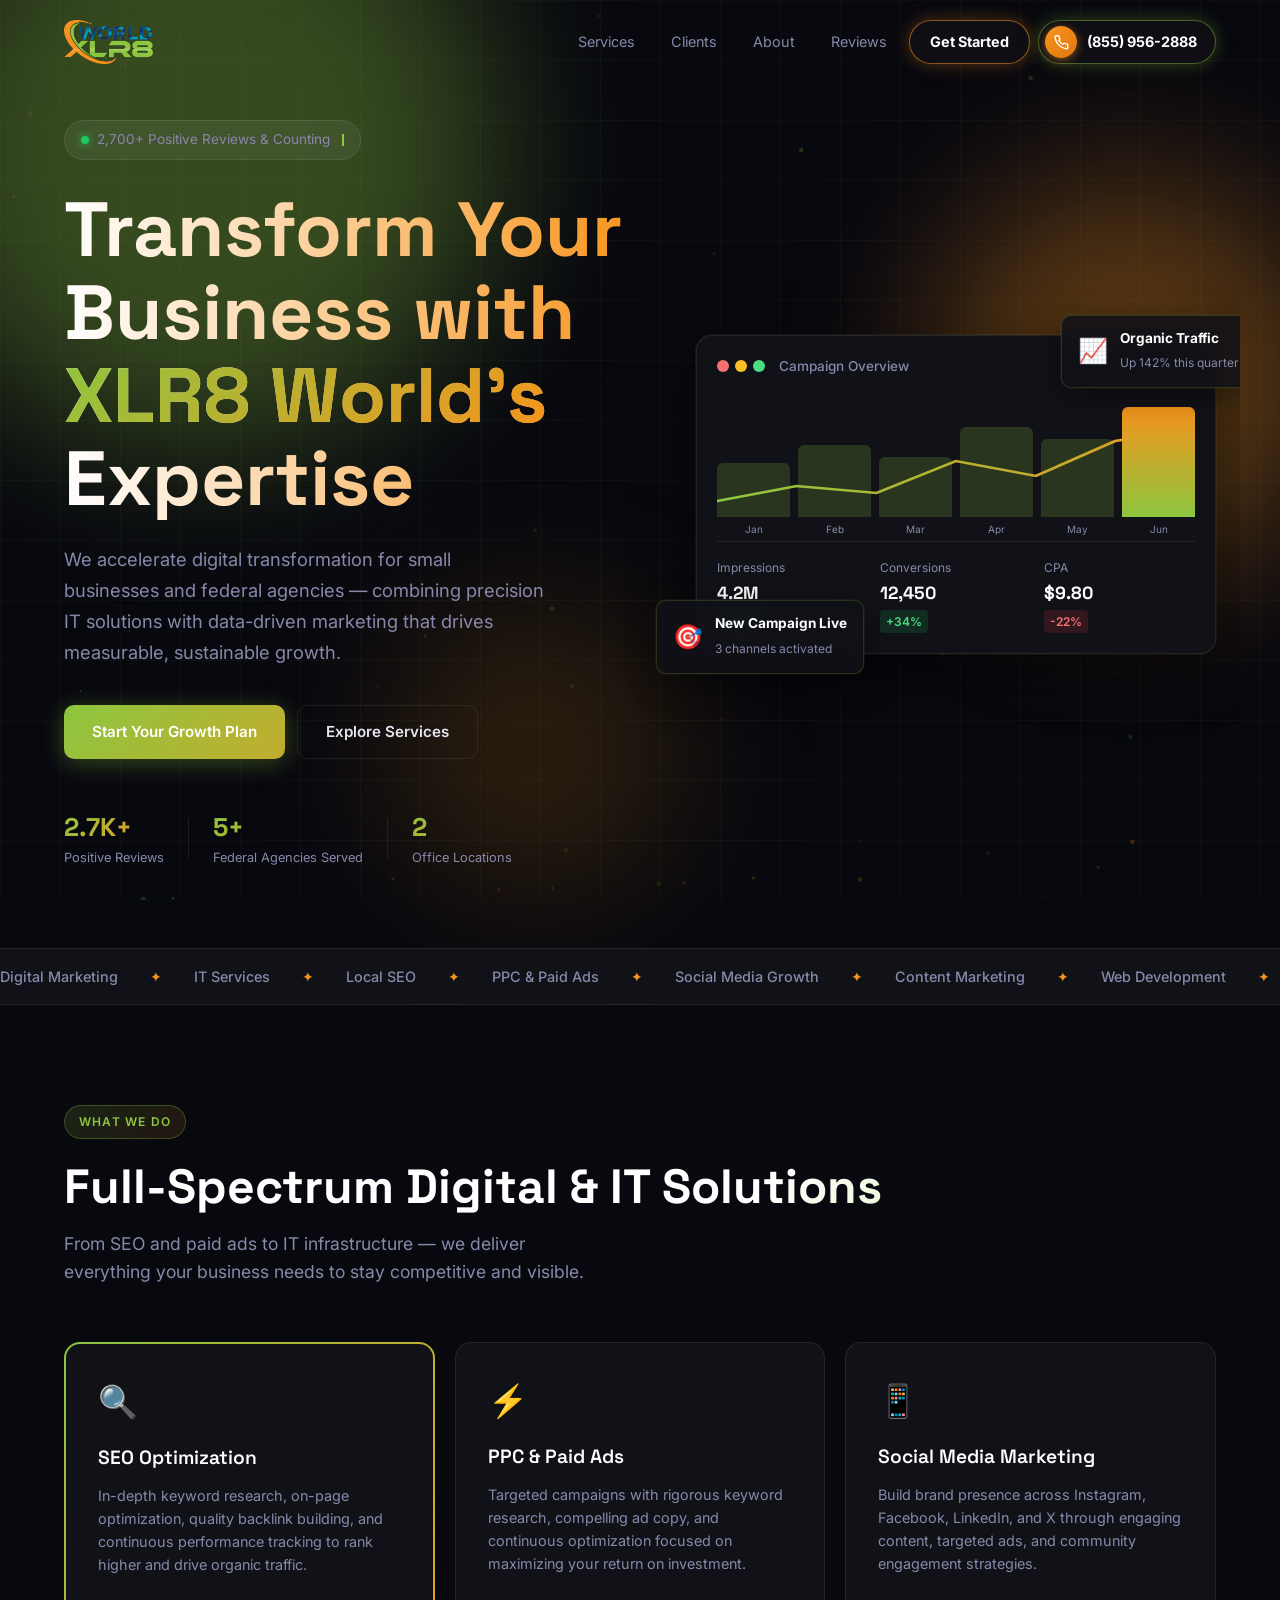
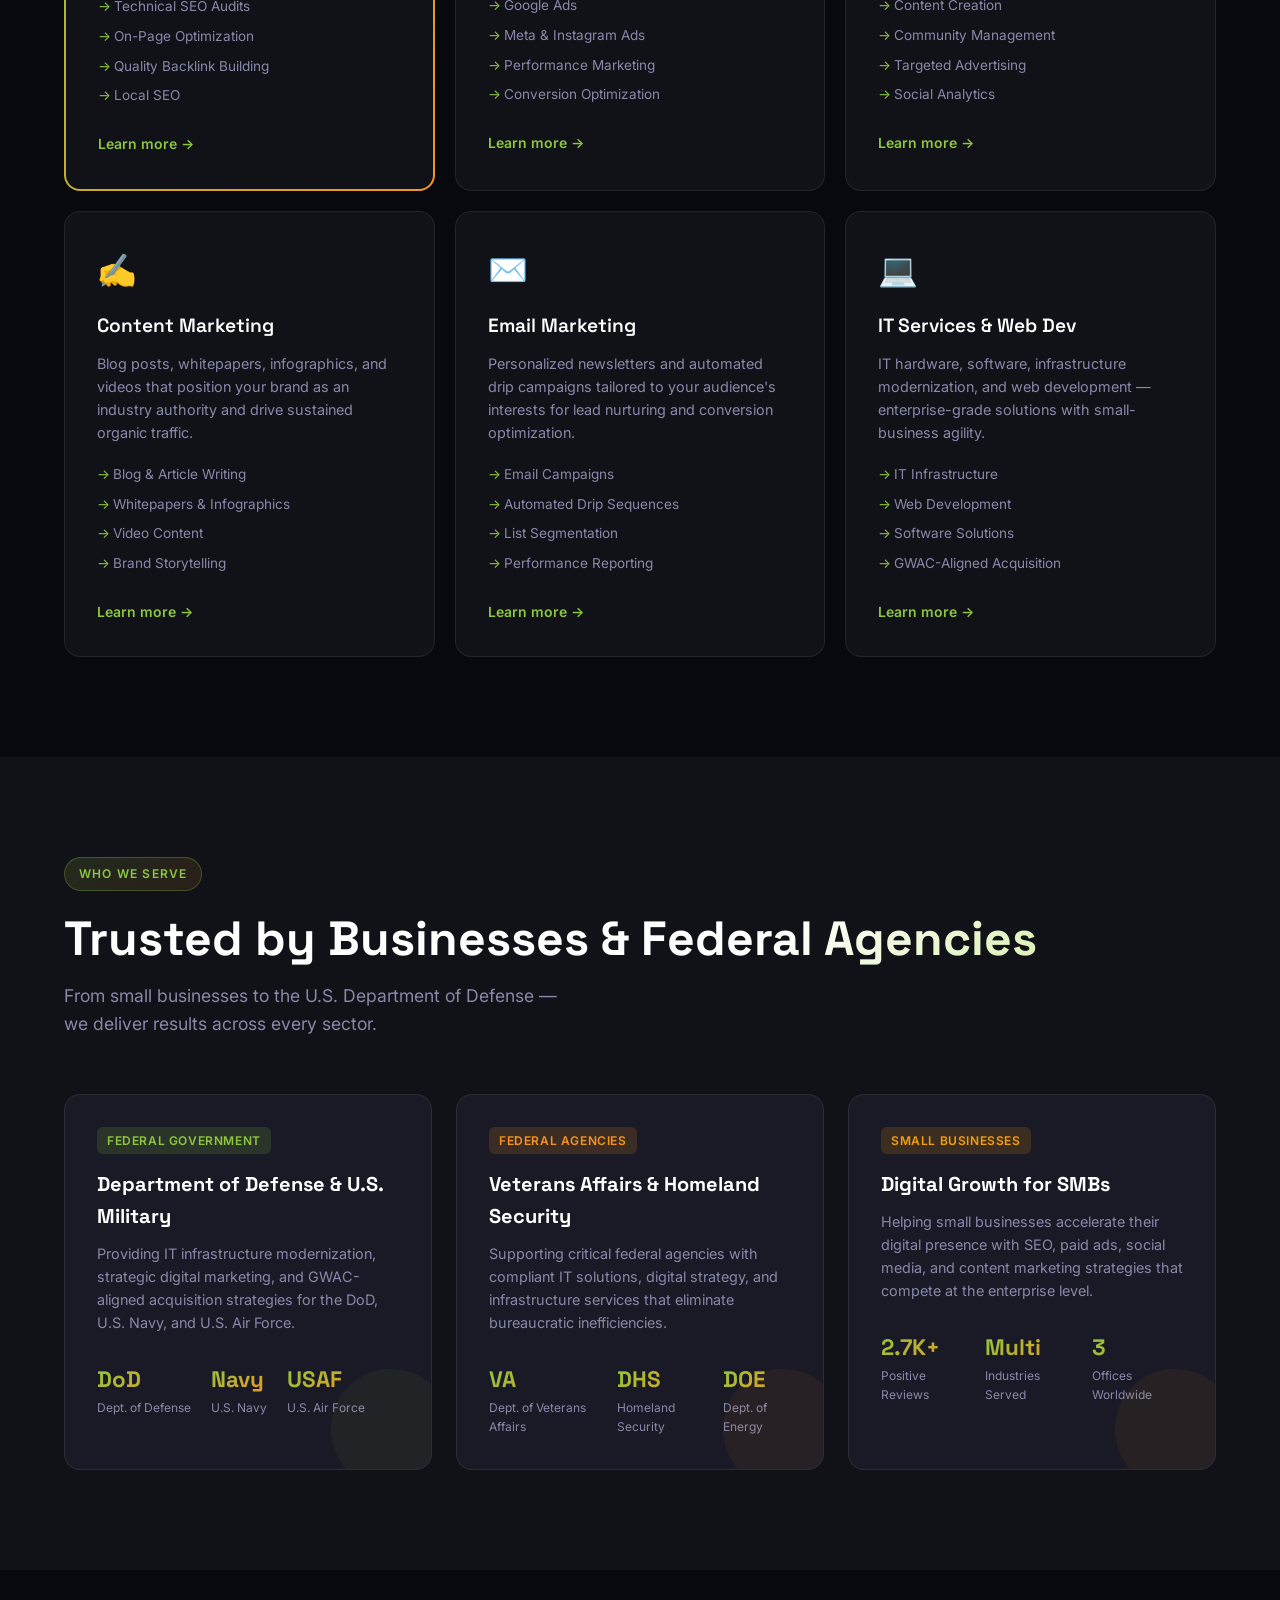
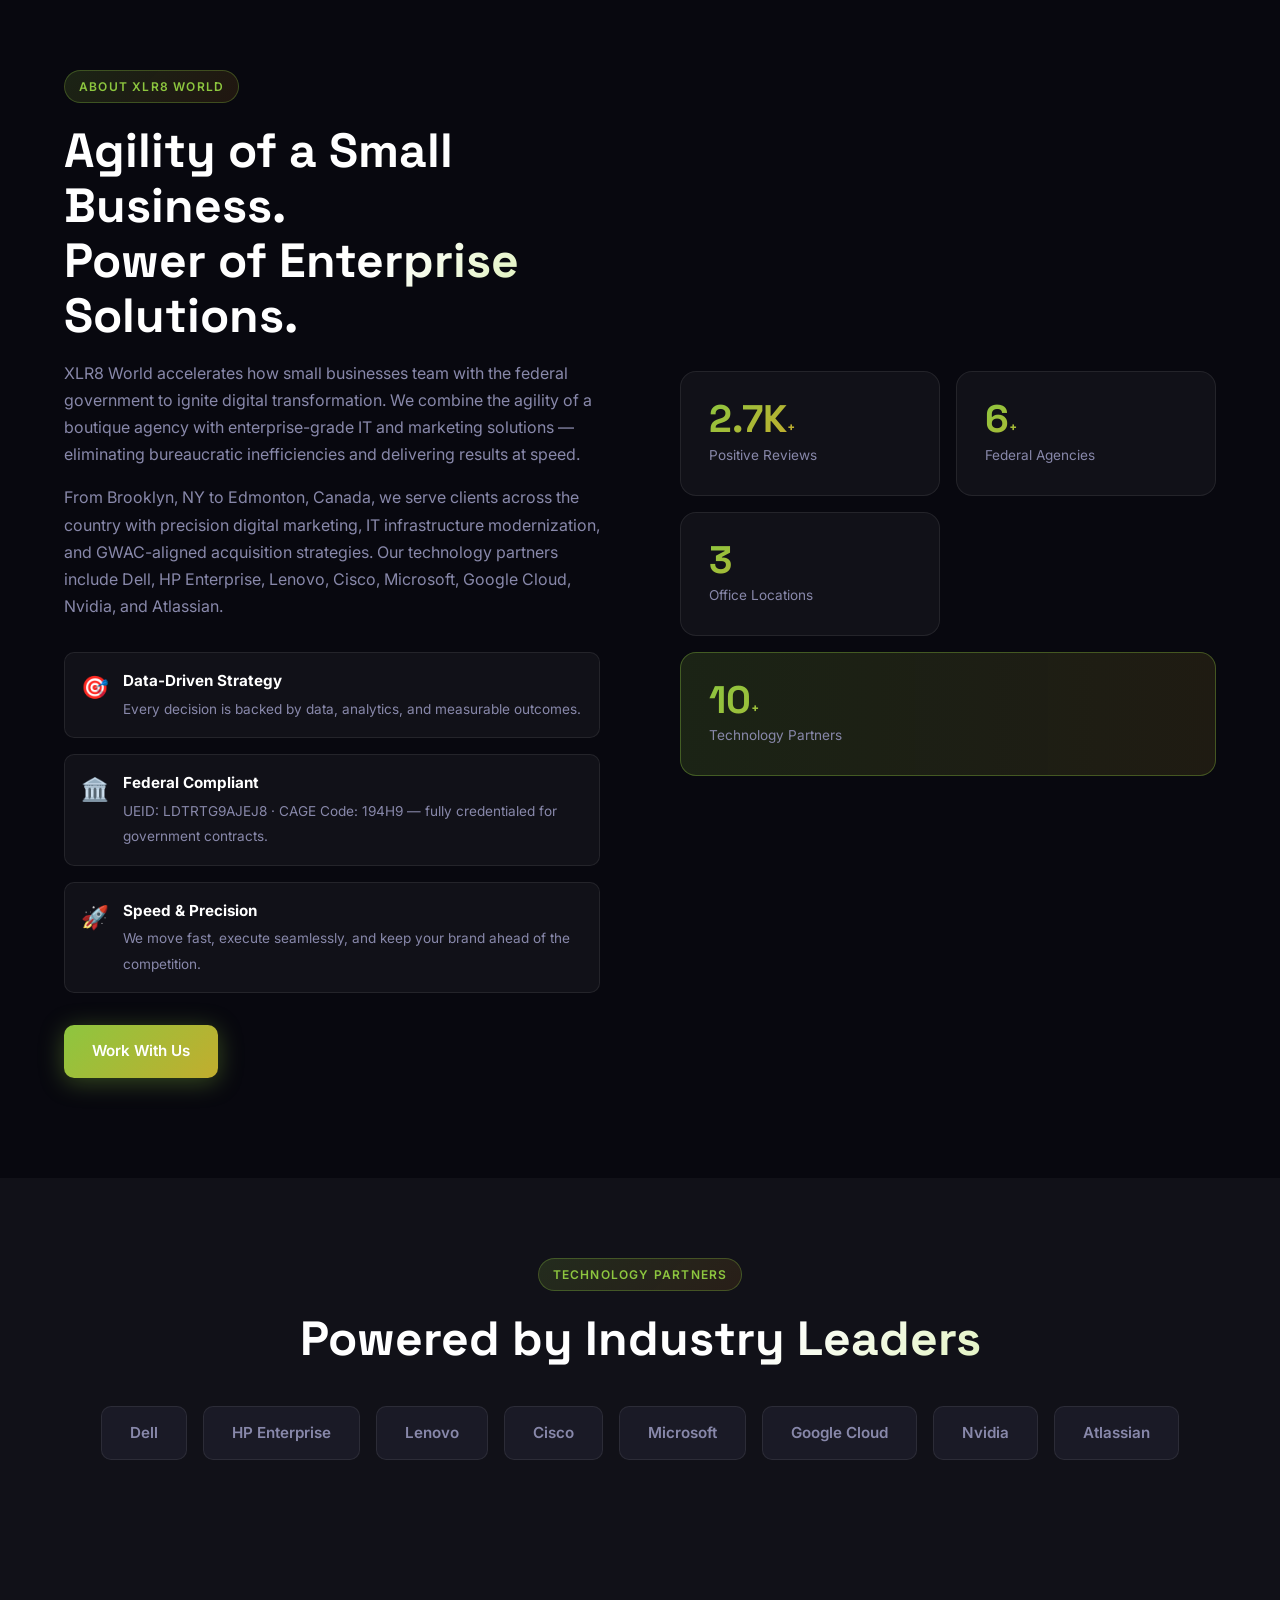
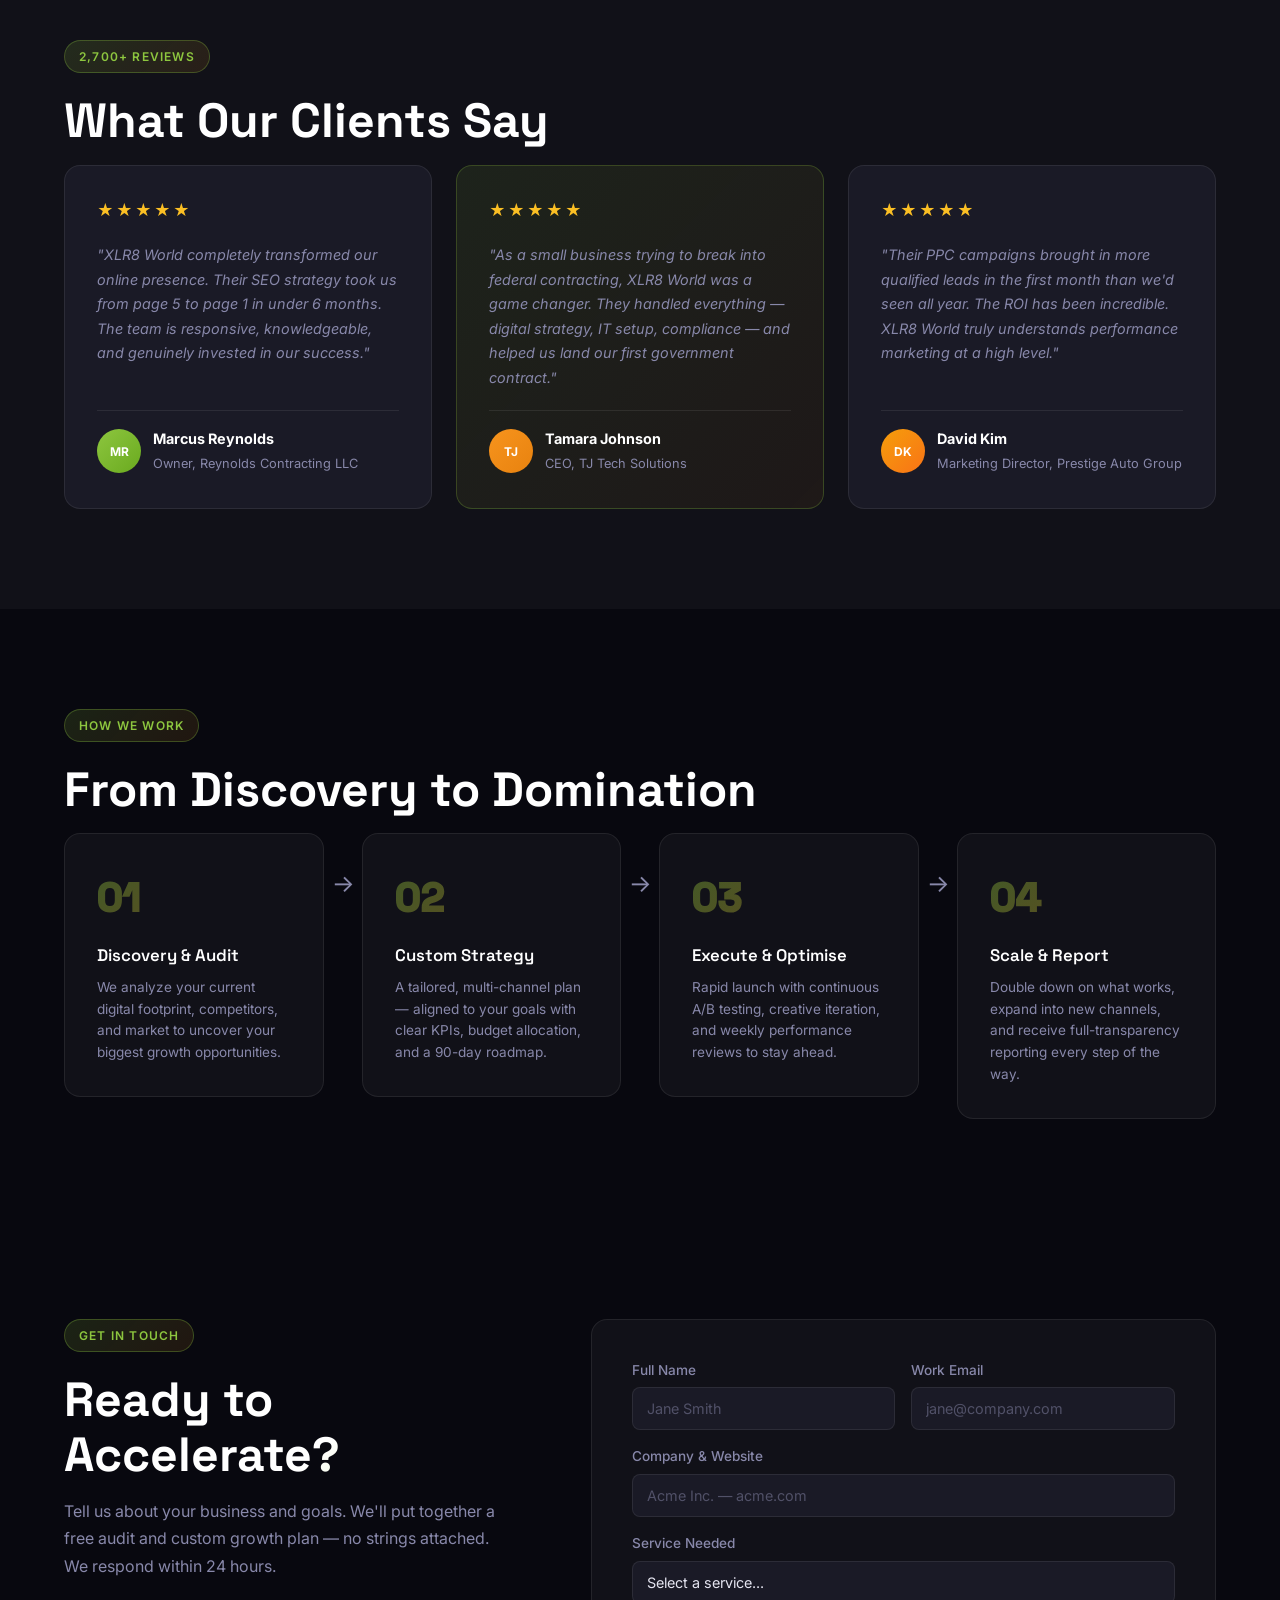
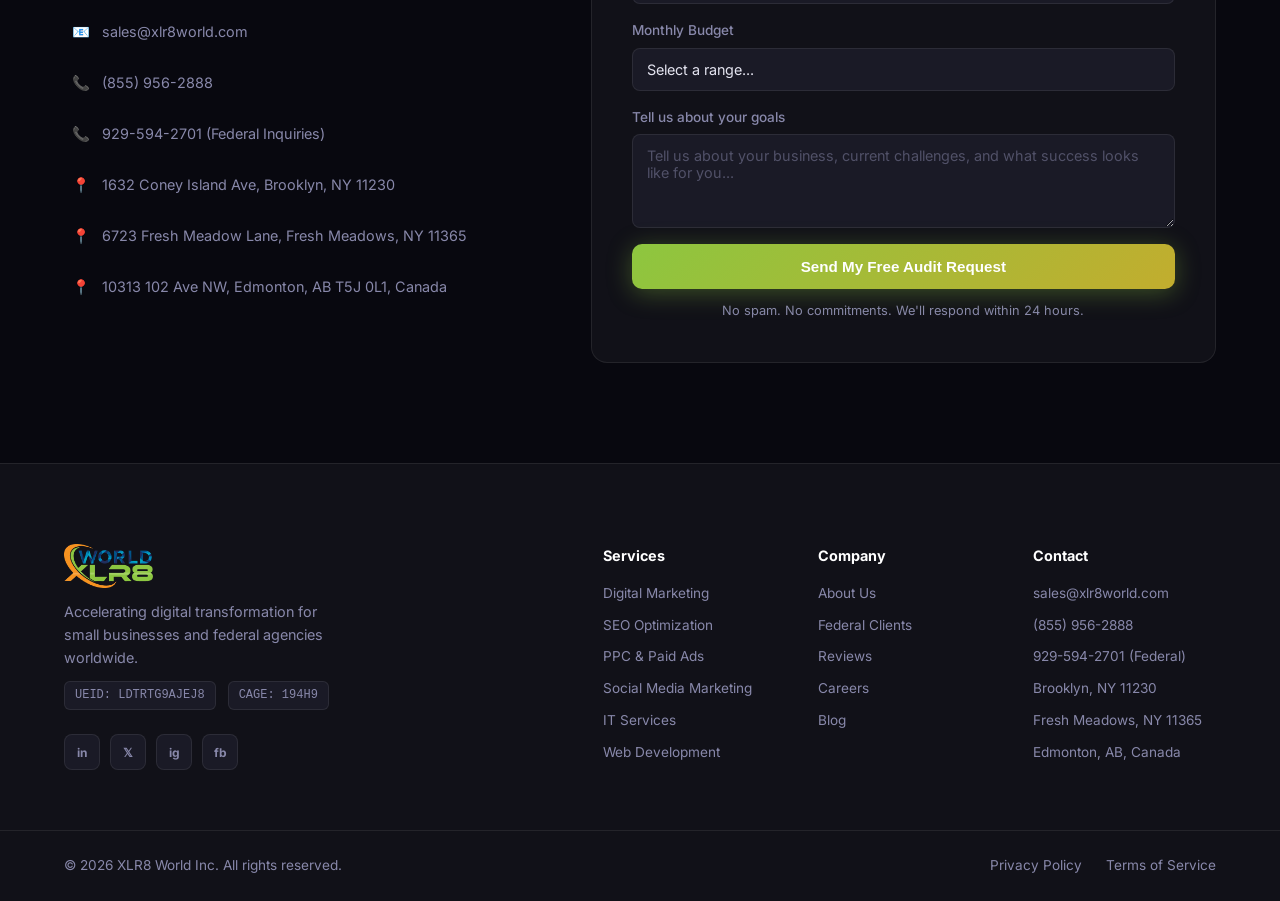
<file: index.html>
<!DOCTYPE html>
<html lang="en">
<head>
  <meta charset="UTF-8" />
  <meta name="viewport" content="width=device-width, initial-scale=1.0" />
  <title>XLR8 World — Digital Marketing &amp; IT Solutions</title>
  <meta name="description" content="XLR8 World accelerates your digital transformation with data-driven marketing, IT services, SEO, PPC, and social media strategies that drive measurable growth." />
  <link rel="preconnect" href="https://fonts.googleapis.com" />
  <link rel="preconnect" href="https://fonts.gstatic.com" crossorigin />
  <link href="https://fonts.googleapis.com/css2?family=Inter:wght@300;400;500;600;700;800;900&family=Space+Grotesk:wght@400;500;600;700&display=swap" rel="stylesheet" />
  <link rel="stylesheet" href="styles.css" />
</head>
<body>
  <div id="scrollProgress"></div>
  <canvas id="particles"></canvas>

  <!-- NAV -->
  <nav class="nav" id="nav">
    <div class="nav__inner">
      <a href="#" class="nav__logo"><img src="logo.webp" alt="XLR8 World" class="nav__logo-img" /></a>
      <ul class="nav__links">
        <li><a href="#services">Services</a></li>
        <li><a href="#work">Clients</a></li>
        <li><a href="#about">About</a></li>
        <li><a href="#testimonials">Reviews</a></li>
        <li><a href="#contact" class="nav__cta">Get Started</a></li>
        <li>
          <a href="tel:+18559562888" class="nav__call">
            <span class="nav__call-icon">
              <svg xmlns="http://www.w3.org/2000/svg" width="16" height="16" viewBox="0 0 24 24" fill="none" stroke="#fff" stroke-width="2.2" stroke-linecap="round" stroke-linejoin="round">
                <path d="M22 16.92v3a2 2 0 0 1-2.18 2 19.79 19.79 0 0 1-8.63-3.07A19.5 19.5 0 0 1 4.69 12 19.79 19.79 0 0 1 1.61 3.44 2 2 0 0 1 3.59 1.27h3a2 2 0 0 1 2 1.72c.127.96.361 1.903.7 2.81a2 2 0 0 1-.45 2.11L7.91 8.83a16 16 0 0 0 6 6l1.27-.83a2 2 0 0 1 2.11-.45c.907.339 1.85.573 2.81.7A2 2 0 0 1 22 16.92z"/>
              </svg>
            </span>
            (855) 956-2888
          </a>
        </li>
      </ul>
      <button class="nav__hamburger" id="hamburger" aria-label="Menu">
        <span></span><span></span><span></span>
      </button>
    </div>
    <div class="nav__mobile" id="mobileMenu">
      <ul>
        <li><a href="#services">Services</a></li>
        <li><a href="#work">Clients</a></li>
        <li><a href="#about">About</a></li>
        <li><a href="#testimonials">Reviews</a></li>
        <li><a href="#contact">Get Started</a></li>
      </ul>
    </div>
  </nav>

  <!-- HERO -->
  <section class="hero" id="home">
    <div class="hero__bg">
      <div class="hero__orb hero__orb--1"></div>
      <div class="hero__orb hero__orb--2"></div>
      <div class="hero__orb hero__orb--3"></div>
      <div class="hero__grid"></div>
    </div>
    <div class="hero__content">
      <div class="hero__badge">
        <span class="badge__dot"></span>
        2,700+ Positive Reviews &amp; Counting
      </div>
      <h1 class="hero__headline">
        Transform Your<br />
        Business with <span class="hero__highlight">XLR8 World's</span><br />
        Expertise
      </h1>
      <p class="hero__sub">
        We accelerate digital transformation for small businesses and federal agencies — combining precision IT solutions with data-driven marketing that drives measurable, sustainable growth.
      </p>
      <div class="hero__actions">
        <a href="#contact" class="btn btn--primary">Start Your Growth Plan</a>
        <a href="#services" class="btn btn--ghost">Explore Services</a>
      </div>
      <div class="hero__stats">
        <div class="hero__stat">
          <span class="stat__num">2.7K+</span>
          <span class="stat__label">Positive Reviews</span>
        </div>
        <div class="hero__divider"></div>
        <div class="hero__stat">
          <span class="stat__num">6+</span>
          <span class="stat__label">Federal Agencies Served</span>
        </div>
        <div class="hero__divider"></div>
        <div class="hero__stat">
          <span class="stat__num">3</span>
          <span class="stat__label">Office Locations</span>
        </div>
      </div>
    </div>
    <div class="hero__visual">
      <div class="dashboard">
        <div class="dashboard__header">
          <div class="dashboard__dot red"></div>
          <div class="dashboard__dot yellow"></div>
          <div class="dashboard__dot green"></div>
          <span>Campaign Overview</span>
        </div>
        <div class="dashboard__chart">
          <div class="chart__bars">
            <div class="bar" style="--h:45%"><span>Jan</span></div>
            <div class="bar" style="--h:60%"><span>Feb</span></div>
            <div class="bar" style="--h:50%"><span>Mar</span></div>
            <div class="bar" style="--h:75%"><span>Apr</span></div>
            <div class="bar" style="--h:65%"><span>May</span></div>
            <div class="bar bar--active" style="--h:92%"><span>Jun</span></div>
          </div>
          <div class="chart__line">
            <svg viewBox="0 0 300 100" preserveAspectRatio="none">
              <polyline points="0,80 50,65 100,72 150,40 200,55 250,20 300,8" fill="none" stroke="url(#grad)" stroke-width="2.5" stroke-linecap="round"/>
              <defs>
                <linearGradient id="grad" x1="0%" y1="0%" x2="100%" y2="0%">
                  <stop offset="0%" stop-color="#8DC63F"/>
                  <stop offset="100%" stop-color="#F7941D"/>
                </linearGradient>
              </defs>
            </svg>
          </div>
        </div>
        <div class="dashboard__metrics">
          <div class="metric">
            <span class="metric__label">Impressions</span>
            <span class="metric__val">4.2M</span>
            <span class="metric__delta up">+18%</span>
          </div>
          <div class="metric">
            <span class="metric__label">Conversions</span>
            <span class="metric__val">12,450</span>
            <span class="metric__delta up">+34%</span>
          </div>
          <div class="metric">
            <span class="metric__label">CPA</span>
            <span class="metric__val">$9.80</span>
            <span class="metric__delta down">-22%</span>
          </div>
        </div>
      </div>
      <div class="float-card float-card--1">
        <div class="float-icon">📈</div>
        <div>
          <strong>Organic Traffic</strong>
          <span>Up 142% this quarter</span>
        </div>
      </div>
      <div class="float-card float-card--2">
        <div class="float-icon">🎯</div>
        <div>
          <strong>New Campaign Live</strong>
          <span>3 channels activated</span>
        </div>
      </div>
    </div>
  </section>

  <!-- MARQUEE -->
  <div class="marquee-wrap">
    <div class="marquee">
      <span>Digital Marketing</span><span class="sep">✦</span>
      <span>IT Services</span><span class="sep">✦</span>
      <span>Local SEO</span><span class="sep">✦</span>
      <span>PPC &amp; Paid Ads</span><span class="sep">✦</span>
      <span>Social Media Growth</span><span class="sep">✦</span>
      <span>Content Marketing</span><span class="sep">✦</span>
      <span>Web Development</span><span class="sep">✦</span>
      <span>Performance Marketing</span><span class="sep">✦</span>
      <span>Digital Marketing</span><span class="sep">✦</span>
      <span>IT Services</span><span class="sep">✦</span>
      <span>Local SEO</span><span class="sep">✦</span>
      <span>PPC &amp; Paid Ads</span><span class="sep">✦</span>
      <span>Social Media Growth</span><span class="sep">✦</span>
      <span>Content Marketing</span><span class="sep">✦</span>
      <span>Web Development</span><span class="sep">✦</span>
      <span>Performance Marketing</span><span class="sep">✦</span>
    </div>
  </div>

  <!-- SERVICES -->
  <section class="services" id="services">
    <div class="container">
      <div class="section-label">What We Do</div>
      <h2 class="section-title">Full-Spectrum Digital &amp; IT Solutions</h2>
      <p class="section-sub">From SEO and paid ads to IT infrastructure — we deliver everything your business needs to stay competitive and visible.</p>
      <div class="services__grid">

        <div class="service-card service-card--featured">
          <div class="service-card__icon">🔍</div>
          <h3>SEO Optimization</h3>
          <p>In-depth keyword research, on-page optimization, quality backlink building, and continuous performance tracking to rank higher and drive organic traffic.</p>
          <ul class="service-card__list">
            <li>Technical SEO Audits</li>
            <li>On-Page Optimization</li>
            <li>Quality Backlink Building</li>
            <li>Local SEO</li>
          </ul>
          <a href="#contact" class="service-card__link">Learn more →</a>
        </div>

        <div class="service-card">
          <div class="service-card__icon">⚡</div>
          <h3>PPC &amp; Paid Ads</h3>
          <p>Targeted campaigns with rigorous keyword research, compelling ad copy, and continuous optimization focused on maximizing your return on investment.</p>
          <ul class="service-card__list">
            <li>Google Ads</li>
            <li>Meta &amp; Instagram Ads</li>
            <li>Performance Marketing</li>
            <li>Conversion Optimization</li>
          </ul>
          <a href="#contact" class="service-card__link">Learn more →</a>
        </div>

        <div class="service-card">
          <div class="service-card__icon">📱</div>
          <h3>Social Media Marketing</h3>
          <p>Build brand presence across Instagram, Facebook, LinkedIn, and X through engaging content, targeted ads, and community engagement strategies.</p>
          <ul class="service-card__list">
            <li>Content Creation</li>
            <li>Community Management</li>
            <li>Targeted Advertising</li>
            <li>Social Analytics</li>
          </ul>
          <a href="#contact" class="service-card__link">Learn more →</a>
        </div>

        <div class="service-card">
          <div class="service-card__icon">✍️</div>
          <h3>Content Marketing</h3>
          <p>Blog posts, whitepapers, infographics, and videos that position your brand as an industry authority and drive sustained organic traffic.</p>
          <ul class="service-card__list">
            <li>Blog &amp; Article Writing</li>
            <li>Whitepapers &amp; Infographics</li>
            <li>Video Content</li>
            <li>Brand Storytelling</li>
          </ul>
          <a href="#contact" class="service-card__link">Learn more →</a>
        </div>

        <div class="service-card">
          <div class="service-card__icon">✉️</div>
          <h3>Email Marketing</h3>
          <p>Personalized newsletters and automated drip campaigns tailored to your audience's interests for lead nurturing and conversion optimization.</p>
          <ul class="service-card__list">
            <li>Email Campaigns</li>
            <li>Automated Drip Sequences</li>
            <li>List Segmentation</li>
            <li>Performance Reporting</li>
          </ul>
          <a href="#contact" class="service-card__link">Learn more →</a>
        </div>

        <div class="service-card">
          <div class="service-card__icon">💻</div>
          <h3>IT Services &amp; Web Dev</h3>
          <p>IT hardware, software, infrastructure modernization, and web development — enterprise-grade solutions with small-business agility.</p>
          <ul class="service-card__list">
            <li>IT Infrastructure</li>
            <li>Web Development</li>
            <li>Software Solutions</li>
            <li>GWAC-Aligned Acquisition</li>
          </ul>
          <a href="#contact" class="service-card__link">Learn more →</a>
        </div>

      </div>
    </div>
  </section>

  <!-- FEDERAL CLIENTS -->
  <section class="work" id="work">
    <div class="container">
      <div class="section-label">Who We Serve</div>
      <h2 class="section-title">Trusted by Businesses &amp; Federal Agencies</h2>
      <p class="section-sub">From small businesses to the U.S. Department of Defense — we deliver results across every sector.</p>
      <div class="work__grid">

        <div class="work-card" style="--accent:#8DC63F">
          <div class="work-card__tag">Federal Government</div>
          <h3>Department of Defense &amp; U.S. Military</h3>
          <p>Providing IT infrastructure modernization, strategic digital marketing, and GWAC-aligned acquisition strategies for the DoD, U.S. Navy, and U.S. Air Force.</p>
          <div class="work-card__results">
            <div class="work-result">
              <span class="work-result__num">DoD</span>
              <span class="work-result__label">Dept. of Defense</span>
            </div>
            <div class="work-result">
              <span class="work-result__num">Navy</span>
              <span class="work-result__label">U.S. Navy</span>
            </div>
            <div class="work-result">
              <span class="work-result__num">USAF</span>
              <span class="work-result__label">U.S. Air Force</span>
            </div>
          </div>
          <div class="work-card__visual work-card__visual--1"></div>
        </div>

        <div class="work-card" style="--accent:#F7941D">
          <div class="work-card__tag">Federal Agencies</div>
          <h3>Veterans Affairs &amp; Homeland Security</h3>
          <p>Supporting critical federal agencies with compliant IT solutions, digital strategy, and infrastructure services that eliminate bureaucratic inefficiencies.</p>
          <div class="work-card__results">
            <div class="work-result">
              <span class="work-result__num">VA</span>
              <span class="work-result__label">Dept. of Veterans Affairs</span>
            </div>
            <div class="work-result">
              <span class="work-result__num">DHS</span>
              <span class="work-result__label">Homeland Security</span>
            </div>
            <div class="work-result">
              <span class="work-result__num">DOE</span>
              <span class="work-result__label">Dept. of Energy</span>
            </div>
          </div>
          <div class="work-card__visual work-card__visual--2"></div>
        </div>

        <div class="work-card" style="--accent:#f59e0b">
          <div class="work-card__tag">Small Businesses</div>
          <h3>Digital Growth for SMBs</h3>
          <p>Helping small businesses accelerate their digital presence with SEO, paid ads, social media, and content marketing strategies that compete at the enterprise level.</p>
          <div class="work-card__results">
            <div class="work-result">
              <span class="work-result__num">2.7K+</span>
              <span class="work-result__label">Positive Reviews</span>
            </div>
            <div class="work-result">
              <span class="work-result__num">Multi</span>
              <span class="work-result__label">Industries Served</span>
            </div>
            <div class="work-result">
              <span class="work-result__num">3</span>
              <span class="work-result__label">Offices Worldwide</span>
            </div>
          </div>
          <div class="work-card__visual work-card__visual--3"></div>
        </div>

      </div>
    </div>
  </section>

  <!-- ABOUT -->
  <section class="about" id="about">
    <div class="container about__inner">
      <div class="about__content">
        <div class="section-label">About XLR8 World</div>
        <h2 class="section-title">Agility of a Small Business.<br />Power of Enterprise Solutions.</h2>
        <p>XLR8 World accelerates how small businesses team with the federal government to ignite digital transformation. We combine the agility of a boutique agency with enterprise-grade IT and marketing solutions — eliminating bureaucratic inefficiencies and delivering results at speed.</p>
        <p>From Brooklyn, NY to Edmonton, Canada, we serve clients across the country with precision digital marketing, IT infrastructure modernization, and GWAC-aligned acquisition strategies. Our technology partners include Dell, HP Enterprise, Lenovo, Cisco, Microsoft, Google Cloud, Nvidia, and Atlassian.</p>
        <div class="about__pillars">
          <div class="pillar">
            <div class="pillar__icon">🎯</div>
            <div>
              <strong>Data-Driven Strategy</strong>
              <span>Every decision is backed by data, analytics, and measurable outcomes.</span>
            </div>
          </div>
          <div class="pillar">
            <div class="pillar__icon">🏛️</div>
            <div>
              <strong>Federal Compliant</strong>
              <span>UEID: LDTRTG9AJEJ8 · CAGE Code: 194H9 — fully credentialed for government contracts.</span>
            </div>
          </div>
          <div class="pillar">
            <div class="pillar__icon">🚀</div>
            <div>
              <strong>Speed &amp; Precision</strong>
              <span>We move fast, execute seamlessly, and keep your brand ahead of the competition.</span>
            </div>
          </div>
        </div>
        <a href="#contact" class="btn btn--primary">Work With Us</a>
      </div>
      <div class="about__stats-block">
        <div class="about__stat-card">
          <span class="about__big-num">2.7K<span>+</span></span>
          <span>Positive Reviews</span>
        </div>
        <div class="about__stat-card">
          <span class="about__big-num">6<span>+</span></span>
          <span>Federal Agencies</span>
        </div>
        <div class="about__stat-card">
          <span class="about__big-num">3</span>
          <span>Office Locations</span>
        </div>
        <div class="about__stat-card about__stat-card--accent">
          <span class="about__big-num">10<span>+</span></span>
          <span>Technology Partners</span>
        </div>
      </div>
    </div>
  </section>

  <!-- TECH PARTNERS -->
  <section class="partners">
    <div class="container">
      <div class="section-label">Technology Partners</div>
      <h2 class="section-title" style="text-align:center;">Powered by Industry Leaders</h2>
      <div class="partners__grid">
        <div class="partner-badge">Dell</div>
        <div class="partner-badge">HP Enterprise</div>
        <div class="partner-badge">Lenovo</div>
        <div class="partner-badge">Cisco</div>
        <div class="partner-badge">Microsoft</div>
        <div class="partner-badge">Google Cloud</div>
        <div class="partner-badge">Nvidia</div>
        <div class="partner-badge">Atlassian</div>
      </div>
    </div>
  </section>

  <!-- TESTIMONIALS -->
  <section class="testimonials" id="testimonials">
    <div class="container">
      <div class="section-label">2,700+ Reviews</div>
      <h2 class="section-title">What Our Clients Say</h2>
      <div class="testimonials__grid">

        <div class="testi-card">
          <div class="testi-card__stars">★★★★★</div>
          <blockquote>"XLR8 World completely transformed our online presence. Their SEO strategy took us from page 5 to page 1 in under 6 months. The team is responsive, knowledgeable, and genuinely invested in our success."</blockquote>
          <div class="testi-card__author">
            <div class="testi-avatar" style="background:linear-gradient(135deg,#8DC63F,#6aaa1f)">MR</div>
            <div>
              <strong>Marcus Reynolds</strong>
              <span>Owner, Reynolds Contracting LLC</span>
            </div>
          </div>
        </div>

        <div class="testi-card testi-card--accent">
          <div class="testi-card__stars">★★★★★</div>
          <blockquote>"As a small business trying to break into federal contracting, XLR8 World was a game changer. They handled everything — digital strategy, IT setup, compliance — and helped us land our first government contract."</blockquote>
          <div class="testi-card__author">
            <div class="testi-avatar" style="background:linear-gradient(135deg,#F7941D,#e8820f)">TJ</div>
            <div>
              <strong>Tamara Johnson</strong>
              <span>CEO, TJ Tech Solutions</span>
            </div>
          </div>
        </div>

        <div class="testi-card">
          <div class="testi-card__stars">★★★★★</div>
          <blockquote>"Their PPC campaigns brought in more qualified leads in the first month than we'd seen all year. The ROI has been incredible. XLR8 World truly understands performance marketing at a high level."</blockquote>
          <div class="testi-card__author">
            <div class="testi-avatar" style="background:linear-gradient(135deg,#f59e0b,#f97316)">DK</div>
            <div>
              <strong>David Kim</strong>
              <span>Marketing Director, Prestige Auto Group</span>
            </div>
          </div>
        </div>

      </div>
    </div>
  </section>

  <!-- PROCESS -->
  <section class="process">
    <div class="container">
      <div class="section-label">How We Work</div>
      <h2 class="section-title">From Discovery to Domination</h2>
      <div class="process__steps">
        <div class="process-step">
          <div class="process-step__num">01</div>
          <h3>Discovery &amp; Audit</h3>
          <p>We analyze your current digital footprint, competitors, and market to uncover your biggest growth opportunities.</p>
        </div>
        <div class="process-step__arrow">→</div>
        <div class="process-step">
          <div class="process-step__num">02</div>
          <h3>Custom Strategy</h3>
          <p>A tailored, multi-channel plan — aligned to your goals with clear KPIs, budget allocation, and a 90-day roadmap.</p>
        </div>
        <div class="process-step__arrow">→</div>
        <div class="process-step">
          <div class="process-step__num">03</div>
          <h3>Execute &amp; Optimise</h3>
          <p>Rapid launch with continuous A/B testing, creative iteration, and weekly performance reviews to stay ahead.</p>
        </div>
        <div class="process-step__arrow">→</div>
        <div class="process-step">
          <div class="process-step__num">04</div>
          <h3>Scale &amp; Report</h3>
          <p>Double down on what works, expand into new channels, and receive full-transparency reporting every step of the way.</p>
        </div>
      </div>
    </div>
  </section>

  <!-- CONTACT -->
  <section class="contact" id="contact">
    <div class="container contact__inner">
      <div class="contact__text">
        <div class="section-label">Get In Touch</div>
        <h2 class="section-title">Ready to Accelerate?</h2>
        <p>Tell us about your business and goals. We'll put together a free audit and custom growth plan — no strings attached. We respond within 24 hours.</p>
        <div class="contact__info">
          <div class="contact__info-item">
            <span>📧</span>
            <a href="mailto:sales@xlr8world.com">sales@xlr8world.com</a>
          </div>
          <div class="contact__info-item">
            <span>📞</span>
            <a href="tel:+18559562888">(855) 956-2888</a>
          </div>
          <div class="contact__info-item">
            <span>📞</span>
            <a href="tel:+19295942701">929-594-2701 (Federal Inquiries)</a>
          </div>
          <div class="contact__info-item">
            <span>📍</span>
            <span>1632 Coney Island Ave, Brooklyn, NY 11230</span>
          </div>
          <div class="contact__info-item">
            <span>📍</span>
            <span>6723 Fresh Meadow Lane, Fresh Meadows, NY 11365</span>
          </div>
          <div class="contact__info-item">
            <span>📍</span>
            <span>10313 102 Ave NW, Edmonton, AB T5J 0L1, Canada</span>
          </div>
        </div>
      </div>
      <form class="contact__form" id="contactForm" novalidate>
        <div class="form-row">
          <div class="form-group">
            <label for="name">Full Name</label>
            <input type="text" id="name" name="name" placeholder="Jane Smith" required />
          </div>
          <div class="form-group">
            <label for="email">Work Email</label>
            <input type="email" id="email" name="email" placeholder="jane@company.com" required />
          </div>
        </div>
        <div class="form-group">
          <label for="company">Company &amp; Website</label>
          <input type="text" id="company" name="company" placeholder="Acme Inc. — acme.com" />
        </div>
        <div class="form-group">
          <label for="service">Service Needed</label>
          <select id="service" name="service">
            <option value="">Select a service...</option>
            <option>Digital Marketing</option>
            <option>SEO Optimization</option>
            <option>PPC &amp; Paid Ads</option>
            <option>Social Media Marketing</option>
            <option>Content Marketing</option>
            <option>Email Marketing</option>
            <option>IT Services</option>
            <option>Web Development</option>
            <option>Federal / Government</option>
            <option>Full-Service Package</option>
          </select>
        </div>
        <div class="form-group">
          <label for="budget">Monthly Budget</label>
          <select id="budget" name="budget">
            <option value="">Select a range...</option>
            <option>Under $5,000</option>
            <option>$5,000 – $20,000</option>
            <option>$20,000 – $50,000</option>
            <option>$50,000 – $100,000</option>
            <option>$100,000+</option>
          </select>
        </div>
        <div class="form-group">
          <label for="message">Tell us about your goals</label>
          <textarea id="message" name="message" rows="4" placeholder="Tell us about your business, current challenges, and what success looks like for you..."></textarea>
        </div>
        <button type="submit" class="btn btn--primary btn--full">Send My Free Audit Request</button>
        <p class="form-note">No spam. No commitments. We'll respond within 24 hours.</p>
        <div class="form-success" id="formSuccess">
          <span>🎉</span>
          <strong>Got it! We'll be in touch within 24 hours.</strong>
        </div>
      </form>
    </div>
  </section>

  <!-- FOOTER -->
  <footer class="footer">
    <div class="container footer__inner">
      <div class="footer__brand">
        <a href="#" class="nav__logo"><img src="logo.webp" alt="XLR8 World" class="nav__logo-img" /></a>
        <p>Accelerating digital transformation for small businesses and federal agencies worldwide.</p>
        <div class="footer__credentials">
          <span>UEID: LDTRTG9AJEJ8</span>
          <span>CAGE: 194H9</span>
        </div>
        <div class="footer__social">
          <a href="#" aria-label="LinkedIn">in</a>
          <a href="#" aria-label="Twitter">𝕏</a>
          <a href="#" aria-label="Instagram">ig</a>
          <a href="#" aria-label="Facebook">fb</a>
        </div>
      </div>
      <div class="footer__links">
        <div class="footer__col">
          <strong>Services</strong>
          <ul>
            <li><a href="digital-marketing.html">Digital Marketing</a></li>
            <li><a href="seo-optimization.html">SEO Optimization</a></li>
            <li><a href="ppc-paid-ads.html">PPC &amp; Paid Ads</a></li>
            <li><a href="social-media-marketing.html">Social Media Marketing</a></li>
            <li><a href="it-services.html">IT Services</a></li>
            <li><a href="web-development.html">Web Development</a></li>
          </ul>
        </div>
        <div class="footer__col">
          <strong>Company</strong>
          <ul>
            <li><a href="about.html">About Us</a></li>
            <li><a href="federal-clients.html">Federal Clients</a></li>
            <li><a href="reviews.html">Reviews</a></li>
            <li><a href="careers.html">Careers</a></li>
            <li><a href="blog.html">Blog</a></li>
          </ul>
        </div>
        <div class="footer__col">
          <strong>Contact</strong>
          <ul>
            <li><a href="mailto:sales@xlr8world.com">sales@xlr8world.com</a></li>
            <li><a href="tel:+18559562888">(855) 956-2888</a></li>
            <li><a href="tel:+19295942701">929-594-2701 (Federal)</a></li>
            <li>Brooklyn, NY 11230</li>
            <li>Fresh Meadows, NY 11365</li>
            <li>Edmonton, AB, Canada</li>
          </ul>
        </div>
      </div>
    </div>
    <div class="footer__bottom">
      <div class="container">
        <span>© 2026 XLR8 World Inc. All rights reserved.</span>
        <div>
          <a href="#">Privacy Policy</a>
          <a href="#">Terms of Service</a>
        </div>
      </div>
    </div>
  </footer>

  <!-- FLOATING CALL BUTTON -->
  <a href="tel:+18559562888" class="call-btn" id="callBtn" aria-label="Call us">
    <div class="call-btn__icon">
      <svg xmlns="http://www.w3.org/2000/svg" width="22" height="22" viewBox="0 0 24 24" fill="none" stroke="#fff" stroke-width="2.2" stroke-linecap="round" stroke-linejoin="round">
        <path d="M22 16.92v3a2 2 0 0 1-2.18 2 19.79 19.79 0 0 1-8.63-3.07A19.5 19.5 0 0 1 4.69 12 19.79 19.79 0 0 1 1.61 3.44 2 2 0 0 1 3.59 1.27h3a2 2 0 0 1 2 1.72c.127.96.361 1.903.7 2.81a2 2 0 0 1-.45 2.11L7.91 8.83a16 16 0 0 0 6 6l1.27-.83a2 2 0 0 1 2.11-.45c.907.339 1.85.573 2.81.7A2 2 0 0 1 22 16.92z"/>
        <path d="M14.05 2a9 9 0 0 1 8 7.94M14.05 6A5 5 0 0 1 18 10" opacity="0.6"/>
      </svg>
    </div>
    <span class="call-btn__number">(855) 956-2888</span>
  </a>

  <script src="script.js"></script>
</body>
</html>
</file>
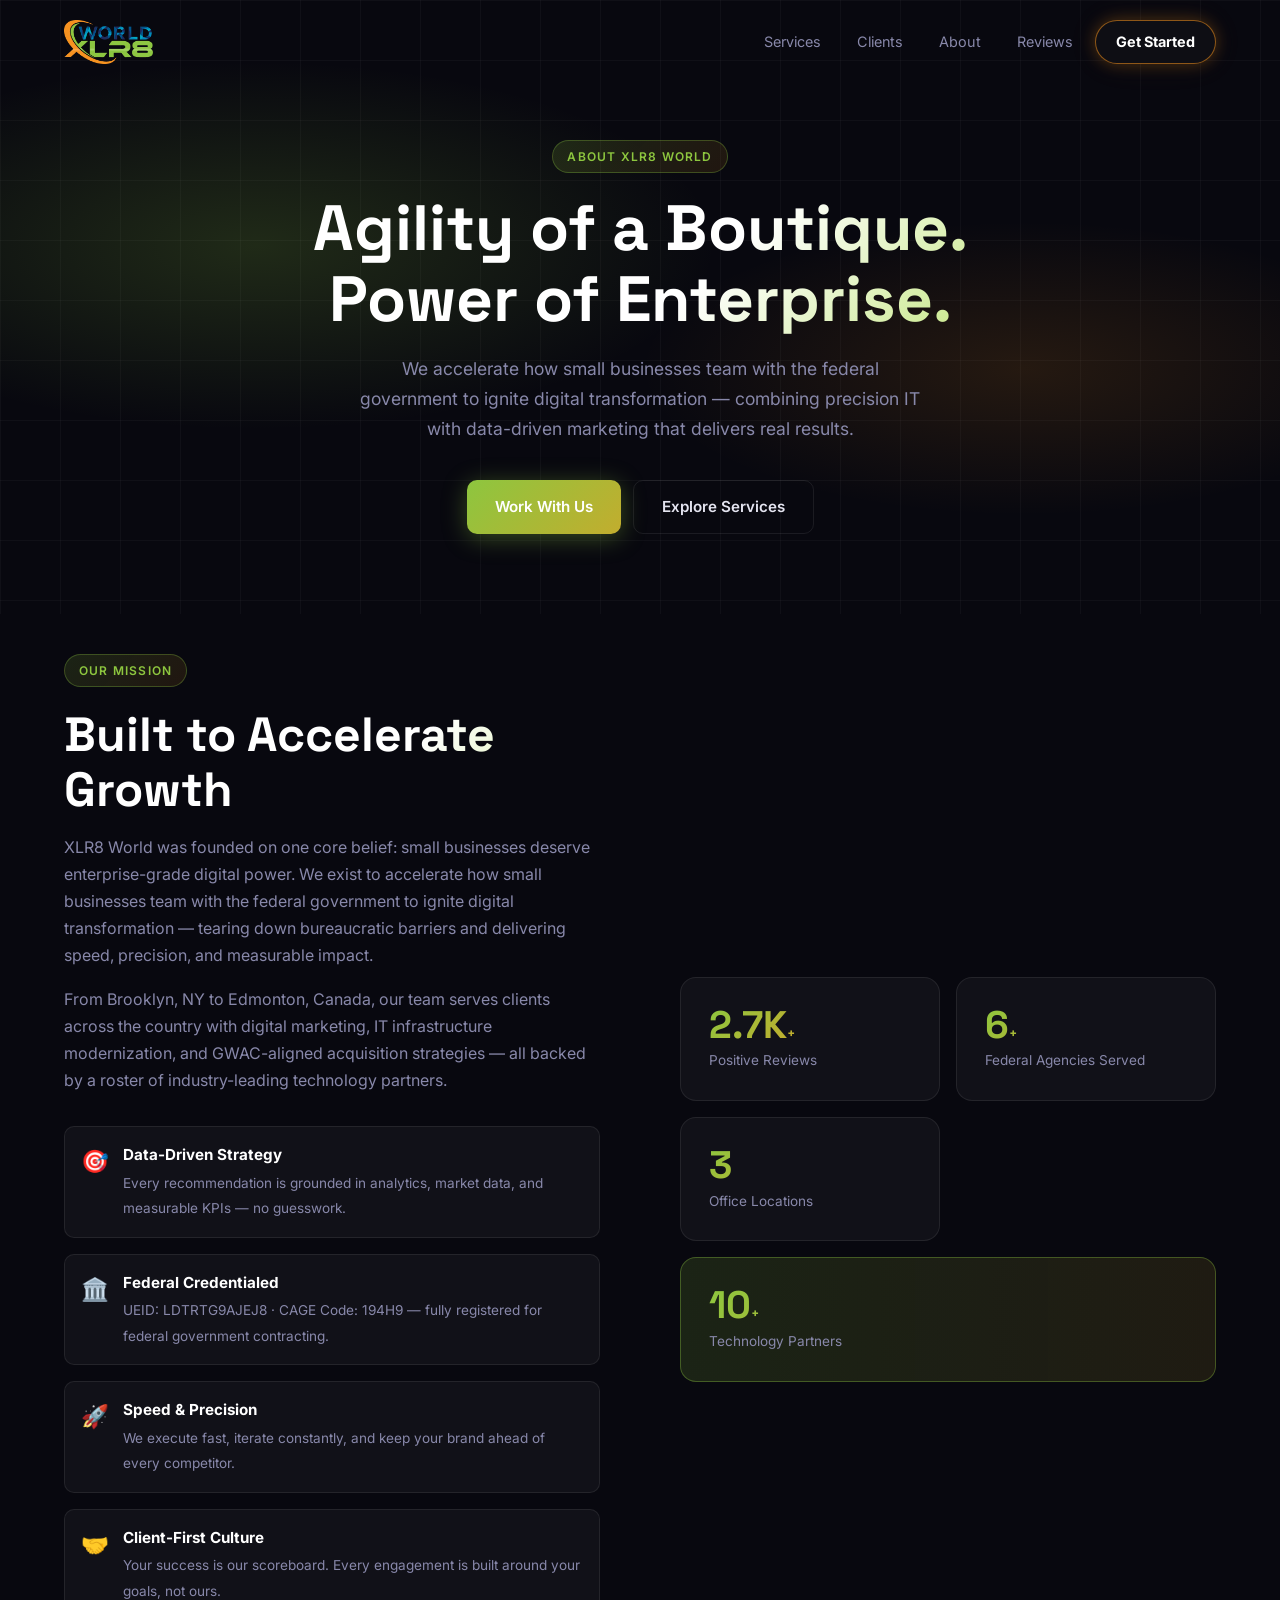
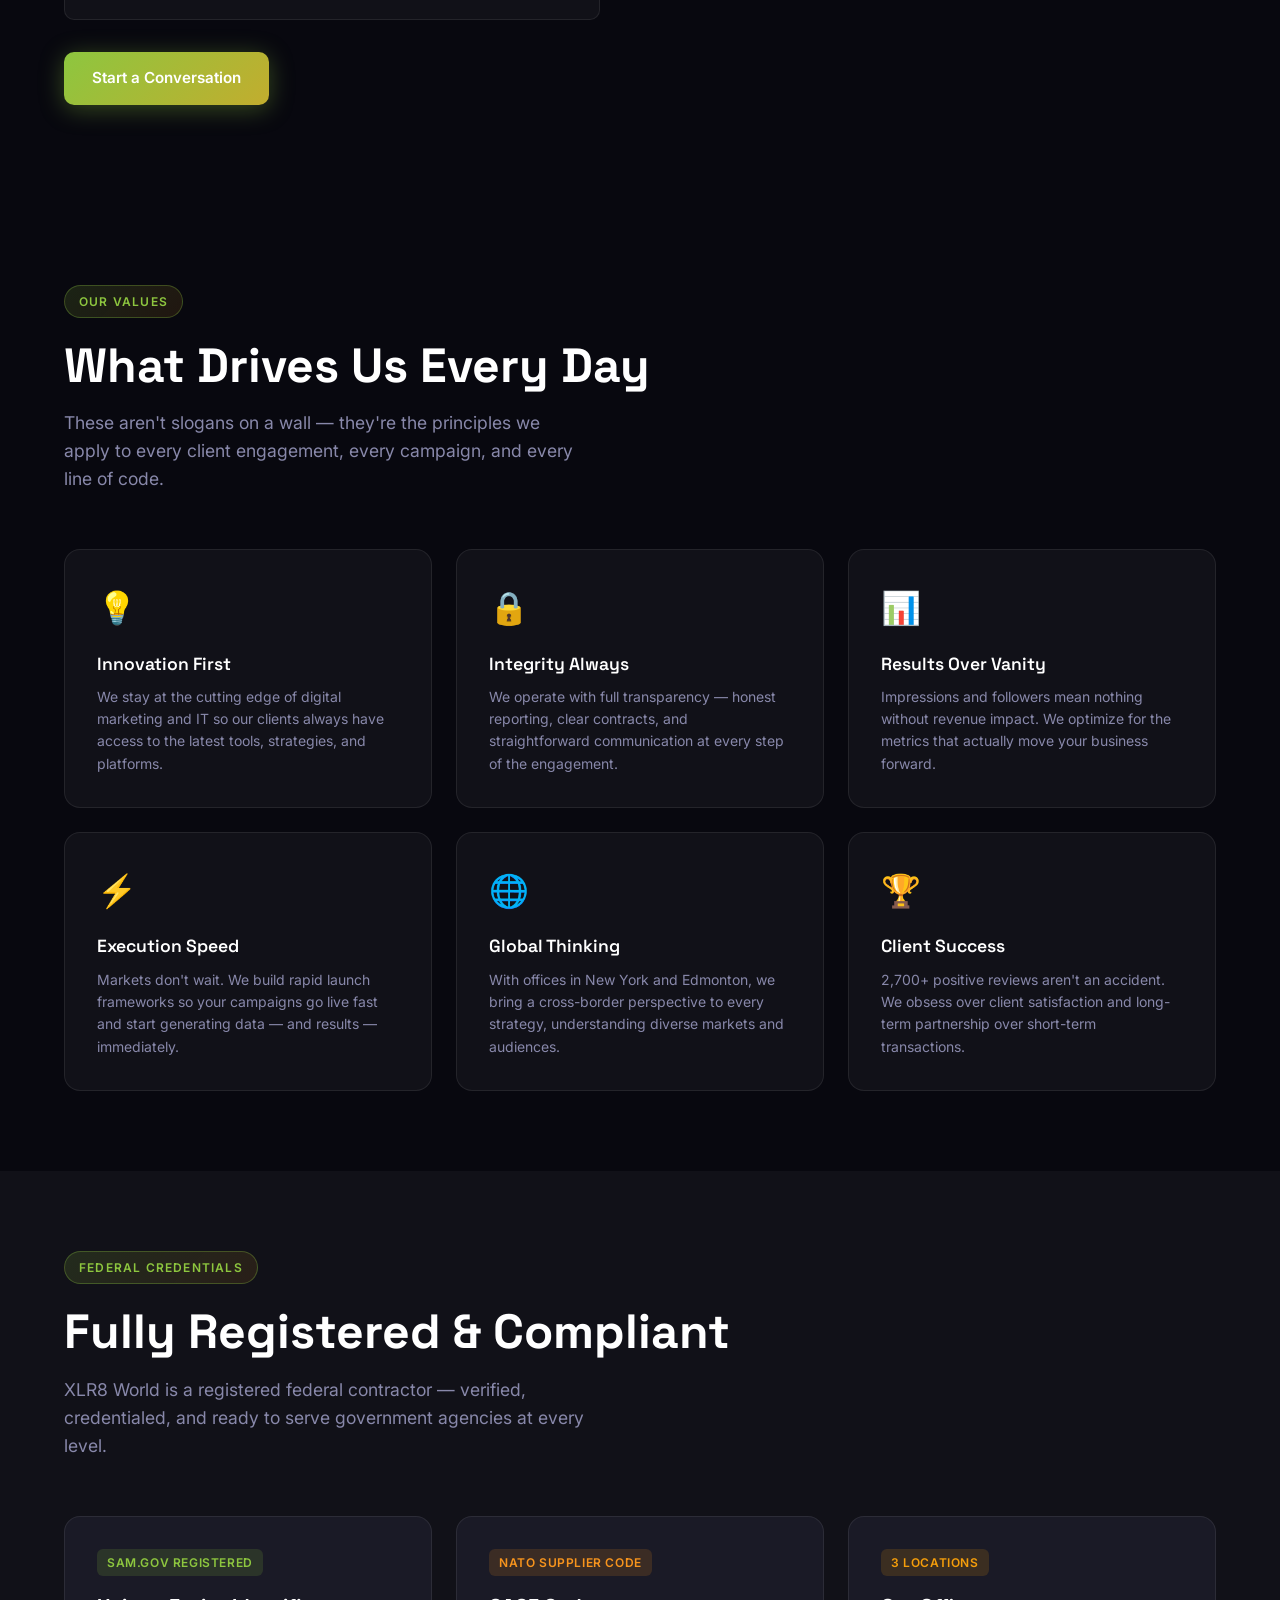
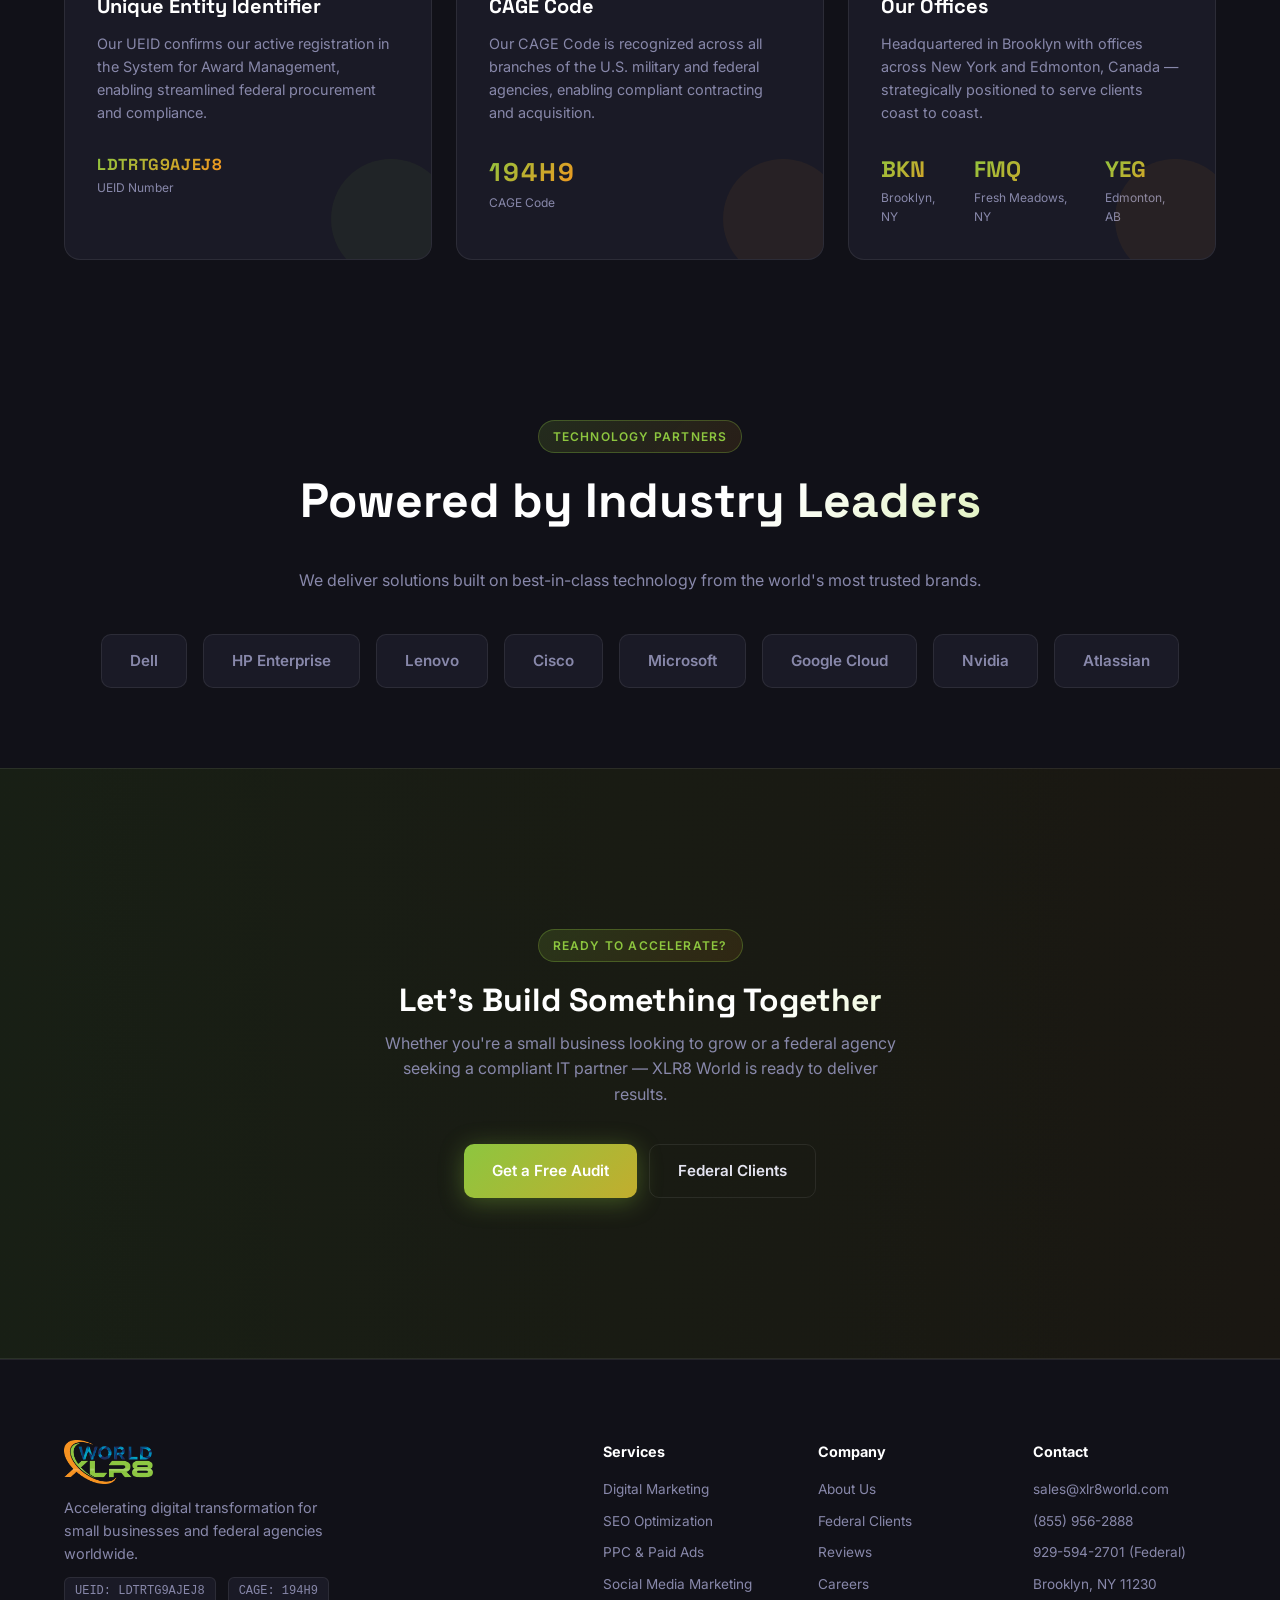
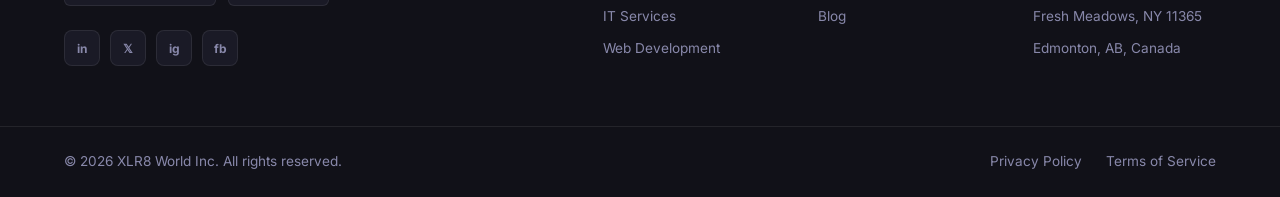
<file: about.html>
<!DOCTYPE html>
<html lang="en">
<head>
  <meta charset="UTF-8" />
  <meta name="viewport" content="width=device-width, initial-scale=1.0" />
  <title>About XLR8 World — Our Mission, Team &amp; Partners</title>
  <meta name="description" content="Learn about XLR8 World's mission to accelerate digital transformation for small businesses and federal agencies. Meet our values, partners, and credentials." />
  <link rel="preconnect" href="https://fonts.googleapis.com" />
  <link rel="preconnect" href="https://fonts.gstatic.com" crossorigin />
  <link href="https://fonts.googleapis.com/css2?family=Inter:wght@300;400;500;600;700;800;900&family=Space+Grotesk:wght@400;500;600;700&display=swap" rel="stylesheet" />
  <link rel="stylesheet" href="styles.css" />
</head>
<body>

  <!-- NAV -->
  <nav class="nav" id="nav">
    <div class="nav__inner">
      <a href="index.html" class="nav__logo"><img src="logo.webp" alt="XLR8 World" class="nav__logo-img" /></a>
      <ul class="nav__links">
        <li><a href="index.html#services">Services</a></li>
        <li><a href="index.html#work">Clients</a></li>
        <li><a href="index.html#about">About</a></li>
        <li><a href="index.html#testimonials">Reviews</a></li>
        <li><a href="index.html#contact" class="nav__cta">Get Started</a></li>
      </ul>
      <button class="nav__hamburger" id="hamburger" aria-label="Menu">
        <span></span><span></span><span></span>
      </button>
    </div>
    <div class="nav__mobile" id="mobileMenu">
      <ul>
        <li><a href="index.html#services">Services</a></li>
        <li><a href="index.html#work">Clients</a></li>
        <li><a href="index.html#about">About</a></li>
        <li><a href="index.html#testimonials">Reviews</a></li>
        <li><a href="index.html#contact">Get Started</a></li>
      </ul>
    </div>
  </nav>

  <!-- PAGE HERO -->
  <section class="page-hero">
    <div class="page-hero__content">
      <div class="section-label">About XLR8 World</div>
      <h1 class="section-title">Agility of a Boutique.<br />Power of Enterprise.</h1>
      <p class="hero__sub">We accelerate how small businesses team with the federal government to ignite digital transformation — combining precision IT with data-driven marketing that delivers real results.</p>
      <div class="page-hero__actions">
        <a href="index.html#contact" class="btn btn--primary">Work With Us</a>
        <a href="index.html#services" class="btn btn--ghost">Explore Services</a>
      </div>
    </div>
  </section>

  <!-- MISSION & STATS -->
  <section class="about" style="padding-top:40px;">
    <div class="container about__inner">
      <div class="about__content">
        <div class="section-label">Our Mission</div>
        <h2 class="section-title">Built to Accelerate Growth</h2>
        <p>XLR8 World was founded on one core belief: small businesses deserve enterprise-grade digital power. We exist to accelerate how small businesses team with the federal government to ignite digital transformation — tearing down bureaucratic barriers and delivering speed, precision, and measurable impact.</p>
        <p>From Brooklyn, NY to Edmonton, Canada, our team serves clients across the country with digital marketing, IT infrastructure modernization, and GWAC-aligned acquisition strategies — all backed by a roster of industry-leading technology partners.</p>
        <div class="about__pillars">
          <div class="pillar">
            <div class="pillar__icon">🎯</div>
            <div>
              <strong>Data-Driven Strategy</strong>
              <span>Every recommendation is grounded in analytics, market data, and measurable KPIs — no guesswork.</span>
            </div>
          </div>
          <div class="pillar">
            <div class="pillar__icon">🏛️</div>
            <div>
              <strong>Federal Credentialed</strong>
              <span>UEID: LDTRTG9AJEJ8 · CAGE Code: 194H9 — fully registered for federal government contracting.</span>
            </div>
          </div>
          <div class="pillar">
            <div class="pillar__icon">🚀</div>
            <div>
              <strong>Speed &amp; Precision</strong>
              <span>We execute fast, iterate constantly, and keep your brand ahead of every competitor.</span>
            </div>
          </div>
          <div class="pillar">
            <div class="pillar__icon">🤝</div>
            <div>
              <strong>Client-First Culture</strong>
              <span>Your success is our scoreboard. Every engagement is built around your goals, not ours.</span>
            </div>
          </div>
        </div>
        <a href="index.html#contact" class="btn btn--primary">Start a Conversation</a>
      </div>
      <div class="about__stats-block">
        <div class="about__stat-card">
          <span class="about__big-num">2.7K<span>+</span></span>
          <span>Positive Reviews</span>
        </div>
        <div class="about__stat-card">
          <span class="about__big-num">6<span>+</span></span>
          <span>Federal Agencies Served</span>
        </div>
        <div class="about__stat-card">
          <span class="about__big-num">3</span>
          <span>Office Locations</span>
        </div>
        <div class="about__stat-card about__stat-card--accent">
          <span class="about__big-num">10<span>+</span></span>
          <span>Technology Partners</span>
        </div>
      </div>
    </div>
  </section>

  <!-- TEAM VALUES -->
  <section class="features" style="padding:80px 0;">
    <div class="container">
      <div class="section-label">Our Values</div>
      <h2 class="section-title">What Drives Us Every Day</h2>
      <p class="section-sub">These aren't slogans on a wall — they're the principles we apply to every client engagement, every campaign, and every line of code.</p>
      <div class="features__grid">
        <div class="feature-card fade-up">
          <div class="feature-card__icon">💡</div>
          <h3>Innovation First</h3>
          <p>We stay at the cutting edge of digital marketing and IT so our clients always have access to the latest tools, strategies, and platforms.</p>
        </div>
        <div class="feature-card fade-up">
          <div class="feature-card__icon">🔒</div>
          <h3>Integrity Always</h3>
          <p>We operate with full transparency — honest reporting, clear contracts, and straightforward communication at every step of the engagement.</p>
        </div>
        <div class="feature-card fade-up">
          <div class="feature-card__icon">📊</div>
          <h3>Results Over Vanity</h3>
          <p>Impressions and followers mean nothing without revenue impact. We optimize for the metrics that actually move your business forward.</p>
        </div>
        <div class="feature-card fade-up">
          <div class="feature-card__icon">⚡</div>
          <h3>Execution Speed</h3>
          <p>Markets don't wait. We build rapid launch frameworks so your campaigns go live fast and start generating data — and results — immediately.</p>
        </div>
        <div class="feature-card fade-up">
          <div class="feature-card__icon">🌐</div>
          <h3>Global Thinking</h3>
          <p>With offices in New York and Edmonton, we bring a cross-border perspective to every strategy, understanding diverse markets and audiences.</p>
        </div>
        <div class="feature-card fade-up">
          <div class="feature-card__icon">🏆</div>
          <h3>Client Success</h3>
          <p>2,700+ positive reviews aren't an accident. We obsess over client satisfaction and long-term partnership over short-term transactions.</p>
        </div>
      </div>
    </div>
  </section>

  <!-- CREDENTIALS -->
  <section class="work" style="padding:80px 0;">
    <div class="container">
      <div class="section-label">Federal Credentials</div>
      <h2 class="section-title">Fully Registered &amp; Compliant</h2>
      <p class="section-sub">XLR8 World is a registered federal contractor — verified, credentialed, and ready to serve government agencies at every level.</p>
      <div class="work__grid">
        <div class="work-card" style="--accent:#8DC63F">
          <div class="work-card__tag">SAM.gov Registered</div>
          <h3>Unique Entity Identifier</h3>
          <p>Our UEID confirms our active registration in the System for Award Management, enabling streamlined federal procurement and compliance.</p>
          <div class="work-card__results">
            <div class="work-result">
              <span class="work-result__num" style="font-size:1rem;letter-spacing:0.04em;">LDTRTG9AJEJ8</span>
              <span class="work-result__label">UEID Number</span>
            </div>
          </div>
          <div class="work-card__visual work-card__visual--1"></div>
        </div>
        <div class="work-card" style="--accent:#F7941D">
          <div class="work-card__tag">NATO Supplier Code</div>
          <h3>CAGE Code</h3>
          <p>Our CAGE Code is recognized across all branches of the U.S. military and federal agencies, enabling compliant contracting and acquisition.</p>
          <div class="work-card__results">
            <div class="work-result">
              <span class="work-result__num" style="font-size:1.6rem;letter-spacing:0.08em;">194H9</span>
              <span class="work-result__label">CAGE Code</span>
            </div>
          </div>
          <div class="work-card__visual work-card__visual--2"></div>
        </div>
        <div class="work-card" style="--accent:#f59e0b">
          <div class="work-card__tag">3 Locations</div>
          <h3>Our Offices</h3>
          <p>Headquartered in Brooklyn with offices across New York and Edmonton, Canada — strategically positioned to serve clients coast to coast.</p>
          <div class="work-card__results">
            <div class="work-result">
              <span class="work-result__num">BKN</span>
              <span class="work-result__label">Brooklyn, NY</span>
            </div>
            <div class="work-result">
              <span class="work-result__num">FMQ</span>
              <span class="work-result__label">Fresh Meadows, NY</span>
            </div>
            <div class="work-result">
              <span class="work-result__num">YEG</span>
              <span class="work-result__label">Edmonton, AB</span>
            </div>
          </div>
          <div class="work-card__visual work-card__visual--3"></div>
        </div>
      </div>
    </div>
  </section>

  <!-- TECH PARTNERS -->
  <section class="partners">
    <div class="container">
      <div class="section-label">Technology Partners</div>
      <h2 class="section-title" style="text-align:center;">Powered by Industry Leaders</h2>
      <p style="text-align:center;color:var(--text-muted);margin-bottom:40px;">We deliver solutions built on best-in-class technology from the world's most trusted brands.</p>
      <div class="partners__grid">
        <div class="partner-badge">Dell</div>
        <div class="partner-badge">HP Enterprise</div>
        <div class="partner-badge">Lenovo</div>
        <div class="partner-badge">Cisco</div>
        <div class="partner-badge">Microsoft</div>
        <div class="partner-badge">Google Cloud</div>
        <div class="partner-badge">Nvidia</div>
        <div class="partner-badge">Atlassian</div>
      </div>
    </div>
  </section>

  <!-- CTA STRIP -->
  <section class="cta-strip">
    <div class="container" style="text-align:center;padding:80px 24px;">
      <div class="section-label">Ready to Accelerate?</div>
      <h2 class="section-title" style="text-align:center;">Let's Build Something Together</h2>
      <p style="color:var(--text-muted);max-width:520px;margin:0 auto 36px;">Whether you're a small business looking to grow or a federal agency seeking a compliant IT partner — XLR8 World is ready to deliver results.</p>
      <div style="display:flex;gap:12px;justify-content:center;flex-wrap:wrap;">
        <a href="index.html#contact" class="btn btn--primary">Get a Free Audit</a>
        <a href="federal-clients.html" class="btn btn--ghost">Federal Clients</a>
      </div>
    </div>
  </section>

  <!-- FOOTER -->
  <footer class="footer">
    <div class="container footer__inner">
      <div class="footer__brand">
        <a href="index.html" class="nav__logo"><img src="logo.webp" alt="XLR8 World" class="nav__logo-img" /></a>
        <p>Accelerating digital transformation for small businesses and federal agencies worldwide.</p>
        <div class="footer__credentials">
          <span>UEID: LDTRTG9AJEJ8</span>
          <span>CAGE: 194H9</span>
        </div>
        <div class="footer__social">
          <a href="#" aria-label="LinkedIn">in</a>
          <a href="#" aria-label="Twitter">𝕏</a>
          <a href="#" aria-label="Instagram">ig</a>
          <a href="#" aria-label="Facebook">fb</a>
        </div>
      </div>
      <div class="footer__links">
        <div class="footer__col">
          <strong>Services</strong>
          <ul>
            <li><a href="index.html#services">Digital Marketing</a></li>
            <li><a href="index.html#services">SEO Optimization</a></li>
            <li><a href="index.html#services">PPC &amp; Paid Ads</a></li>
            <li><a href="index.html#services">Social Media Marketing</a></li>
            <li><a href="index.html#services">IT Services</a></li>
            <li><a href="index.html#services">Web Development</a></li>
          </ul>
        </div>
        <div class="footer__col">
          <strong>Company</strong>
          <ul>
            <li><a href="about.html">About Us</a></li>
            <li><a href="federal-clients.html">Federal Clients</a></li>
            <li><a href="reviews.html">Reviews</a></li>
            <li><a href="careers.html">Careers</a></li>
            <li><a href="blog.html">Blog</a></li>
          </ul>
        </div>
        <div class="footer__col">
          <strong>Contact</strong>
          <ul>
            <li><a href="mailto:sales@xlr8world.com">sales@xlr8world.com</a></li>
            <li><a href="tel:+18559562888">(855) 956-2888</a></li>
            <li><a href="tel:+19295942701">929-594-2701 (Federal)</a></li>
            <li>Brooklyn, NY 11230</li>
            <li>Fresh Meadows, NY 11365</li>
            <li>Edmonton, AB, Canada</li>
          </ul>
        </div>
      </div>
    </div>
    <div class="footer__bottom">
      <div class="container">
        <span>© 2026 XLR8 World Inc. All rights reserved.</span>
        <div>
          <a href="#">Privacy Policy</a>
          <a href="#">Terms of Service</a>
        </div>
      </div>
    </div>
  </footer>

  <script src="script.js"></script>
</body>
</html>
</file>
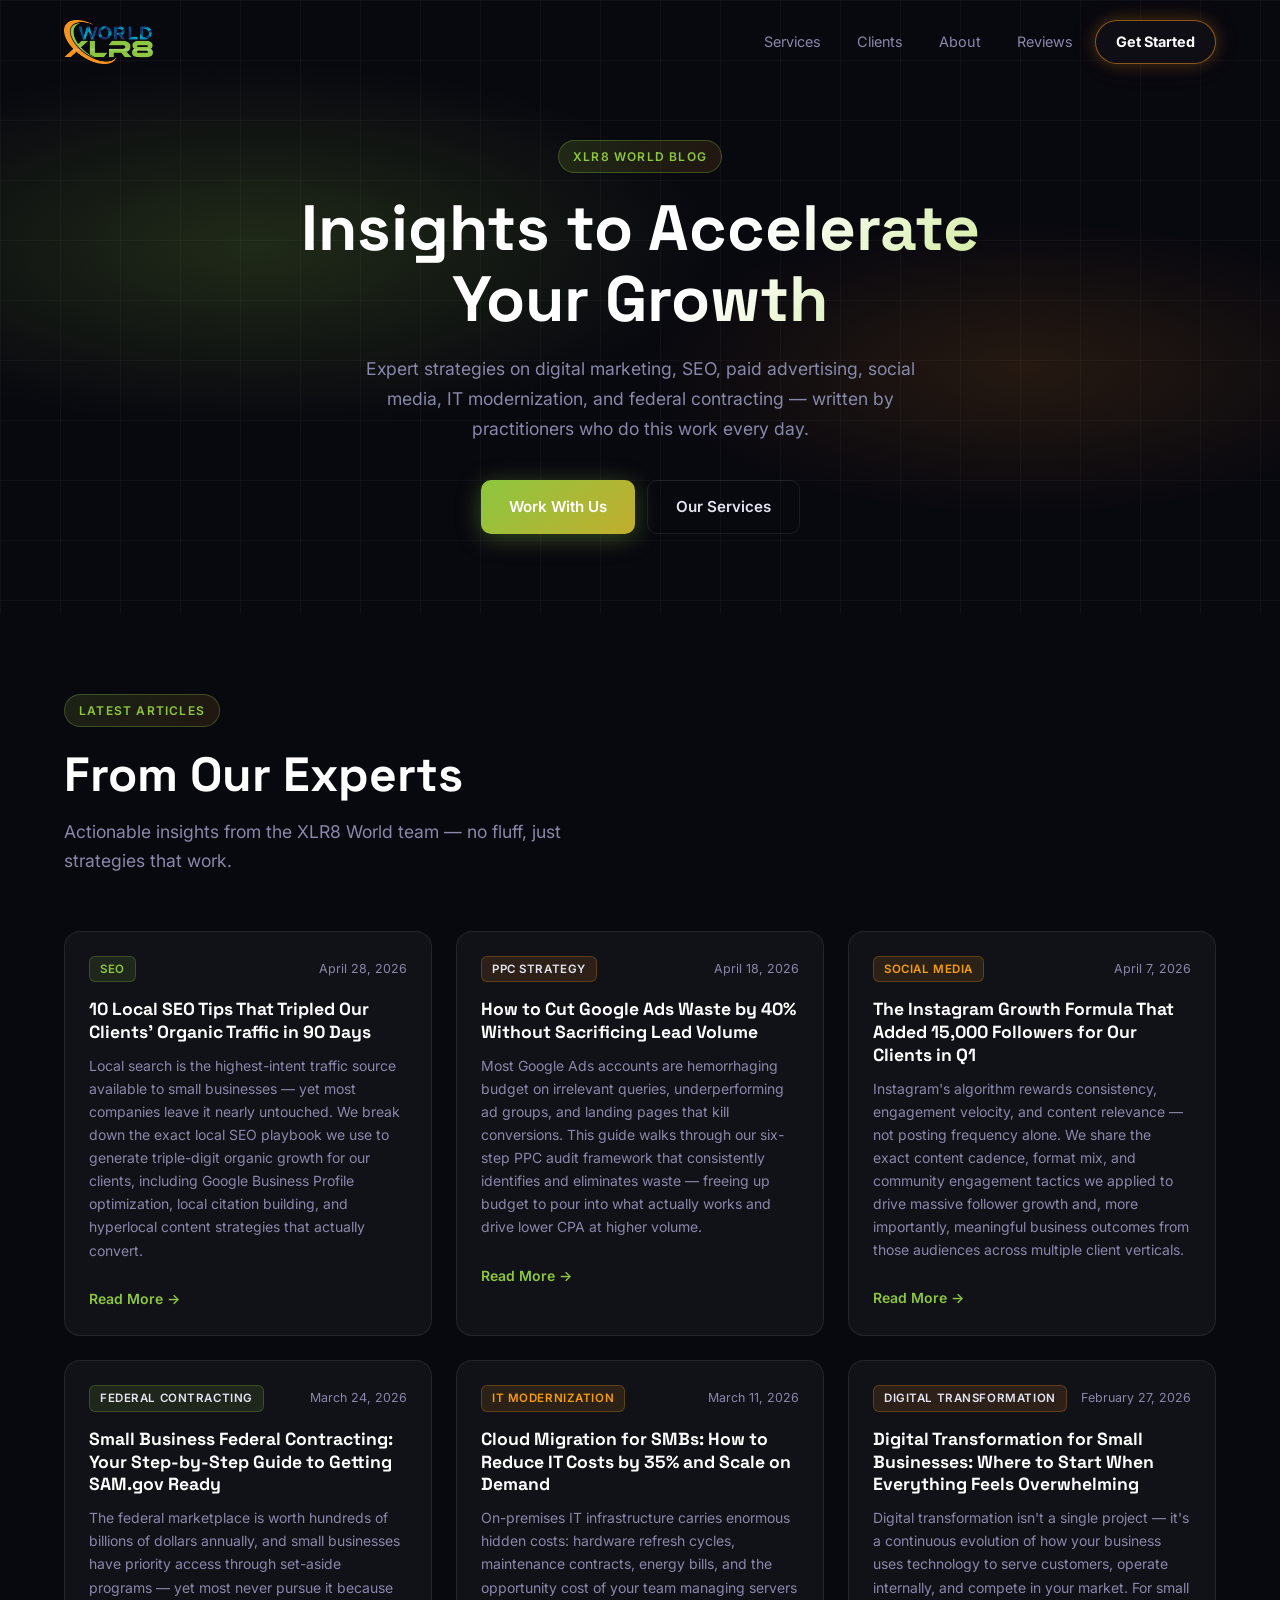
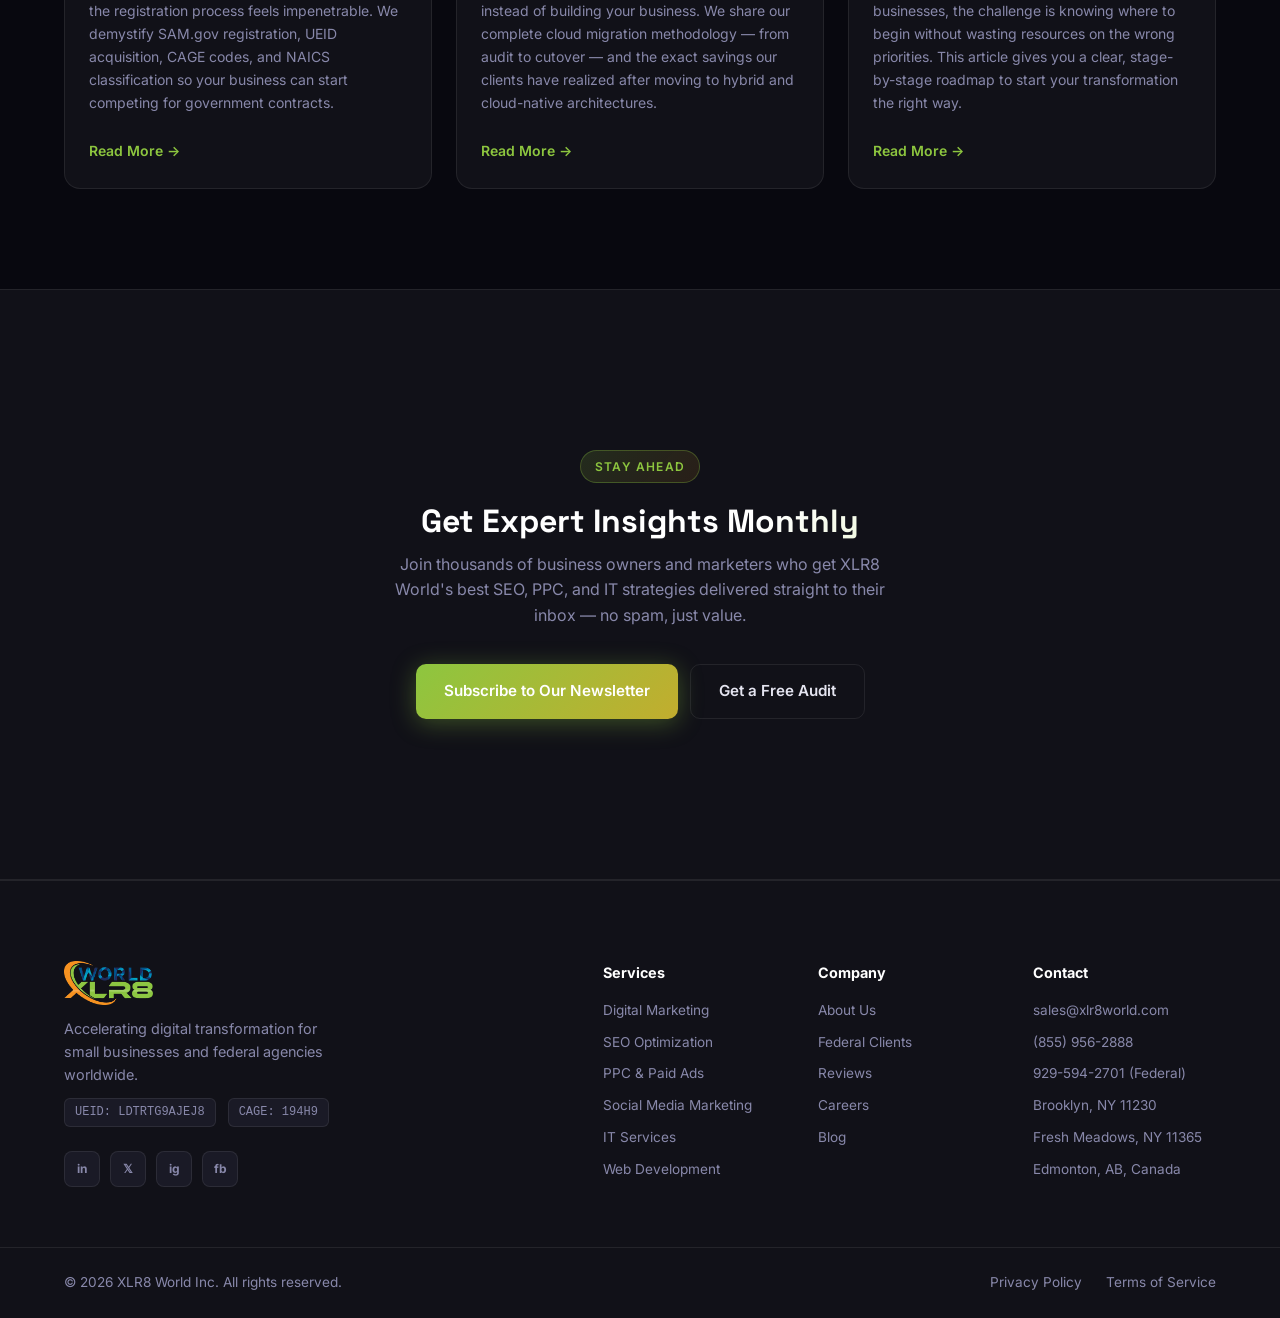
<file: blog.html>
<!DOCTYPE html>
<html lang="en">
<head>
  <meta charset="UTF-8" />
  <meta name="viewport" content="width=device-width, initial-scale=1.0" />
  <title>Blog — XLR8 World Digital Marketing &amp; IT Insights</title>
  <meta name="description" content="Expert insights on SEO, PPC strategy, social media growth, federal contracting for SMBs, IT modernization, and digital transformation from the XLR8 World team." />
  <link rel="preconnect" href="https://fonts.googleapis.com" />
  <link rel="preconnect" href="https://fonts.gstatic.com" crossorigin />
  <link href="https://fonts.googleapis.com/css2?family=Inter:wght@300;400;500;600;700;800;900&family=Space+Grotesk:wght@400;500;600;700&display=swap" rel="stylesheet" />
  <link rel="stylesheet" href="styles.css" />
</head>
<body>

  <!-- NAV -->
  <nav class="nav" id="nav">
    <div class="nav__inner">
      <a href="index.html" class="nav__logo"><img src="logo.webp" alt="XLR8 World" class="nav__logo-img" /></a>
      <ul class="nav__links">
        <li><a href="index.html#services">Services</a></li>
        <li><a href="index.html#work">Clients</a></li>
        <li><a href="index.html#about">About</a></li>
        <li><a href="index.html#testimonials">Reviews</a></li>
        <li><a href="index.html#contact" class="nav__cta">Get Started</a></li>
      </ul>
      <button class="nav__hamburger" id="hamburger" aria-label="Menu">
        <span></span><span></span><span></span>
      </button>
    </div>
    <div class="nav__mobile" id="mobileMenu">
      <ul>
        <li><a href="index.html#services">Services</a></li>
        <li><a href="index.html#work">Clients</a></li>
        <li><a href="index.html#about">About</a></li>
        <li><a href="index.html#testimonials">Reviews</a></li>
        <li><a href="index.html#contact">Get Started</a></li>
      </ul>
    </div>
  </nav>

  <!-- PAGE HERO -->
  <section class="page-hero">
    <div class="page-hero__content">
      <div class="section-label">XLR8 World Blog</div>
      <h1 class="section-title">Insights to Accelerate<br />Your Growth</h1>
      <p class="hero__sub">Expert strategies on digital marketing, SEO, paid advertising, social media, IT modernization, and federal contracting — written by practitioners who do this work every day.</p>
      <div class="page-hero__actions">
        <a href="index.html#contact" class="btn btn--primary">Work With Us</a>
        <a href="index.html#services" class="btn btn--ghost">Our Services</a>
      </div>
    </div>
  </section>

  <!-- BLOG GRID -->
  <section style="padding:80px 0 100px;">
    <div class="container">
      <div class="section-label">Latest Articles</div>
      <h2 class="section-title">From Our Experts</h2>
      <p class="section-sub">Actionable insights from the XLR8 World team — no fluff, just strategies that work.</p>
      <div class="blog__grid">

        <article class="blog-card fade-up">
          <div class="blog-card__body">
            <div style="display:flex;justify-content:space-between;align-items:center;margin-bottom:16px;flex-wrap:wrap;gap:8px;">
              <span class="blog-card__tag">SEO</span>
              <span class="blog-card__date">April 28, 2026</span>
            </div>
            <h3 style="font-family:'Space Grotesk',sans-serif;font-size:1.1rem;font-weight:700;color:#fff;margin-bottom:10px;line-height:1.3;">10 Local SEO Tips That Tripled Our Clients' Organic Traffic in 90 Days</h3>
            <p style="color:var(--text-muted);font-size:0.875rem;line-height:1.65;margin-bottom:24px;">Local search is the highest-intent traffic source available to small businesses — yet most companies leave it nearly untouched. We break down the exact local SEO playbook we use to generate triple-digit organic growth for our clients, including Google Business Profile optimization, local citation building, and hyperlocal content strategies that actually convert.</p>
            <a href="index.html#contact" class="service-card__link">Read More →</a>
          </div>
        </article>

        <article class="blog-card fade-up">
          <div class="blog-card__body">
            <div style="display:flex;justify-content:space-between;align-items:center;margin-bottom:16px;flex-wrap:wrap;gap:8px;">
              <span class="blog-card__tag" style="background:rgba(247,148,29,0.12);color:var(--pink);border-color:rgba(247,148,29,0.25);">PPC Strategy</span>
              <span class="blog-card__date">April 18, 2026</span>
            </div>
            <h3 style="font-family:'Space Grotesk',sans-serif;font-size:1.1rem;font-weight:700;color:#fff;margin-bottom:10px;line-height:1.3;">How to Cut Google Ads Waste by 40% Without Sacrificing Lead Volume</h3>
            <p style="color:var(--text-muted);font-size:0.875rem;line-height:1.65;margin-bottom:24px;">Most Google Ads accounts are hemorrhaging budget on irrelevant queries, underperforming ad groups, and landing pages that kill conversions. This guide walks through our six-step PPC audit framework that consistently identifies and eliminates waste — freeing up budget to pour into what actually works and drive lower CPA at higher volume.</p>
            <a href="index.html#contact" class="service-card__link">Read More →</a>
          </div>
        </article>

        <article class="blog-card fade-up">
          <div class="blog-card__body">
            <div style="display:flex;justify-content:space-between;align-items:center;margin-bottom:16px;flex-wrap:wrap;gap:8px;">
              <span class="blog-card__tag" style="background:rgba(245,158,11,0.12);color:var(--amber);border-color:rgba(245,158,11,0.25);">Social Media</span>
              <span class="blog-card__date">April 7, 2026</span>
            </div>
            <h3 style="font-family:'Space Grotesk',sans-serif;font-size:1.1rem;font-weight:700;color:#fff;margin-bottom:10px;line-height:1.3;">The Instagram Growth Formula That Added 15,000 Followers for Our Clients in Q1</h3>
            <p style="color:var(--text-muted);font-size:0.875rem;line-height:1.65;margin-bottom:24px;">Instagram's algorithm rewards consistency, engagement velocity, and content relevance — not posting frequency alone. We share the exact content cadence, format mix, and community engagement tactics we applied to drive massive follower growth and, more importantly, meaningful business outcomes from those audiences across multiple client verticals.</p>
            <a href="index.html#contact" class="service-card__link">Read More →</a>
          </div>
        </article>

        <article class="blog-card fade-up">
          <div class="blog-card__body">
            <div style="display:flex;justify-content:space-between;align-items:center;margin-bottom:16px;flex-wrap:wrap;gap:8px;">
              <span class="blog-card__tag" style="background:rgba(141,198,63,0.12);color:var(--purple);border-color:rgba(141,198,63,0.25);">Federal Contracting</span>
              <span class="blog-card__date">March 24, 2026</span>
            </div>
            <h3 style="font-family:'Space Grotesk',sans-serif;font-size:1.1rem;font-weight:700;color:#fff;margin-bottom:10px;line-height:1.3;">Small Business Federal Contracting: Your Step-by-Step Guide to Getting SAM.gov Ready</h3>
            <p style="color:var(--text-muted);font-size:0.875rem;line-height:1.65;margin-bottom:24px;">The federal marketplace is worth hundreds of billions of dollars annually, and small businesses have priority access through set-aside programs — yet most never pursue it because the registration process feels impenetrable. We demystify SAM.gov registration, UEID acquisition, CAGE codes, and NAICS classification so your business can start competing for government contracts.</p>
            <a href="index.html#contact" class="service-card__link">Read More →</a>
          </div>
        </article>

        <article class="blog-card fade-up">
          <div class="blog-card__body">
            <div style="display:flex;justify-content:space-between;align-items:center;margin-bottom:16px;flex-wrap:wrap;gap:8px;">
              <span class="blog-card__tag" style="background:rgba(245,158,11,0.12);color:var(--amber);border-color:rgba(245,158,11,0.25);">IT Modernization</span>
              <span class="blog-card__date">March 11, 2026</span>
            </div>
            <h3 style="font-family:'Space Grotesk',sans-serif;font-size:1.1rem;font-weight:700;color:#fff;margin-bottom:10px;line-height:1.3;">Cloud Migration for SMBs: How to Reduce IT Costs by 35% and Scale on Demand</h3>
            <p style="color:var(--text-muted);font-size:0.875rem;line-height:1.65;margin-bottom:24px;">On-premises IT infrastructure carries enormous hidden costs: hardware refresh cycles, maintenance contracts, energy bills, and the opportunity cost of your team managing servers instead of building your business. We share our complete cloud migration methodology — from audit to cutover — and the exact savings our clients have realized after moving to hybrid and cloud-native architectures.</p>
            <a href="index.html#contact" class="service-card__link">Read More →</a>
          </div>
        </article>

        <article class="blog-card fade-up">
          <div class="blog-card__body">
            <div style="display:flex;justify-content:space-between;align-items:center;margin-bottom:16px;flex-wrap:wrap;gap:8px;">
              <span class="blog-card__tag" style="background:rgba(247,148,29,0.12);color:var(--pink);border-color:rgba(247,148,29,0.25);">Digital Transformation</span>
              <span class="blog-card__date">February 27, 2026</span>
            </div>
            <h3 style="font-family:'Space Grotesk',sans-serif;font-size:1.1rem;font-weight:700;color:#fff;margin-bottom:10px;line-height:1.3;">Digital Transformation for Small Businesses: Where to Start When Everything Feels Overwhelming</h3>
            <p style="color:var(--text-muted);font-size:0.875rem;line-height:1.65;margin-bottom:24px;">Digital transformation isn't a single project — it's a continuous evolution of how your business uses technology to serve customers, operate internally, and compete in your market. For small businesses, the challenge is knowing where to begin without wasting resources on the wrong priorities. This article gives you a clear, stage-by-stage roadmap to start your transformation the right way.</p>
            <a href="index.html#contact" class="service-card__link">Read More →</a>
          </div>
        </article>

      </div>
    </div>
  </section>

  <!-- NEWSLETTER / CTA STRIP -->
  <section class="cta-strip" style="background:var(--dark-2);border-top:1px solid var(--border);border-bottom:1px solid var(--border);">
    <div class="container" style="text-align:center;padding:80px 24px;">
      <div class="section-label">Stay Ahead</div>
      <h2 class="section-title" style="text-align:center;">Get Expert Insights Monthly</h2>
      <p style="color:var(--text-muted);max-width:520px;margin:0 auto 36px;">Join thousands of business owners and marketers who get XLR8 World's best SEO, PPC, and IT strategies delivered straight to their inbox — no spam, just value.</p>
      <div style="display:flex;gap:12px;justify-content:center;flex-wrap:wrap;max-width:480px;margin:0 auto;">
        <a href="mailto:sales@xlr8world.com?subject=Newsletter Signup" class="btn btn--primary">Subscribe to Our Newsletter</a>
        <a href="index.html#contact" class="btn btn--ghost">Get a Free Audit</a>
      </div>
    </div>
  </section>

  <!-- FOOTER -->
  <footer class="footer">
    <div class="container footer__inner">
      <div class="footer__brand">
        <a href="index.html" class="nav__logo"><img src="logo.webp" alt="XLR8 World" class="nav__logo-img" /></a>
        <p>Accelerating digital transformation for small businesses and federal agencies worldwide.</p>
        <div class="footer__credentials">
          <span>UEID: LDTRTG9AJEJ8</span>
          <span>CAGE: 194H9</span>
        </div>
        <div class="footer__social">
          <a href="#" aria-label="LinkedIn">in</a>
          <a href="#" aria-label="Twitter">𝕏</a>
          <a href="#" aria-label="Instagram">ig</a>
          <a href="#" aria-label="Facebook">fb</a>
        </div>
      </div>
      <div class="footer__links">
        <div class="footer__col">
          <strong>Services</strong>
          <ul>
            <li><a href="index.html#services">Digital Marketing</a></li>
            <li><a href="index.html#services">SEO Optimization</a></li>
            <li><a href="index.html#services">PPC &amp; Paid Ads</a></li>
            <li><a href="index.html#services">Social Media Marketing</a></li>
            <li><a href="index.html#services">IT Services</a></li>
            <li><a href="index.html#services">Web Development</a></li>
          </ul>
        </div>
        <div class="footer__col">
          <strong>Company</strong>
          <ul>
            <li><a href="about.html">About Us</a></li>
            <li><a href="federal-clients.html">Federal Clients</a></li>
            <li><a href="reviews.html">Reviews</a></li>
            <li><a href="careers.html">Careers</a></li>
            <li><a href="blog.html">Blog</a></li>
          </ul>
        </div>
        <div class="footer__col">
          <strong>Contact</strong>
          <ul>
            <li><a href="mailto:sales@xlr8world.com">sales@xlr8world.com</a></li>
            <li><a href="tel:+18559562888">(855) 956-2888</a></li>
            <li><a href="tel:+19295942701">929-594-2701 (Federal)</a></li>
            <li>Brooklyn, NY 11230</li>
            <li>Fresh Meadows, NY 11365</li>
            <li>Edmonton, AB, Canada</li>
          </ul>
        </div>
      </div>
    </div>
    <div class="footer__bottom">
      <div class="container">
        <span>© 2026 XLR8 World Inc. All rights reserved.</span>
        <div>
          <a href="#">Privacy Policy</a>
          <a href="#">Terms of Service</a>
        </div>
      </div>
    </div>
  </footer>

  <script src="script.js"></script>
</body>
</html>
</file>
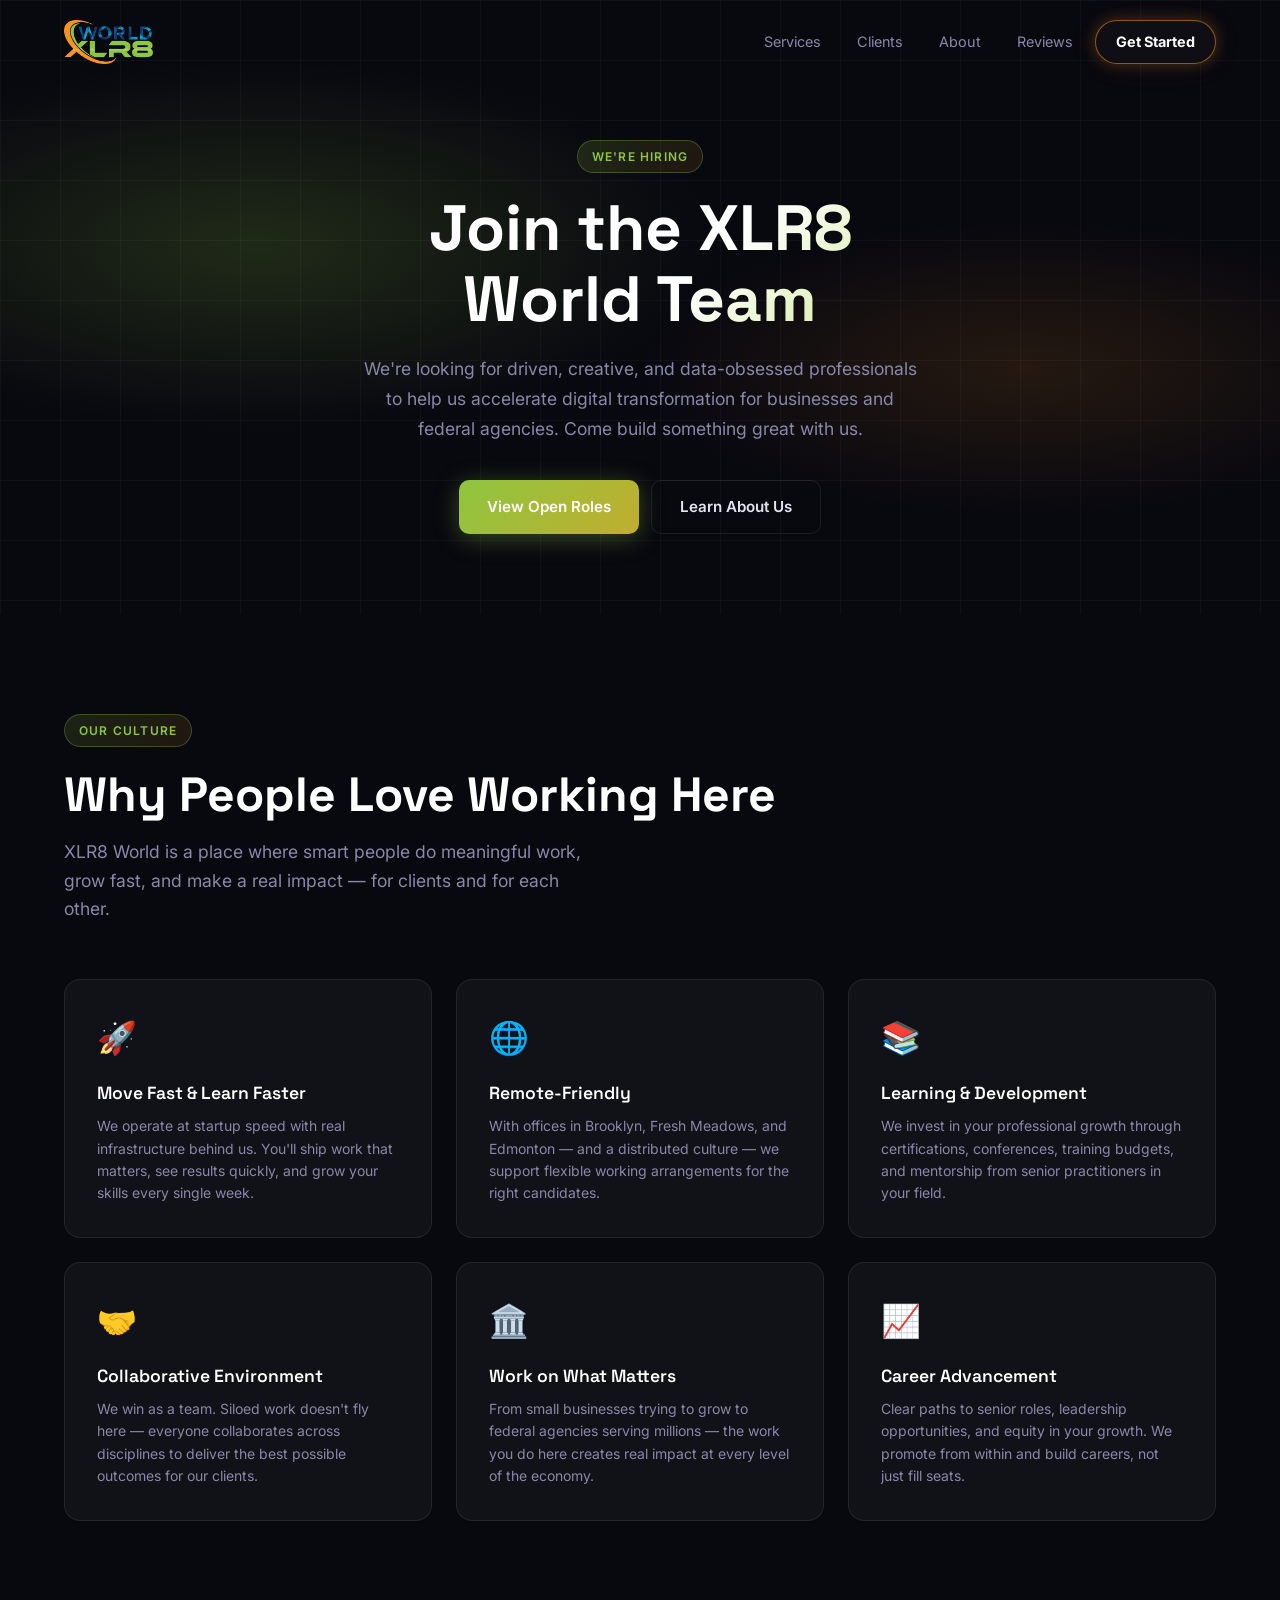
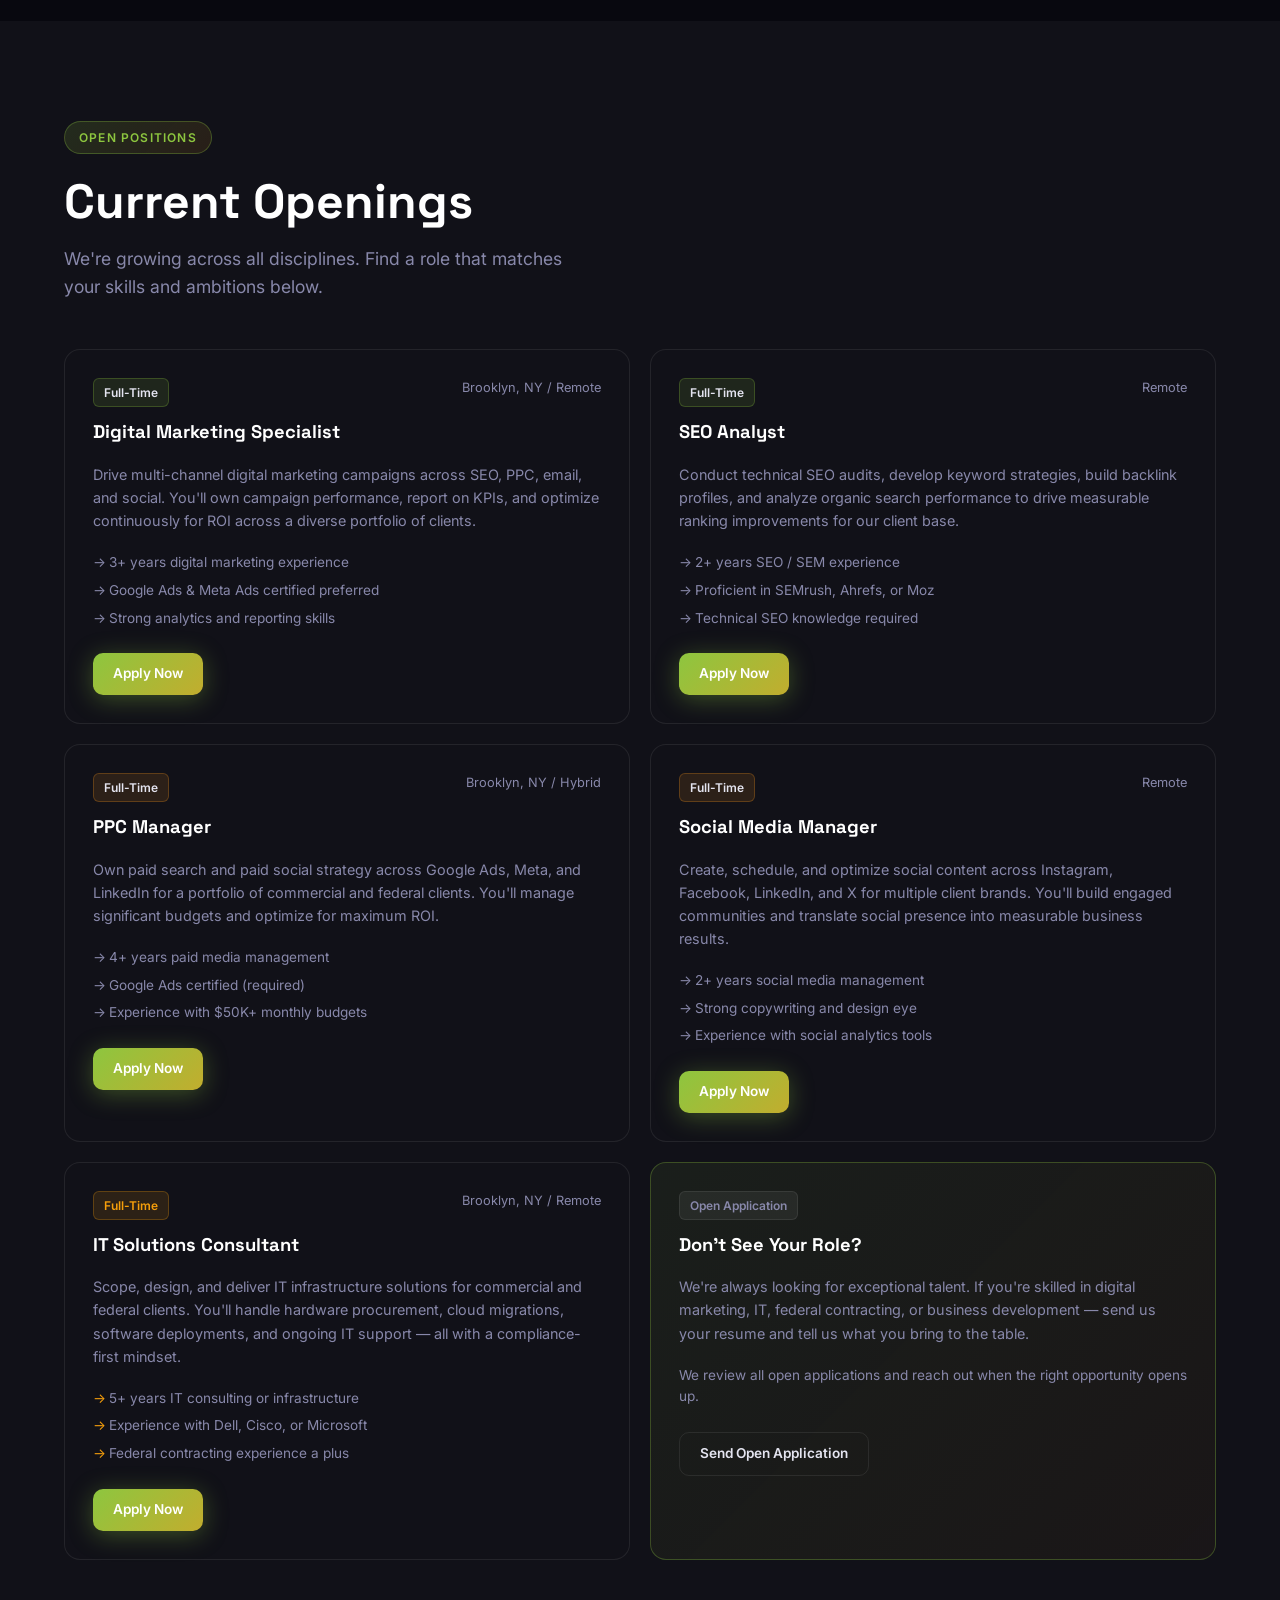
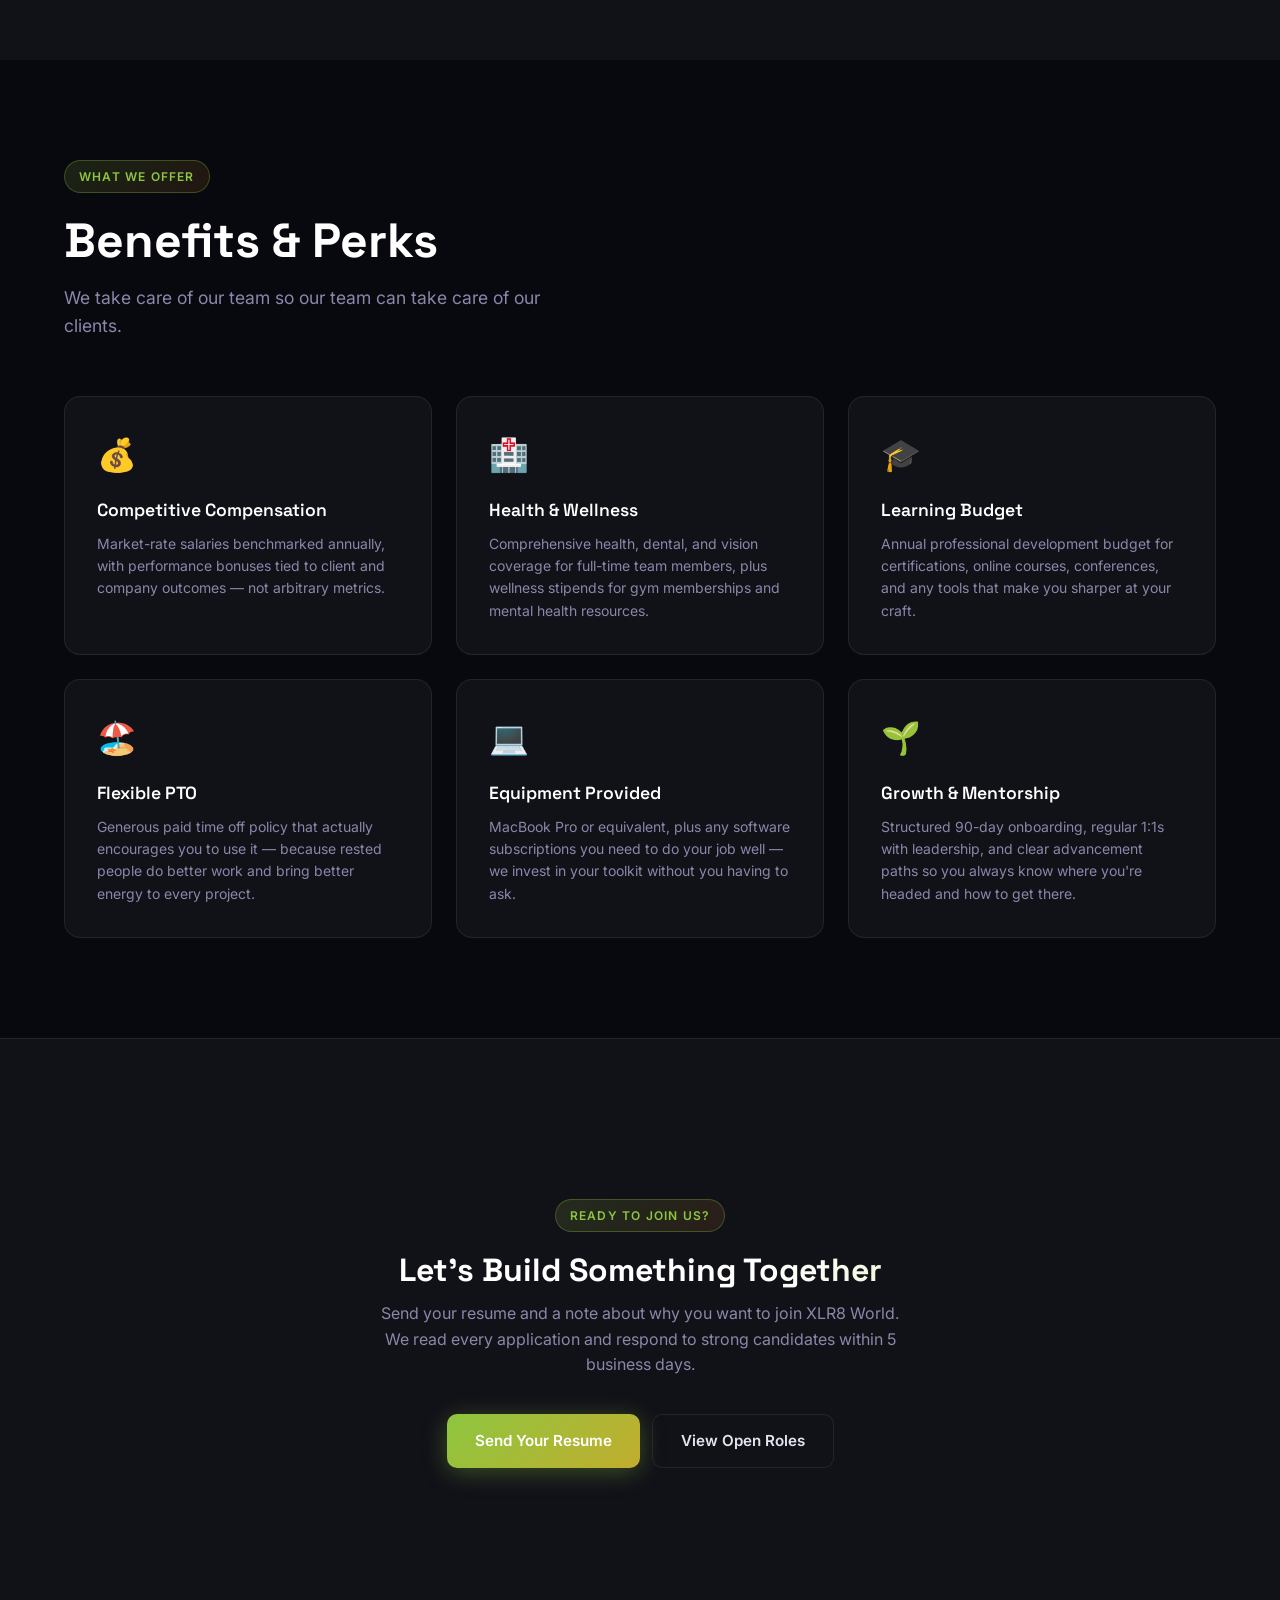
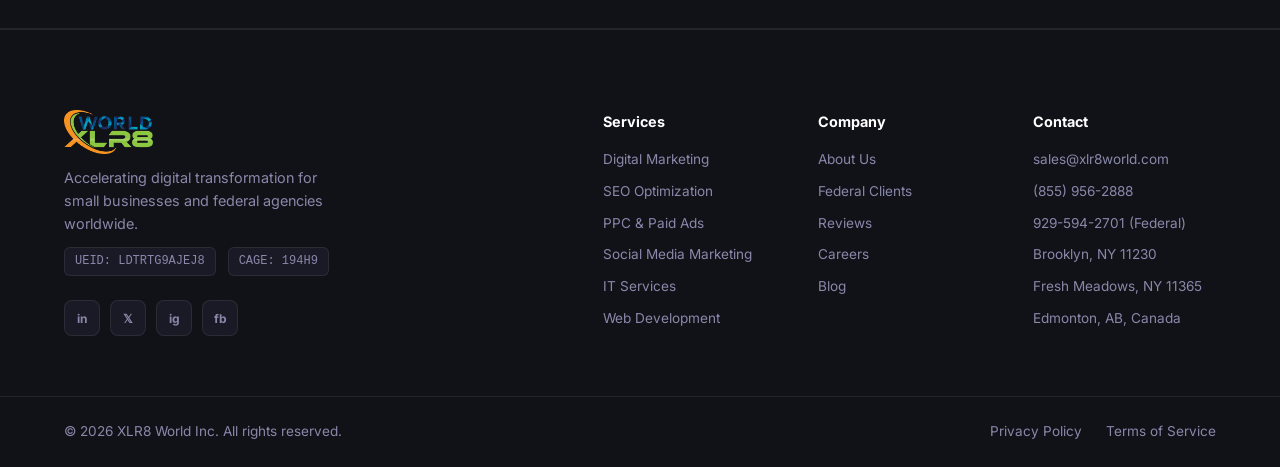
<file: careers.html>
<!DOCTYPE html>
<html lang="en">
<head>
  <meta charset="UTF-8" />
  <meta name="viewport" content="width=device-width, initial-scale=1.0" />
  <title>Careers — Join the XLR8 World Team</title>
  <meta name="description" content="Join XLR8 World's growing team of digital marketing and IT professionals. Open roles in SEO, PPC, social media, and IT solutions. Apply today." />
  <link rel="preconnect" href="https://fonts.googleapis.com" />
  <link rel="preconnect" href="https://fonts.gstatic.com" crossorigin />
  <link href="https://fonts.googleapis.com/css2?family=Inter:wght@300;400;500;600;700;800;900&family=Space+Grotesk:wght@400;500;600;700&display=swap" rel="stylesheet" />
  <link rel="stylesheet" href="styles.css" />
</head>
<body>

  <!-- NAV -->
  <nav class="nav" id="nav">
    <div class="nav__inner">
      <a href="index.html" class="nav__logo"><img src="logo.webp" alt="XLR8 World" class="nav__logo-img" /></a>
      <ul class="nav__links">
        <li><a href="index.html#services">Services</a></li>
        <li><a href="index.html#work">Clients</a></li>
        <li><a href="index.html#about">About</a></li>
        <li><a href="index.html#testimonials">Reviews</a></li>
        <li><a href="index.html#contact" class="nav__cta">Get Started</a></li>
      </ul>
      <button class="nav__hamburger" id="hamburger" aria-label="Menu">
        <span></span><span></span><span></span>
      </button>
    </div>
    <div class="nav__mobile" id="mobileMenu">
      <ul>
        <li><a href="index.html#services">Services</a></li>
        <li><a href="index.html#work">Clients</a></li>
        <li><a href="index.html#about">About</a></li>
        <li><a href="index.html#testimonials">Reviews</a></li>
        <li><a href="index.html#contact">Get Started</a></li>
      </ul>
    </div>
  </nav>

  <!-- PAGE HERO -->
  <section class="page-hero">
    <div class="page-hero__content">
      <div class="section-label">We're Hiring</div>
      <h1 class="section-title">Join the XLR8<br />World Team</h1>
      <p class="hero__sub">We're looking for driven, creative, and data-obsessed professionals to help us accelerate digital transformation for businesses and federal agencies. Come build something great with us.</p>
      <div class="page-hero__actions">
        <a href="#open-roles" class="btn btn--primary">View Open Roles</a>
        <a href="about.html" class="btn btn--ghost">Learn About Us</a>
      </div>
    </div>
  </section>

  <!-- CULTURE -->
  <section class="features" style="padding:100px 0;">
    <div class="container">
      <div class="section-label">Our Culture</div>
      <h2 class="section-title">Why People Love Working Here</h2>
      <p class="section-sub">XLR8 World is a place where smart people do meaningful work, grow fast, and make a real impact — for clients and for each other.</p>
      <div class="features__grid">
        <div class="feature-card fade-up">
          <div class="feature-card__icon">🚀</div>
          <h3>Move Fast &amp; Learn Faster</h3>
          <p>We operate at startup speed with real infrastructure behind us. You'll ship work that matters, see results quickly, and grow your skills every single week.</p>
        </div>
        <div class="feature-card fade-up">
          <div class="feature-card__icon">🌐</div>
          <h3>Remote-Friendly</h3>
          <p>With offices in Brooklyn, Fresh Meadows, and Edmonton — and a distributed culture — we support flexible working arrangements for the right candidates.</p>
        </div>
        <div class="feature-card fade-up">
          <div class="feature-card__icon">📚</div>
          <h3>Learning &amp; Development</h3>
          <p>We invest in your professional growth through certifications, conferences, training budgets, and mentorship from senior practitioners in your field.</p>
        </div>
        <div class="feature-card fade-up">
          <div class="feature-card__icon">🤝</div>
          <h3>Collaborative Environment</h3>
          <p>We win as a team. Siloed work doesn't fly here — everyone collaborates across disciplines to deliver the best possible outcomes for our clients.</p>
        </div>
        <div class="feature-card fade-up">
          <div class="feature-card__icon">🏛️</div>
          <h3>Work on What Matters</h3>
          <p>From small businesses trying to grow to federal agencies serving millions — the work you do here creates real impact at every level of the economy.</p>
        </div>
        <div class="feature-card fade-up">
          <div class="feature-card__icon">📈</div>
          <h3>Career Advancement</h3>
          <p>Clear paths to senior roles, leadership opportunities, and equity in your growth. We promote from within and build careers, not just fill seats.</p>
        </div>
      </div>
    </div>
  </section>

  <!-- OPEN ROLES -->
  <section id="open-roles" style="padding:100px 0;background:var(--dark-2);">
    <div class="container">
      <div class="section-label">Open Positions</div>
      <h2 class="section-title">Current Openings</h2>
      <p class="section-sub" style="margin-bottom:48px;">We're growing across all disciplines. Find a role that matches your skills and ambitions below.</p>
      <div class="jobs__grid">

        <div class="job-card fade-up">
          <div style="display:flex;justify-content:space-between;align-items:flex-start;margin-bottom:16px;flex-wrap:wrap;gap:10px;">
            <div>
              <div style="font-size:0.75rem;font-weight:600;color:var(--purple);background:rgba(141,198,63,0.12);border:1px solid rgba(141,198,63,0.25);padding:4px 10px;border-radius:6px;display:inline-block;margin-bottom:10px;">Full-Time</div>
              <h3 style="font-family:'Space Grotesk',sans-serif;font-size:1.15rem;font-weight:700;color:#fff;">Digital Marketing Specialist</h3>
            </div>
            <span style="font-size:0.8rem;color:var(--text-muted);">Brooklyn, NY / Remote</span>
          </div>
          <p style="color:var(--text-muted);font-size:0.9rem;line-height:1.6;margin-bottom:20px;">Drive multi-channel digital marketing campaigns across SEO, PPC, email, and social. You'll own campaign performance, report on KPIs, and optimize continuously for ROI across a diverse portfolio of clients.</p>
          <ul style="list-style:none;display:flex;flex-direction:column;gap:6px;margin-bottom:24px;">
            <li style="font-size:0.85rem;color:var(--text-muted);padding-left:16px;position:relative;"><span style="position:absolute;left:0;color:var(--purple);">→</span>3+ years digital marketing experience</li>
            <li style="font-size:0.85rem;color:var(--text-muted);padding-left:16px;position:relative;"><span style="position:absolute;left:0;color:var(--purple);">→</span>Google Ads &amp; Meta Ads certified preferred</li>
            <li style="font-size:0.85rem;color:var(--text-muted);padding-left:16px;position:relative;"><span style="position:absolute;left:0;color:var(--purple);">→</span>Strong analytics and reporting skills</li>
          </ul>
          <a href="mailto:sales@xlr8world.com?subject=Application: Digital Marketing Specialist" class="btn btn--primary" style="font-size:0.85rem;padding:10px 20px;">Apply Now</a>
        </div>

        <div class="job-card fade-up">
          <div style="display:flex;justify-content:space-between;align-items:flex-start;margin-bottom:16px;flex-wrap:wrap;gap:10px;">
            <div>
              <div style="font-size:0.75rem;font-weight:600;color:var(--purple);background:rgba(141,198,63,0.12);border:1px solid rgba(141,198,63,0.25);padding:4px 10px;border-radius:6px;display:inline-block;margin-bottom:10px;">Full-Time</div>
              <h3 style="font-family:'Space Grotesk',sans-serif;font-size:1.15rem;font-weight:700;color:#fff;">SEO Analyst</h3>
            </div>
            <span style="font-size:0.8rem;color:var(--text-muted);">Remote</span>
          </div>
          <p style="color:var(--text-muted);font-size:0.9rem;line-height:1.6;margin-bottom:20px;">Conduct technical SEO audits, develop keyword strategies, build backlink profiles, and analyze organic search performance to drive measurable ranking improvements for our client base.</p>
          <ul style="list-style:none;display:flex;flex-direction:column;gap:6px;margin-bottom:24px;">
            <li style="font-size:0.85rem;color:var(--text-muted);padding-left:16px;position:relative;"><span style="position:absolute;left:0;color:var(--purple);">→</span>2+ years SEO / SEM experience</li>
            <li style="font-size:0.85rem;color:var(--text-muted);padding-left:16px;position:relative;"><span style="position:absolute;left:0;color:var(--purple);">→</span>Proficient in SEMrush, Ahrefs, or Moz</li>
            <li style="font-size:0.85rem;color:var(--text-muted);padding-left:16px;position:relative;"><span style="position:absolute;left:0;color:var(--purple);">→</span>Technical SEO knowledge required</li>
          </ul>
          <a href="mailto:sales@xlr8world.com?subject=Application: SEO Analyst" class="btn btn--primary" style="font-size:0.85rem;padding:10px 20px;">Apply Now</a>
        </div>

        <div class="job-card fade-up">
          <div style="display:flex;justify-content:space-between;align-items:flex-start;margin-bottom:16px;flex-wrap:wrap;gap:10px;">
            <div>
              <div style="font-size:0.75rem;font-weight:600;color:var(--pink);background:rgba(247,148,29,0.12);border:1px solid rgba(247,148,29,0.25);padding:4px 10px;border-radius:6px;display:inline-block;margin-bottom:10px;">Full-Time</div>
              <h3 style="font-family:'Space Grotesk',sans-serif;font-size:1.15rem;font-weight:700;color:#fff;">PPC Manager</h3>
            </div>
            <span style="font-size:0.8rem;color:var(--text-muted);">Brooklyn, NY / Hybrid</span>
          </div>
          <p style="color:var(--text-muted);font-size:0.9rem;line-height:1.6;margin-bottom:20px;">Own paid search and paid social strategy across Google Ads, Meta, and LinkedIn for a portfolio of commercial and federal clients. You'll manage significant budgets and optimize for maximum ROI.</p>
          <ul style="list-style:none;display:flex;flex-direction:column;gap:6px;margin-bottom:24px;">
            <li style="font-size:0.85rem;color:var(--text-muted);padding-left:16px;position:relative;"><span style="position:absolute;left:0;color:var(--pink);">→</span>4+ years paid media management</li>
            <li style="font-size:0.85rem;color:var(--text-muted);padding-left:16px;position:relative;"><span style="position:absolute;left:0;color:var(--pink);">→</span>Google Ads certified (required)</li>
            <li style="font-size:0.85rem;color:var(--text-muted);padding-left:16px;position:relative;"><span style="position:absolute;left:0;color:var(--pink);">→</span>Experience with $50K+ monthly budgets</li>
          </ul>
          <a href="mailto:sales@xlr8world.com?subject=Application: PPC Manager" class="btn btn--primary" style="font-size:0.85rem;padding:10px 20px;">Apply Now</a>
        </div>

        <div class="job-card fade-up">
          <div style="display:flex;justify-content:space-between;align-items:flex-start;margin-bottom:16px;flex-wrap:wrap;gap:10px;">
            <div>
              <div style="font-size:0.75rem;font-weight:600;color:var(--pink);background:rgba(247,148,29,0.12);border:1px solid rgba(247,148,29,0.25);padding:4px 10px;border-radius:6px;display:inline-block;margin-bottom:10px;">Full-Time</div>
              <h3 style="font-family:'Space Grotesk',sans-serif;font-size:1.15rem;font-weight:700;color:#fff;">Social Media Manager</h3>
            </div>
            <span style="font-size:0.8rem;color:var(--text-muted);">Remote</span>
          </div>
          <p style="color:var(--text-muted);font-size:0.9rem;line-height:1.6;margin-bottom:20px;">Create, schedule, and optimize social content across Instagram, Facebook, LinkedIn, and X for multiple client brands. You'll build engaged communities and translate social presence into measurable business results.</p>
          <ul style="list-style:none;display:flex;flex-direction:column;gap:6px;margin-bottom:24px;">
            <li style="font-size:0.85rem;color:var(--text-muted);padding-left:16px;position:relative;"><span style="position:absolute;left:0;color:var(--pink);">→</span>2+ years social media management</li>
            <li style="font-size:0.85rem;color:var(--text-muted);padding-left:16px;position:relative;"><span style="position:absolute;left:0;color:var(--pink);">→</span>Strong copywriting and design eye</li>
            <li style="font-size:0.85rem;color:var(--text-muted);padding-left:16px;position:relative;"><span style="position:absolute;left:0;color:var(--pink);">→</span>Experience with social analytics tools</li>
          </ul>
          <a href="mailto:sales@xlr8world.com?subject=Application: Social Media Manager" class="btn btn--primary" style="font-size:0.85rem;padding:10px 20px;">Apply Now</a>
        </div>

        <div class="job-card fade-up">
          <div style="display:flex;justify-content:space-between;align-items:flex-start;margin-bottom:16px;flex-wrap:wrap;gap:10px;">
            <div>
              <div style="font-size:0.75rem;font-weight:600;color:var(--amber);background:rgba(245,158,11,0.12);border:1px solid rgba(245,158,11,0.25);padding:4px 10px;border-radius:6px;display:inline-block;margin-bottom:10px;">Full-Time</div>
              <h3 style="font-family:'Space Grotesk',sans-serif;font-size:1.15rem;font-weight:700;color:#fff;">IT Solutions Consultant</h3>
            </div>
            <span style="font-size:0.8rem;color:var(--text-muted);">Brooklyn, NY / Remote</span>
          </div>
          <p style="color:var(--text-muted);font-size:0.9rem;line-height:1.6;margin-bottom:20px;">Scope, design, and deliver IT infrastructure solutions for commercial and federal clients. You'll handle hardware procurement, cloud migrations, software deployments, and ongoing IT support — all with a compliance-first mindset.</p>
          <ul style="list-style:none;display:flex;flex-direction:column;gap:6px;margin-bottom:24px;">
            <li style="font-size:0.85rem;color:var(--text-muted);padding-left:16px;position:relative;"><span style="position:absolute;left:0;color:var(--amber);">→</span>5+ years IT consulting or infrastructure</li>
            <li style="font-size:0.85rem;color:var(--text-muted);padding-left:16px;position:relative;"><span style="position:absolute;left:0;color:var(--amber);">→</span>Experience with Dell, Cisco, or Microsoft</li>
            <li style="font-size:0.85rem;color:var(--text-muted);padding-left:16px;position:relative;"><span style="position:absolute;left:0;color:var(--amber);">→</span>Federal contracting experience a plus</li>
          </ul>
          <a href="mailto:sales@xlr8world.com?subject=Application: IT Solutions Consultant" class="btn btn--primary" style="font-size:0.85rem;padding:10px 20px;">Apply Now</a>
        </div>

        <div class="job-card fade-up" style="border-color:rgba(141,198,63,0.3);background:linear-gradient(135deg,rgba(141,198,63,0.08),rgba(247,148,29,0.04));">
          <div style="margin-bottom:16px;">
            <div style="font-size:0.75rem;font-weight:600;color:var(--text-muted);background:rgba(255,255,255,0.06);border:1px solid var(--border);padding:4px 10px;border-radius:6px;display:inline-block;margin-bottom:10px;">Open Application</div>
            <h3 style="font-family:'Space Grotesk',sans-serif;font-size:1.15rem;font-weight:700;color:#fff;">Don't See Your Role?</h3>
          </div>
          <p style="color:var(--text-muted);font-size:0.9rem;line-height:1.6;margin-bottom:20px;">We're always looking for exceptional talent. If you're skilled in digital marketing, IT, federal contracting, or business development — send us your resume and tell us what you bring to the table.</p>
          <p style="color:var(--text-muted);font-size:0.85rem;margin-bottom:24px;">We review all open applications and reach out when the right opportunity opens up.</p>
          <a href="mailto:sales@xlr8world.com?subject=Open Application - XLR8 World" class="btn btn--ghost" style="font-size:0.85rem;padding:10px 20px;">Send Open Application</a>
        </div>

      </div>
    </div>
  </section>

  <!-- BENEFITS -->
  <section class="features" style="padding:100px 0;">
    <div class="container">
      <div class="section-label">What We Offer</div>
      <h2 class="section-title">Benefits &amp; Perks</h2>
      <p class="section-sub">We take care of our team so our team can take care of our clients.</p>
      <div class="features__grid">
        <div class="feature-card fade-up">
          <div class="feature-card__icon">💰</div>
          <h3>Competitive Compensation</h3>
          <p>Market-rate salaries benchmarked annually, with performance bonuses tied to client and company outcomes — not arbitrary metrics.</p>
        </div>
        <div class="feature-card fade-up">
          <div class="feature-card__icon">🏥</div>
          <h3>Health &amp; Wellness</h3>
          <p>Comprehensive health, dental, and vision coverage for full-time team members, plus wellness stipends for gym memberships and mental health resources.</p>
        </div>
        <div class="feature-card fade-up">
          <div class="feature-card__icon">🎓</div>
          <h3>Learning Budget</h3>
          <p>Annual professional development budget for certifications, online courses, conferences, and any tools that make you sharper at your craft.</p>
        </div>
        <div class="feature-card fade-up">
          <div class="feature-card__icon">🏖️</div>
          <h3>Flexible PTO</h3>
          <p>Generous paid time off policy that actually encourages you to use it — because rested people do better work and bring better energy to every project.</p>
        </div>
        <div class="feature-card fade-up">
          <div class="feature-card__icon">💻</div>
          <h3>Equipment Provided</h3>
          <p>MacBook Pro or equivalent, plus any software subscriptions you need to do your job well — we invest in your toolkit without you having to ask.</p>
        </div>
        <div class="feature-card fade-up">
          <div class="feature-card__icon">🌱</div>
          <h3>Growth &amp; Mentorship</h3>
          <p>Structured 90-day onboarding, regular 1:1s with leadership, and clear advancement paths so you always know where you're headed and how to get there.</p>
        </div>
      </div>
    </div>
  </section>

  <!-- CTA STRIP -->
  <section class="cta-strip" style="background:var(--dark-2);border-top:1px solid var(--border);">
    <div class="container" style="text-align:center;padding:80px 24px;">
      <div class="section-label">Ready to Join Us?</div>
      <h2 class="section-title" style="text-align:center;">Let's Build Something Together</h2>
      <p style="color:var(--text-muted);max-width:520px;margin:0 auto 36px;">Send your resume and a note about why you want to join XLR8 World. We read every application and respond to strong candidates within 5 business days.</p>
      <div style="display:flex;gap:12px;justify-content:center;flex-wrap:wrap;">
        <a href="mailto:sales@xlr8world.com?subject=Career Inquiry" class="btn btn--primary">Send Your Resume</a>
        <a href="#open-roles" class="btn btn--ghost">View Open Roles</a>
      </div>
    </div>
  </section>

  <!-- FOOTER -->
  <footer class="footer">
    <div class="container footer__inner">
      <div class="footer__brand">
        <a href="index.html" class="nav__logo"><img src="logo.webp" alt="XLR8 World" class="nav__logo-img" /></a>
        <p>Accelerating digital transformation for small businesses and federal agencies worldwide.</p>
        <div class="footer__credentials">
          <span>UEID: LDTRTG9AJEJ8</span>
          <span>CAGE: 194H9</span>
        </div>
        <div class="footer__social">
          <a href="#" aria-label="LinkedIn">in</a>
          <a href="#" aria-label="Twitter">𝕏</a>
          <a href="#" aria-label="Instagram">ig</a>
          <a href="#" aria-label="Facebook">fb</a>
        </div>
      </div>
      <div class="footer__links">
        <div class="footer__col">
          <strong>Services</strong>
          <ul>
            <li><a href="index.html#services">Digital Marketing</a></li>
            <li><a href="index.html#services">SEO Optimization</a></li>
            <li><a href="index.html#services">PPC &amp; Paid Ads</a></li>
            <li><a href="index.html#services">Social Media Marketing</a></li>
            <li><a href="index.html#services">IT Services</a></li>
            <li><a href="index.html#services">Web Development</a></li>
          </ul>
        </div>
        <div class="footer__col">
          <strong>Company</strong>
          <ul>
            <li><a href="about.html">About Us</a></li>
            <li><a href="federal-clients.html">Federal Clients</a></li>
            <li><a href="reviews.html">Reviews</a></li>
            <li><a href="careers.html">Careers</a></li>
            <li><a href="blog.html">Blog</a></li>
          </ul>
        </div>
        <div class="footer__col">
          <strong>Contact</strong>
          <ul>
            <li><a href="mailto:sales@xlr8world.com">sales@xlr8world.com</a></li>
            <li><a href="tel:+18559562888">(855) 956-2888</a></li>
            <li><a href="tel:+19295942701">929-594-2701 (Federal)</a></li>
            <li>Brooklyn, NY 11230</li>
            <li>Fresh Meadows, NY 11365</li>
            <li>Edmonton, AB, Canada</li>
          </ul>
        </div>
      </div>
    </div>
    <div class="footer__bottom">
      <div class="container">
        <span>© 2026 XLR8 World Inc. All rights reserved.</span>
        <div>
          <a href="#">Privacy Policy</a>
          <a href="#">Terms of Service</a>
        </div>
      </div>
    </div>
  </footer>

  <script src="script.js"></script>
</body>
</html>
</file>
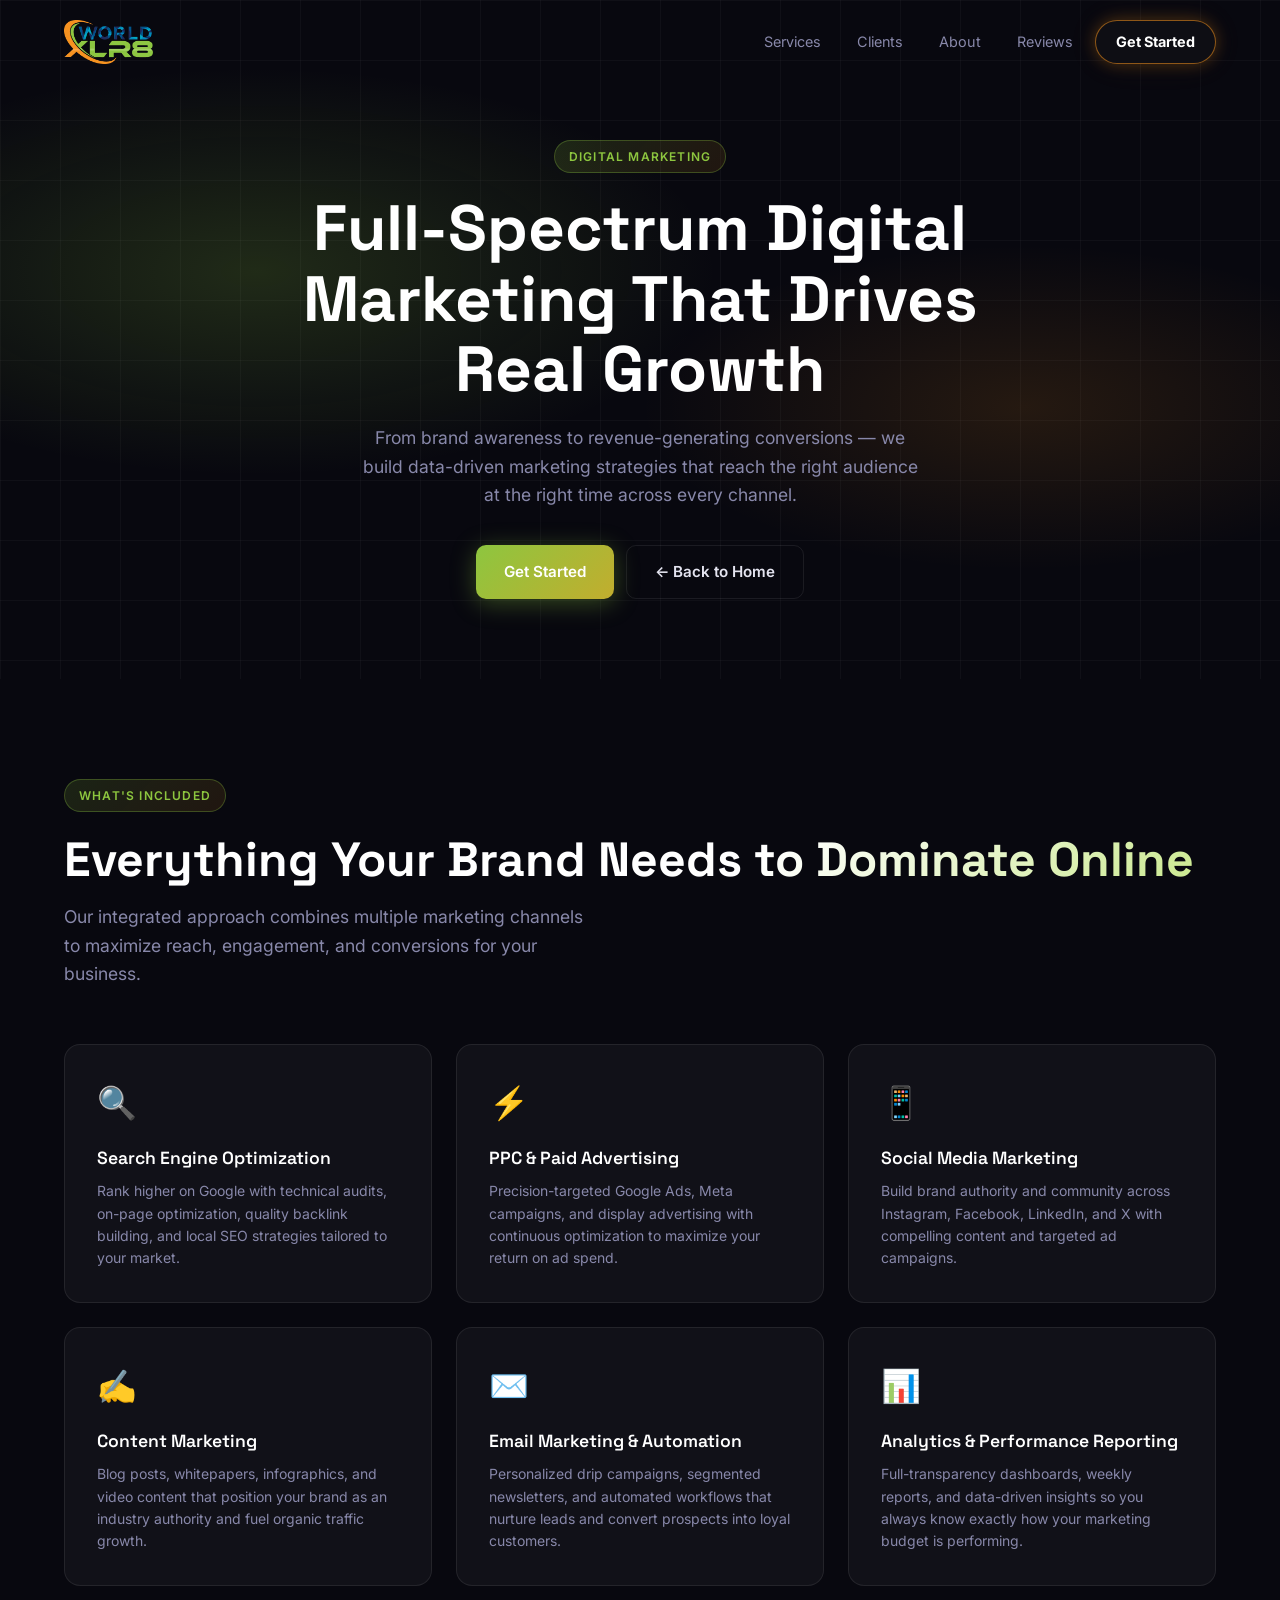
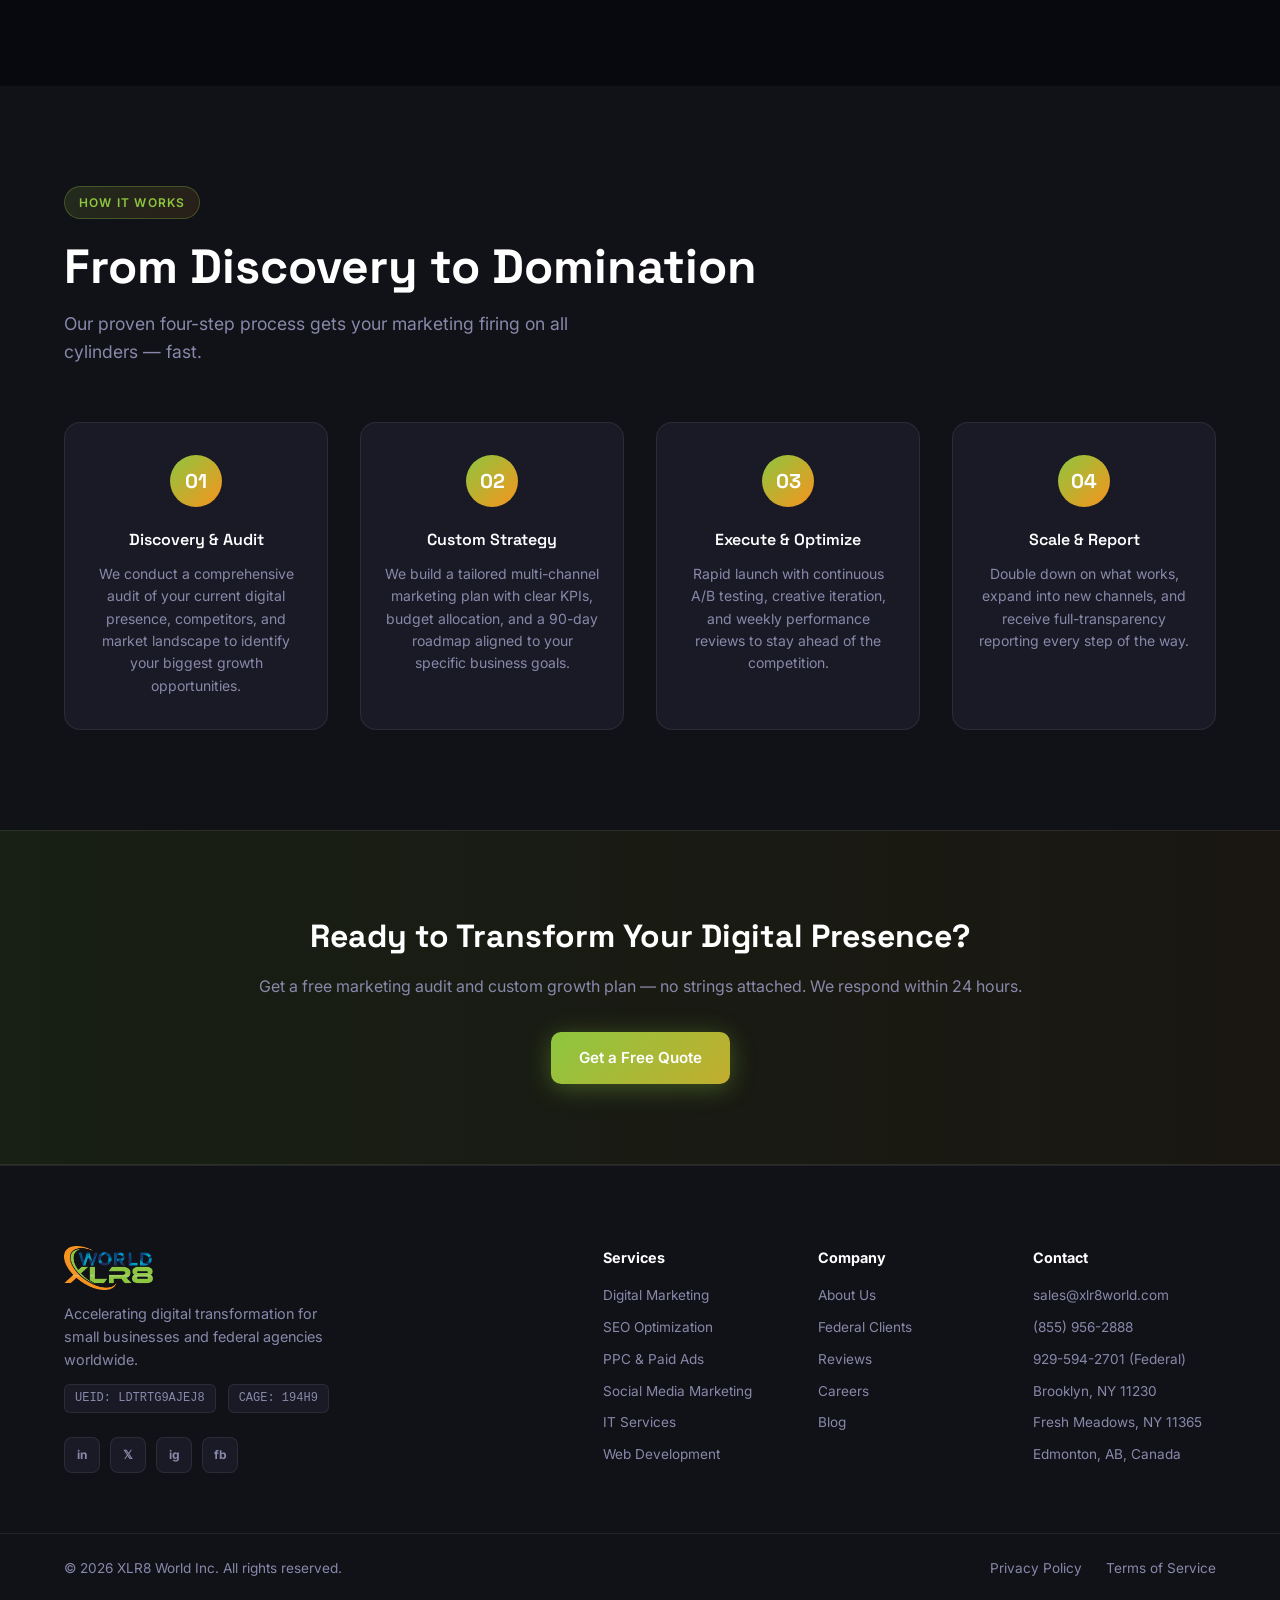
<file: digital-marketing.html>
<!DOCTYPE html>
<html lang="en">
<head>
  <meta charset="UTF-8" />
  <meta name="viewport" content="width=device-width, initial-scale=1.0" />
  <title>Digital Marketing Services — XLR8 World</title>
  <meta name="description" content="XLR8 World delivers full-spectrum digital marketing services — SEO, PPC, social media, content, and email — that drive measurable growth for small businesses and federal agencies." />
  <link rel="preconnect" href="https://fonts.googleapis.com" />
  <link rel="preconnect" href="https://fonts.gstatic.com" crossorigin />
  <link href="https://fonts.googleapis.com/css2?family=Inter:wght@300;400;500;600;700;800;900&family=Space+Grotesk:wght@400;500;600;700&display=swap" rel="stylesheet" />
  <link rel="stylesheet" href="styles.css" />
</head>
<body>

  <!-- NAV -->
  <nav class="nav" id="nav">
    <div class="nav__inner">
      <a href="index.html" class="nav__logo"><img src="logo.webp" alt="XLR8 World" class="nav__logo-img" /></a>
      <ul class="nav__links">
        <li><a href="index.html#services">Services</a></li>
        <li><a href="index.html#work">Clients</a></li>
        <li><a href="index.html#about">About</a></li>
        <li><a href="index.html#testimonials">Reviews</a></li>
        <li><a href="index.html#contact" class="nav__cta">Get Started</a></li>
      </ul>
      <button class="nav__hamburger" id="hamburger" aria-label="Menu">
        <span></span><span></span><span></span>
      </button>
    </div>
    <div class="nav__mobile" id="mobileMenu">
      <ul>
        <li><a href="index.html#services">Services</a></li>
        <li><a href="index.html#work">Clients</a></li>
        <li><a href="index.html#about">About</a></li>
        <li><a href="index.html#testimonials">Reviews</a></li>
        <li><a href="index.html#contact">Get Started</a></li>
      </ul>
    </div>
  </nav>

  <!-- PAGE HERO -->
  <section class="page-hero">
    <div class="page-hero__content">
      <div class="section-label">Digital Marketing</div>
      <h1>Full-Spectrum Digital Marketing That Drives Real Growth</h1>
      <p>From brand awareness to revenue-generating conversions — we build data-driven marketing strategies that reach the right audience at the right time across every channel.</p>
      <div class="page-hero__actions">
        <a href="index.html#contact" class="btn btn--primary">Get Started</a>
        <a href="index.html" class="btn btn--ghost">← Back to Home</a>
      </div>
    </div>
  </section>

  <!-- FEATURES -->
  <section class="features">
    <div class="container">
      <div class="section-label">What's Included</div>
      <h2 class="section-title">Everything Your Brand Needs to Dominate Online</h2>
      <p class="section-sub">Our integrated approach combines multiple marketing channels to maximize reach, engagement, and conversions for your business.</p>
      <div class="features__grid">

        <div class="feature-card">
          <span class="feature-card__icon">🔍</span>
          <h3>Search Engine Optimization</h3>
          <p>Rank higher on Google with technical audits, on-page optimization, quality backlink building, and local SEO strategies tailored to your market.</p>
        </div>

        <div class="feature-card">
          <span class="feature-card__icon">⚡</span>
          <h3>PPC & Paid Advertising</h3>
          <p>Precision-targeted Google Ads, Meta campaigns, and display advertising with continuous optimization to maximize your return on ad spend.</p>
        </div>

        <div class="feature-card">
          <span class="feature-card__icon">📱</span>
          <h3>Social Media Marketing</h3>
          <p>Build brand authority and community across Instagram, Facebook, LinkedIn, and X with compelling content and targeted ad campaigns.</p>
        </div>

        <div class="feature-card">
          <span class="feature-card__icon">✍️</span>
          <h3>Content Marketing</h3>
          <p>Blog posts, whitepapers, infographics, and video content that position your brand as an industry authority and fuel organic traffic growth.</p>
        </div>

        <div class="feature-card">
          <span class="feature-card__icon">✉️</span>
          <h3>Email Marketing & Automation</h3>
          <p>Personalized drip campaigns, segmented newsletters, and automated workflows that nurture leads and convert prospects into loyal customers.</p>
        </div>

        <div class="feature-card">
          <span class="feature-card__icon">📊</span>
          <h3>Analytics & Performance Reporting</h3>
          <p>Full-transparency dashboards, weekly reports, and data-driven insights so you always know exactly how your marketing budget is performing.</p>
        </div>

      </div>
    </div>
  </section>

  <!-- HOW IT WORKS -->
  <section class="svc-process">
    <div class="container">
      <div class="section-label">How It Works</div>
      <h2 class="section-title">From Discovery to Domination</h2>
      <p class="section-sub">Our proven four-step process gets your marketing firing on all cylinders — fast.</p>
      <div class="svc-process__steps">

        <div class="svc-process__step">
          <div class="svc-process__num">01</div>
          <h3>Discovery & Audit</h3>
          <p>We conduct a comprehensive audit of your current digital presence, competitors, and market landscape to identify your biggest growth opportunities.</p>
        </div>

        <div class="svc-process__step">
          <div class="svc-process__num">02</div>
          <h3>Custom Strategy</h3>
          <p>We build a tailored multi-channel marketing plan with clear KPIs, budget allocation, and a 90-day roadmap aligned to your specific business goals.</p>
        </div>

        <div class="svc-process__step">
          <div class="svc-process__num">03</div>
          <h3>Execute & Optimize</h3>
          <p>Rapid launch with continuous A/B testing, creative iteration, and weekly performance reviews to stay ahead of the competition.</p>
        </div>

        <div class="svc-process__step">
          <div class="svc-process__num">04</div>
          <h3>Scale & Report</h3>
          <p>Double down on what works, expand into new channels, and receive full-transparency reporting every step of the way.</p>
        </div>

      </div>
    </div>
  </section>

  <!-- CTA STRIP -->
  <section class="cta-strip">
    <div class="container">
      <h2>Ready to Transform Your Digital Presence?</h2>
      <p>Get a free marketing audit and custom growth plan — no strings attached. We respond within 24 hours.</p>
      <a href="index.html#contact" class="btn btn--primary">Get a Free Quote</a>
    </div>
  </section>

  <!-- FOOTER -->
  <footer class="footer">
    <div class="container footer__inner">
      <div class="footer__brand">
        <a href="index.html" class="nav__logo"><img src="logo.webp" alt="XLR8 World" class="nav__logo-img" /></a>
        <p>Accelerating digital transformation for small businesses and federal agencies worldwide.</p>
        <div class="footer__credentials">
          <span>UEID: LDTRTG9AJEJ8</span>
          <span>CAGE: 194H9</span>
        </div>
        <div class="footer__social">
          <a href="#" aria-label="LinkedIn">in</a>
          <a href="#" aria-label="Twitter">𝕏</a>
          <a href="#" aria-label="Instagram">ig</a>
          <a href="#" aria-label="Facebook">fb</a>
        </div>
      </div>
      <div class="footer__links">
        <div class="footer__col">
          <strong>Services</strong>
          <ul>
            <li><a href="digital-marketing.html">Digital Marketing</a></li>
            <li><a href="seo-optimization.html">SEO Optimization</a></li>
            <li><a href="ppc-paid-ads.html">PPC &amp; Paid Ads</a></li>
            <li><a href="social-media-marketing.html">Social Media Marketing</a></li>
            <li><a href="it-services.html">IT Services</a></li>
            <li><a href="web-development.html">Web Development</a></li>
          </ul>
        </div>
        <div class="footer__col">
          <strong>Company</strong>
          <ul>
            <li><a href="index.html#about">About Us</a></li>
            <li><a href="index.html#work">Federal Clients</a></li>
            <li><a href="index.html#testimonials">Reviews</a></li>
            <li><a href="index.html#contact">Careers</a></li>
            <li><a href="index.html#contact">Blog</a></li>
          </ul>
        </div>
        <div class="footer__col">
          <strong>Contact</strong>
          <ul>
            <li><a href="mailto:sales@xlr8world.com">sales@xlr8world.com</a></li>
            <li><a href="tel:+18559562888">(855) 956-2888</a></li>
            <li><a href="tel:+19295942701">929-594-2701 (Federal)</a></li>
            <li>Brooklyn, NY 11230</li>
            <li>Fresh Meadows, NY 11365</li>
            <li>Edmonton, AB, Canada</li>
          </ul>
        </div>
      </div>
    </div>
    <div class="footer__bottom">
      <div class="container">
        <span>© 2026 XLR8 World Inc. All rights reserved.</span>
        <div>
          <a href="#">Privacy Policy</a>
          <a href="#">Terms of Service</a>
        </div>
      </div>
    </div>
  </footer>

  <script src="script.js"></script>
</body>
</html>
</file>
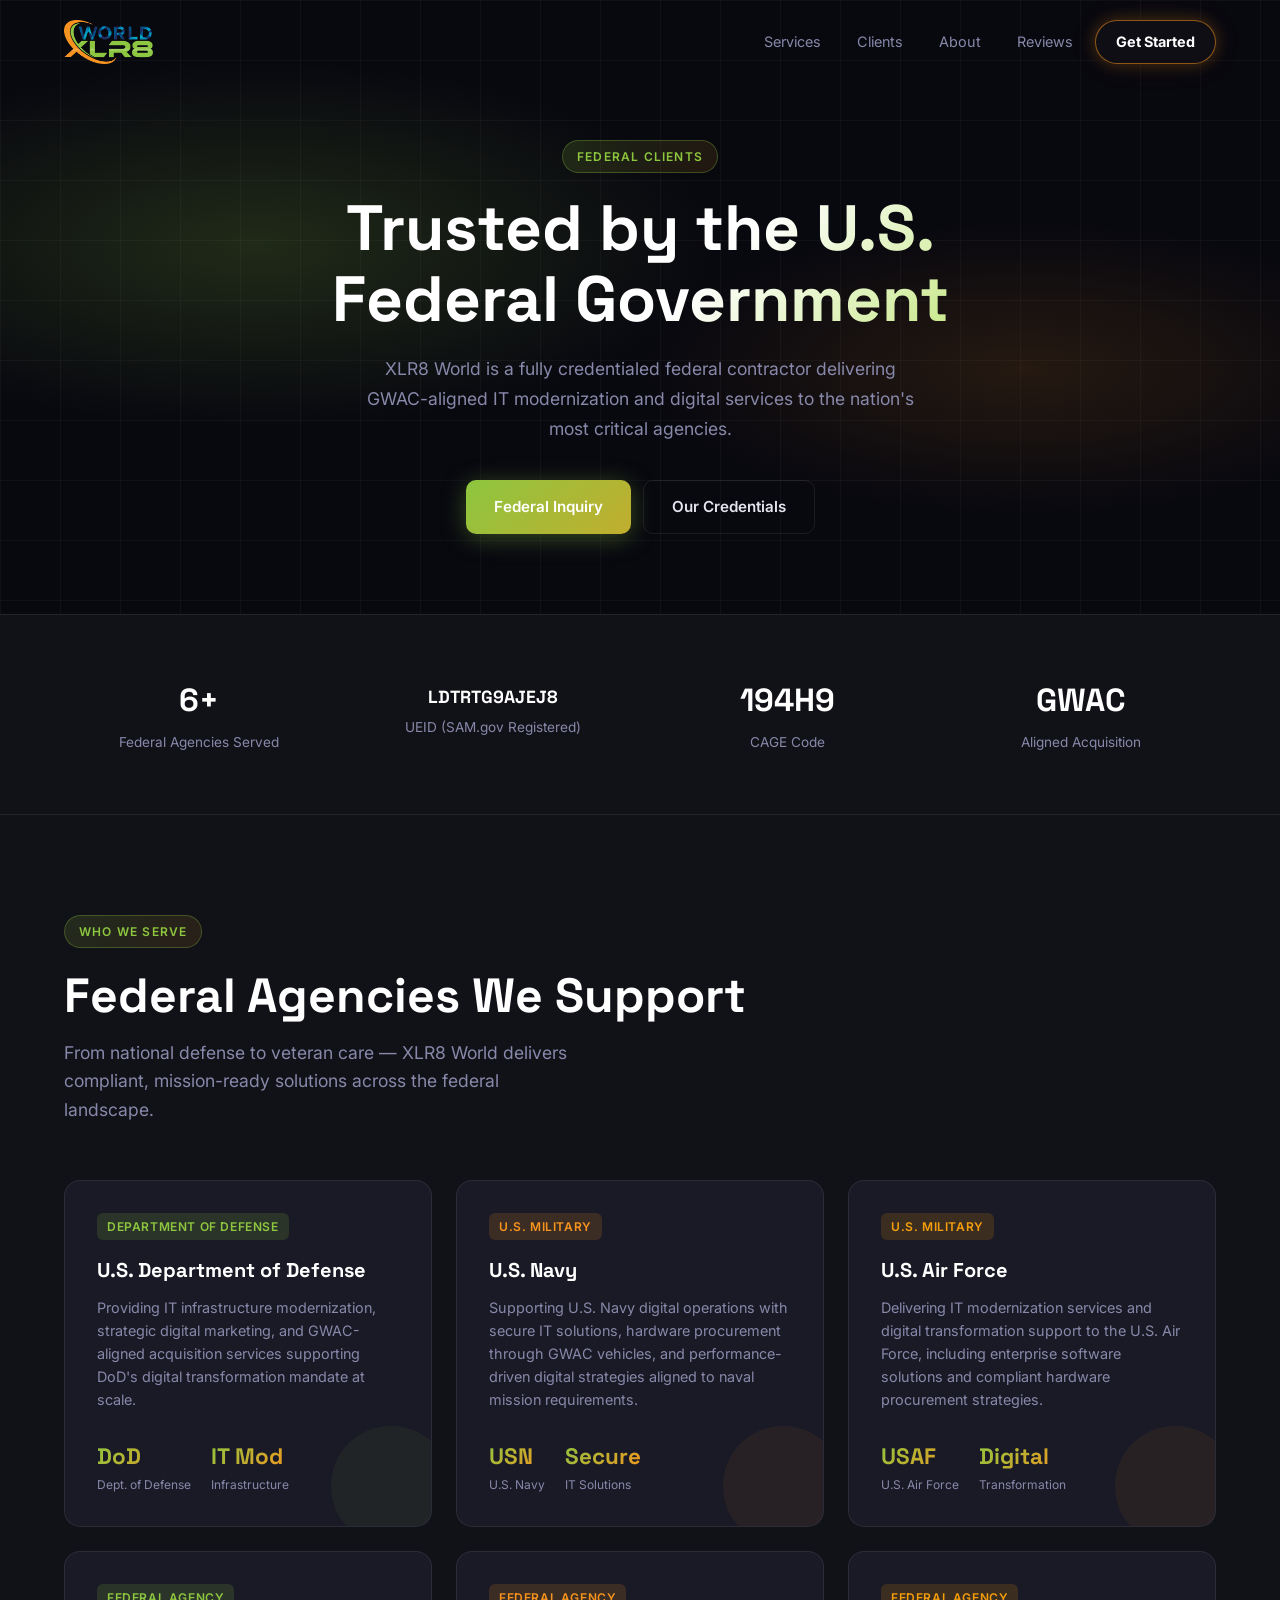
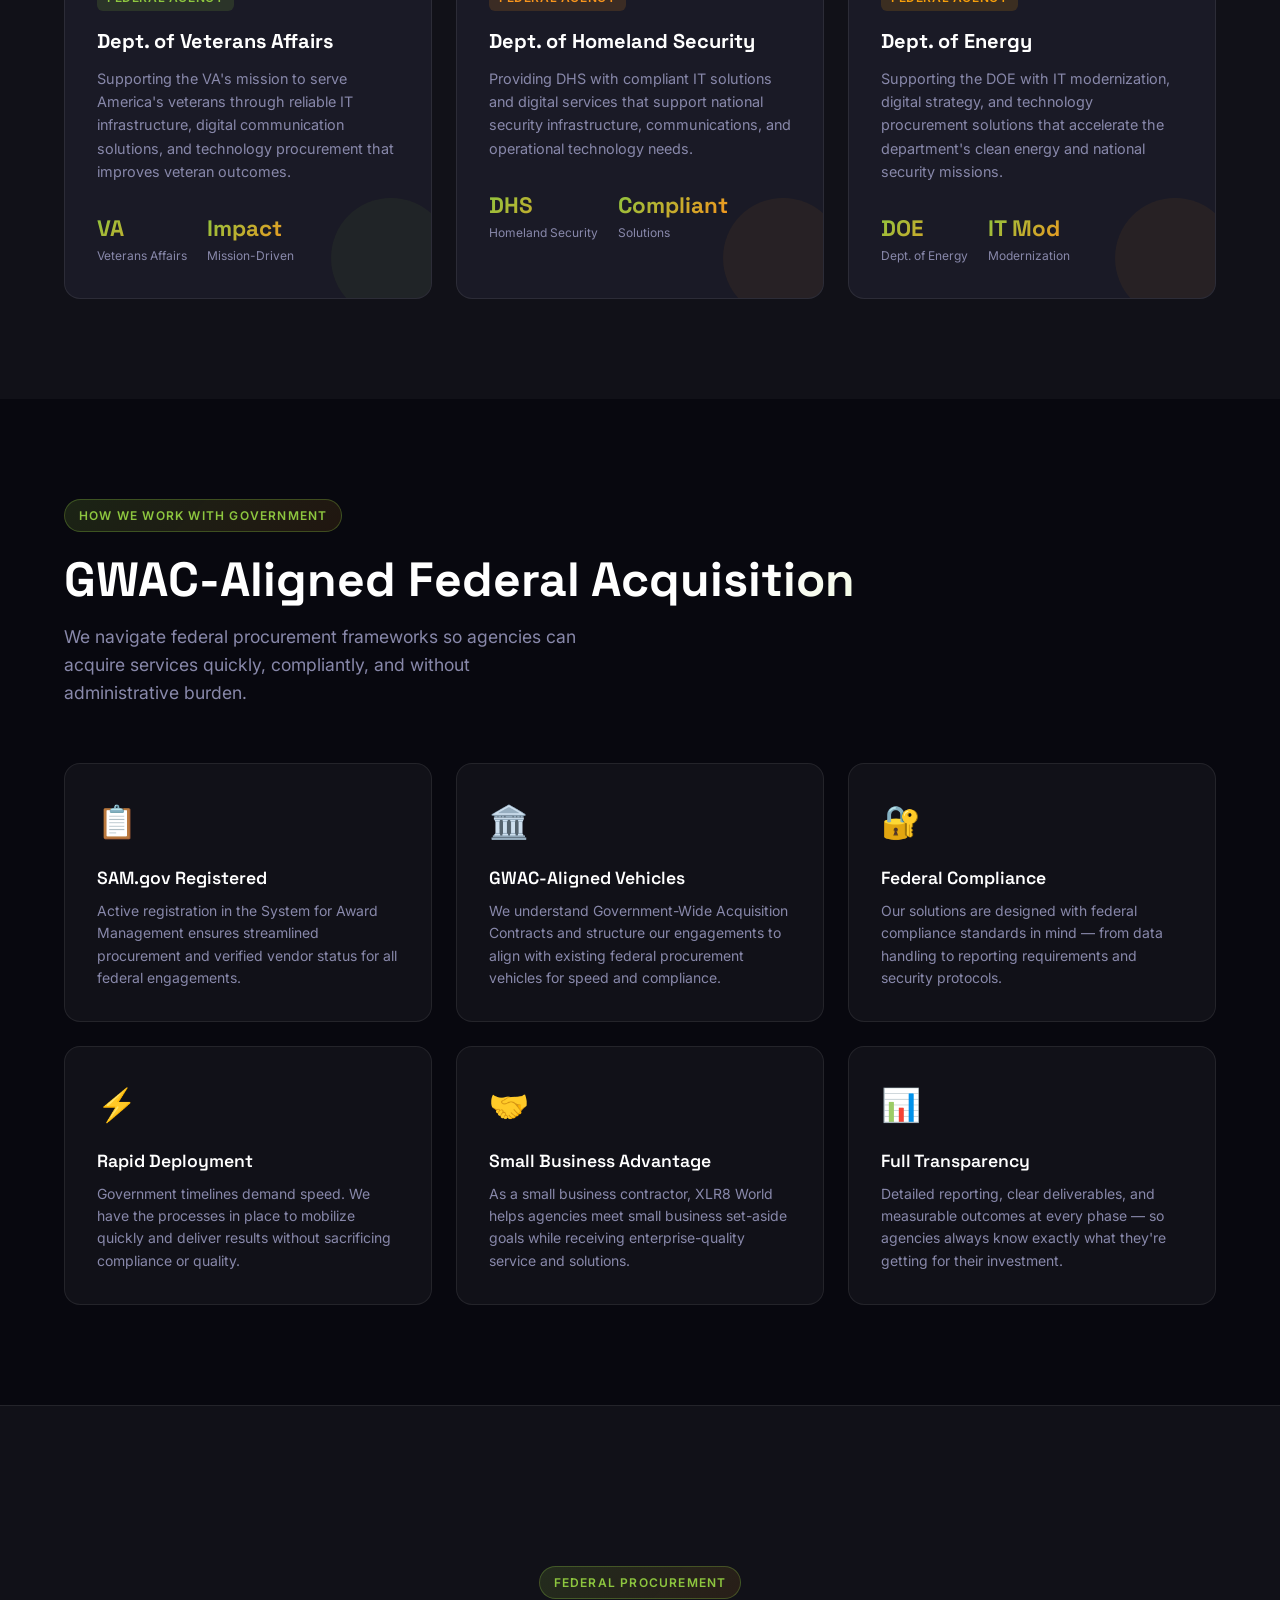
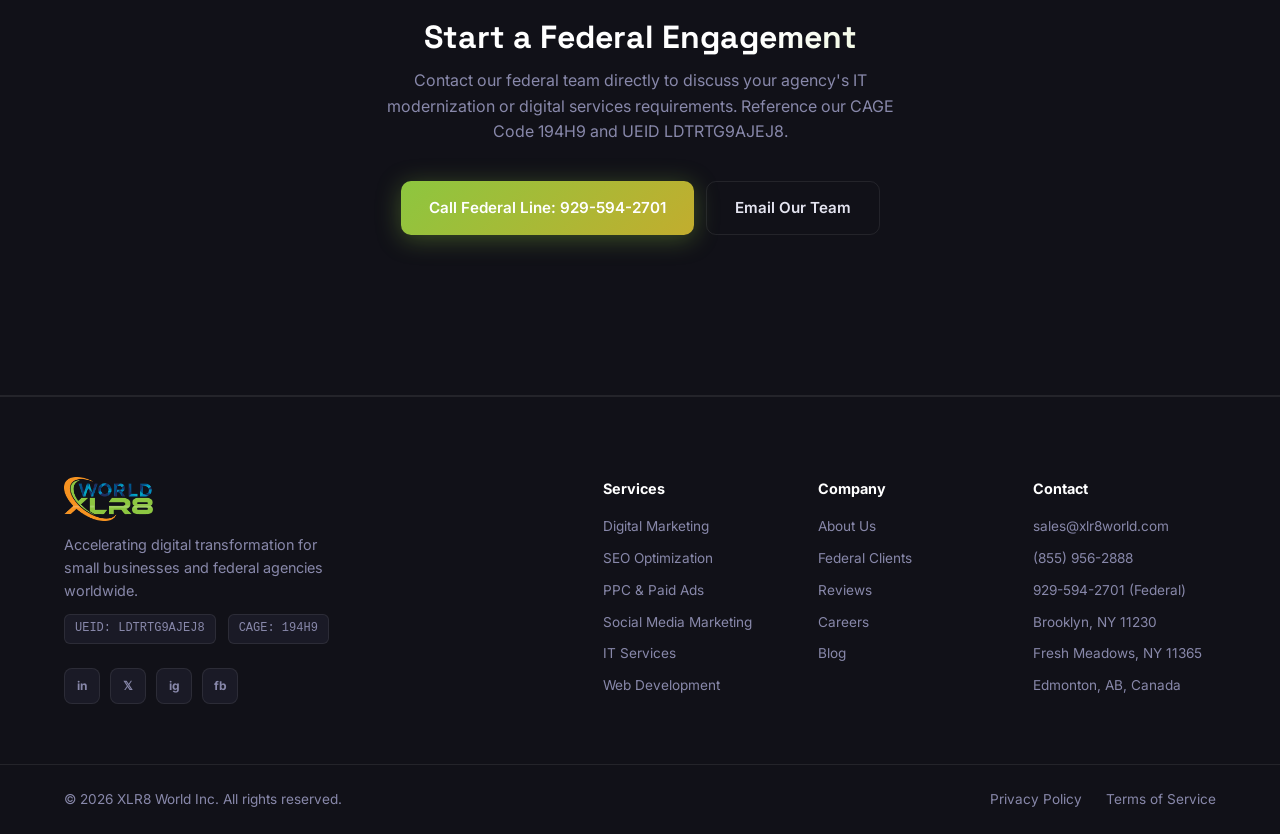
<file: federal-clients.html>
<!DOCTYPE html>
<html lang="en">
<head>
  <meta charset="UTF-8" />
  <meta name="viewport" content="width=device-width, initial-scale=1.0" />
  <title>Federal Clients — XLR8 World Government IT &amp; Digital Services</title>
  <meta name="description" content="XLR8 World serves the DoD, U.S. Navy, Air Force, Veterans Affairs, Homeland Security, and Dept of Energy with GWAC-aligned IT and digital marketing solutions." />
  <link rel="preconnect" href="https://fonts.googleapis.com" />
  <link rel="preconnect" href="https://fonts.gstatic.com" crossorigin />
  <link href="https://fonts.googleapis.com/css2?family=Inter:wght@300;400;500;600;700;800;900&family=Space+Grotesk:wght@400;500;600;700&display=swap" rel="stylesheet" />
  <link rel="stylesheet" href="styles.css" />
</head>
<body>

  <!-- NAV -->
  <nav class="nav" id="nav">
    <div class="nav__inner">
      <a href="index.html" class="nav__logo"><img src="logo.webp" alt="XLR8 World" class="nav__logo-img" /></a>
      <ul class="nav__links">
        <li><a href="index.html#services">Services</a></li>
        <li><a href="index.html#work">Clients</a></li>
        <li><a href="index.html#about">About</a></li>
        <li><a href="index.html#testimonials">Reviews</a></li>
        <li><a href="index.html#contact" class="nav__cta">Get Started</a></li>
      </ul>
      <button class="nav__hamburger" id="hamburger" aria-label="Menu">
        <span></span><span></span><span></span>
      </button>
    </div>
    <div class="nav__mobile" id="mobileMenu">
      <ul>
        <li><a href="index.html#services">Services</a></li>
        <li><a href="index.html#work">Clients</a></li>
        <li><a href="index.html#about">About</a></li>
        <li><a href="index.html#testimonials">Reviews</a></li>
        <li><a href="index.html#contact">Get Started</a></li>
      </ul>
    </div>
  </nav>

  <!-- PAGE HERO -->
  <section class="page-hero">
    <div class="page-hero__content">
      <div class="section-label">Federal Clients</div>
      <h1 class="section-title">Trusted by the U.S.<br />Federal Government</h1>
      <p class="hero__sub">XLR8 World is a fully credentialed federal contractor delivering GWAC-aligned IT modernization and digital services to the nation's most critical agencies.</p>
      <div class="page-hero__actions">
        <a href="index.html#contact" class="btn btn--primary">Federal Inquiry</a>
        <a href="about.html" class="btn btn--ghost">Our Credentials</a>
      </div>
    </div>
  </section>

  <!-- COMPLIANCE STATS -->
  <section style="padding:60px 0;background:var(--dark-2);border-top:1px solid var(--border);border-bottom:1px solid var(--border);">
    <div class="container">
      <div style="display:grid;grid-template-columns:repeat(4,1fr);gap:24px;text-align:center;">
        <div>
          <div style="font-family:'Space Grotesk',sans-serif;font-size:2rem;font-weight:800;color:#fff;margin-bottom:6px;">6<span style="color:var(--purple)">+</span></div>
          <div style="font-size:0.85rem;color:var(--text-muted);">Federal Agencies Served</div>
        </div>
        <div>
          <div style="font-family:'Space Grotesk',sans-serif;font-size:2rem;font-weight:800;color:#fff;margin-bottom:6px;font-size:1.1rem;padding-top:0.5rem;">LDTRTG9AJEJ8</div>
          <div style="font-size:0.85rem;color:var(--text-muted);">UEID (SAM.gov Registered)</div>
        </div>
        <div>
          <div style="font-family:'Space Grotesk',sans-serif;font-size:2rem;font-weight:800;color:#fff;margin-bottom:6px;">194H9</div>
          <div style="font-size:0.85rem;color:var(--text-muted);">CAGE Code</div>
        </div>
        <div>
          <div style="font-family:'Space Grotesk',sans-serif;font-size:2rem;font-weight:800;color:#fff;margin-bottom:6px;">GWAC</div>
          <div style="font-size:0.85rem;color:var(--text-muted);">Aligned Acquisition</div>
        </div>
      </div>
    </div>
  </section>

  <!-- FEDERAL CLIENTS GRID -->
  <section class="work" style="padding:100px 0;">
    <div class="container">
      <div class="section-label">Who We Serve</div>
      <h2 class="section-title">Federal Agencies We Support</h2>
      <p class="section-sub">From national defense to veteran care — XLR8 World delivers compliant, mission-ready solutions across the federal landscape.</p>
      <div class="work__grid">

        <div class="work-card" style="--accent:#8DC63F">
          <div class="work-card__tag">Department of Defense</div>
          <h3>U.S. Department of Defense</h3>
          <p>Providing IT infrastructure modernization, strategic digital marketing, and GWAC-aligned acquisition services supporting DoD's digital transformation mandate at scale.</p>
          <div class="work-card__results">
            <div class="work-result">
              <span class="work-result__num">DoD</span>
              <span class="work-result__label">Dept. of Defense</span>
            </div>
            <div class="work-result">
              <span class="work-result__num">IT Mod</span>
              <span class="work-result__label">Infrastructure</span>
            </div>
          </div>
          <div class="work-card__visual work-card__visual--1"></div>
        </div>

        <div class="work-card" style="--accent:#F7941D">
          <div class="work-card__tag">U.S. Military</div>
          <h3>U.S. Navy</h3>
          <p>Supporting U.S. Navy digital operations with secure IT solutions, hardware procurement through GWAC vehicles, and performance-driven digital strategies aligned to naval mission requirements.</p>
          <div class="work-card__results">
            <div class="work-result">
              <span class="work-result__num">USN</span>
              <span class="work-result__label">U.S. Navy</span>
            </div>
            <div class="work-result">
              <span class="work-result__num">Secure</span>
              <span class="work-result__label">IT Solutions</span>
            </div>
          </div>
          <div class="work-card__visual work-card__visual--2"></div>
        </div>

        <div class="work-card" style="--accent:#f59e0b">
          <div class="work-card__tag">U.S. Military</div>
          <h3>U.S. Air Force</h3>
          <p>Delivering IT modernization services and digital transformation support to the U.S. Air Force, including enterprise software solutions and compliant hardware procurement strategies.</p>
          <div class="work-card__results">
            <div class="work-result">
              <span class="work-result__num">USAF</span>
              <span class="work-result__label">U.S. Air Force</span>
            </div>
            <div class="work-result">
              <span class="work-result__num">Digital</span>
              <span class="work-result__label">Transformation</span>
            </div>
          </div>
          <div class="work-card__visual work-card__visual--3"></div>
        </div>

        <div class="work-card" style="--accent:#8DC63F">
          <div class="work-card__tag">Federal Agency</div>
          <h3>Dept. of Veterans Affairs</h3>
          <p>Supporting the VA's mission to serve America's veterans through reliable IT infrastructure, digital communication solutions, and technology procurement that improves veteran outcomes.</p>
          <div class="work-card__results">
            <div class="work-result">
              <span class="work-result__num">VA</span>
              <span class="work-result__label">Veterans Affairs</span>
            </div>
            <div class="work-result">
              <span class="work-result__num">Impact</span>
              <span class="work-result__label">Mission-Driven</span>
            </div>
          </div>
          <div class="work-card__visual work-card__visual--1"></div>
        </div>

        <div class="work-card" style="--accent:#F7941D">
          <div class="work-card__tag">Federal Agency</div>
          <h3>Dept. of Homeland Security</h3>
          <p>Providing DHS with compliant IT solutions and digital services that support national security infrastructure, communications, and operational technology needs.</p>
          <div class="work-card__results">
            <div class="work-result">
              <span class="work-result__num">DHS</span>
              <span class="work-result__label">Homeland Security</span>
            </div>
            <div class="work-result">
              <span class="work-result__num">Compliant</span>
              <span class="work-result__label">Solutions</span>
            </div>
          </div>
          <div class="work-card__visual work-card__visual--2"></div>
        </div>

        <div class="work-card" style="--accent:#f59e0b">
          <div class="work-card__tag">Federal Agency</div>
          <h3>Dept. of Energy</h3>
          <p>Supporting the DOE with IT modernization, digital strategy, and technology procurement solutions that accelerate the department's clean energy and national security missions.</p>
          <div class="work-card__results">
            <div class="work-result">
              <span class="work-result__num">DOE</span>
              <span class="work-result__label">Dept. of Energy</span>
            </div>
            <div class="work-result">
              <span class="work-result__num">IT Mod</span>
              <span class="work-result__label">Modernization</span>
            </div>
          </div>
          <div class="work-card__visual work-card__visual--3"></div>
        </div>

      </div>
    </div>
  </section>

  <!-- ACQUISITION APPROACH -->
  <section class="features" style="padding:100px 0;">
    <div class="container">
      <div class="section-label">How We Work with Government</div>
      <h2 class="section-title">GWAC-Aligned Federal Acquisition</h2>
      <p class="section-sub">We navigate federal procurement frameworks so agencies can acquire services quickly, compliantly, and without administrative burden.</p>
      <div class="features__grid">
        <div class="feature-card fade-up">
          <div class="feature-card__icon">📋</div>
          <h3>SAM.gov Registered</h3>
          <p>Active registration in the System for Award Management ensures streamlined procurement and verified vendor status for all federal engagements.</p>
        </div>
        <div class="feature-card fade-up">
          <div class="feature-card__icon">🏛️</div>
          <h3>GWAC-Aligned Vehicles</h3>
          <p>We understand Government-Wide Acquisition Contracts and structure our engagements to align with existing federal procurement vehicles for speed and compliance.</p>
        </div>
        <div class="feature-card fade-up">
          <div class="feature-card__icon">🔐</div>
          <h3>Federal Compliance</h3>
          <p>Our solutions are designed with federal compliance standards in mind — from data handling to reporting requirements and security protocols.</p>
        </div>
        <div class="feature-card fade-up">
          <div class="feature-card__icon">⚡</div>
          <h3>Rapid Deployment</h3>
          <p>Government timelines demand speed. We have the processes in place to mobilize quickly and deliver results without sacrificing compliance or quality.</p>
        </div>
        <div class="feature-card fade-up">
          <div class="feature-card__icon">🤝</div>
          <h3>Small Business Advantage</h3>
          <p>As a small business contractor, XLR8 World helps agencies meet small business set-aside goals while receiving enterprise-quality service and solutions.</p>
        </div>
        <div class="feature-card fade-up">
          <div class="feature-card__icon">📊</div>
          <h3>Full Transparency</h3>
          <p>Detailed reporting, clear deliverables, and measurable outcomes at every phase — so agencies always know exactly what they're getting for their investment.</p>
        </div>
      </div>
    </div>
  </section>

  <!-- CTA STRIP -->
  <section class="cta-strip" style="background:var(--dark-2);border-top:1px solid var(--border);border-bottom:1px solid var(--border);">
    <div class="container" style="text-align:center;padding:80px 24px;">
      <div class="section-label">Federal Procurement</div>
      <h2 class="section-title" style="text-align:center;">Start a Federal Engagement</h2>
      <p style="color:var(--text-muted);max-width:520px;margin:0 auto 36px;">Contact our federal team directly to discuss your agency's IT modernization or digital services requirements. Reference our CAGE Code 194H9 and UEID LDTRTG9AJEJ8.</p>
      <div style="display:flex;gap:12px;justify-content:center;flex-wrap:wrap;">
        <a href="tel:+19295942701" class="btn btn--primary">Call Federal Line: 929-594-2701</a>
        <a href="mailto:sales@xlr8world.com" class="btn btn--ghost">Email Our Team</a>
      </div>
    </div>
  </section>

  <!-- FOOTER -->
  <footer class="footer">
    <div class="container footer__inner">
      <div class="footer__brand">
        <a href="index.html" class="nav__logo"><img src="logo.webp" alt="XLR8 World" class="nav__logo-img" /></a>
        <p>Accelerating digital transformation for small businesses and federal agencies worldwide.</p>
        <div class="footer__credentials">
          <span>UEID: LDTRTG9AJEJ8</span>
          <span>CAGE: 194H9</span>
        </div>
        <div class="footer__social">
          <a href="#" aria-label="LinkedIn">in</a>
          <a href="#" aria-label="Twitter">𝕏</a>
          <a href="#" aria-label="Instagram">ig</a>
          <a href="#" aria-label="Facebook">fb</a>
        </div>
      </div>
      <div class="footer__links">
        <div class="footer__col">
          <strong>Services</strong>
          <ul>
            <li><a href="index.html#services">Digital Marketing</a></li>
            <li><a href="index.html#services">SEO Optimization</a></li>
            <li><a href="index.html#services">PPC &amp; Paid Ads</a></li>
            <li><a href="index.html#services">Social Media Marketing</a></li>
            <li><a href="index.html#services">IT Services</a></li>
            <li><a href="index.html#services">Web Development</a></li>
          </ul>
        </div>
        <div class="footer__col">
          <strong>Company</strong>
          <ul>
            <li><a href="about.html">About Us</a></li>
            <li><a href="federal-clients.html">Federal Clients</a></li>
            <li><a href="reviews.html">Reviews</a></li>
            <li><a href="careers.html">Careers</a></li>
            <li><a href="blog.html">Blog</a></li>
          </ul>
        </div>
        <div class="footer__col">
          <strong>Contact</strong>
          <ul>
            <li><a href="mailto:sales@xlr8world.com">sales@xlr8world.com</a></li>
            <li><a href="tel:+18559562888">(855) 956-2888</a></li>
            <li><a href="tel:+19295942701">929-594-2701 (Federal)</a></li>
            <li>Brooklyn, NY 11230</li>
            <li>Fresh Meadows, NY 11365</li>
            <li>Edmonton, AB, Canada</li>
          </ul>
        </div>
      </div>
    </div>
    <div class="footer__bottom">
      <div class="container">
        <span>© 2026 XLR8 World Inc. All rights reserved.</span>
        <div>
          <a href="#">Privacy Policy</a>
          <a href="#">Terms of Service</a>
        </div>
      </div>
    </div>
  </footer>

  <script src="script.js"></script>
</body>
</html>
</file>
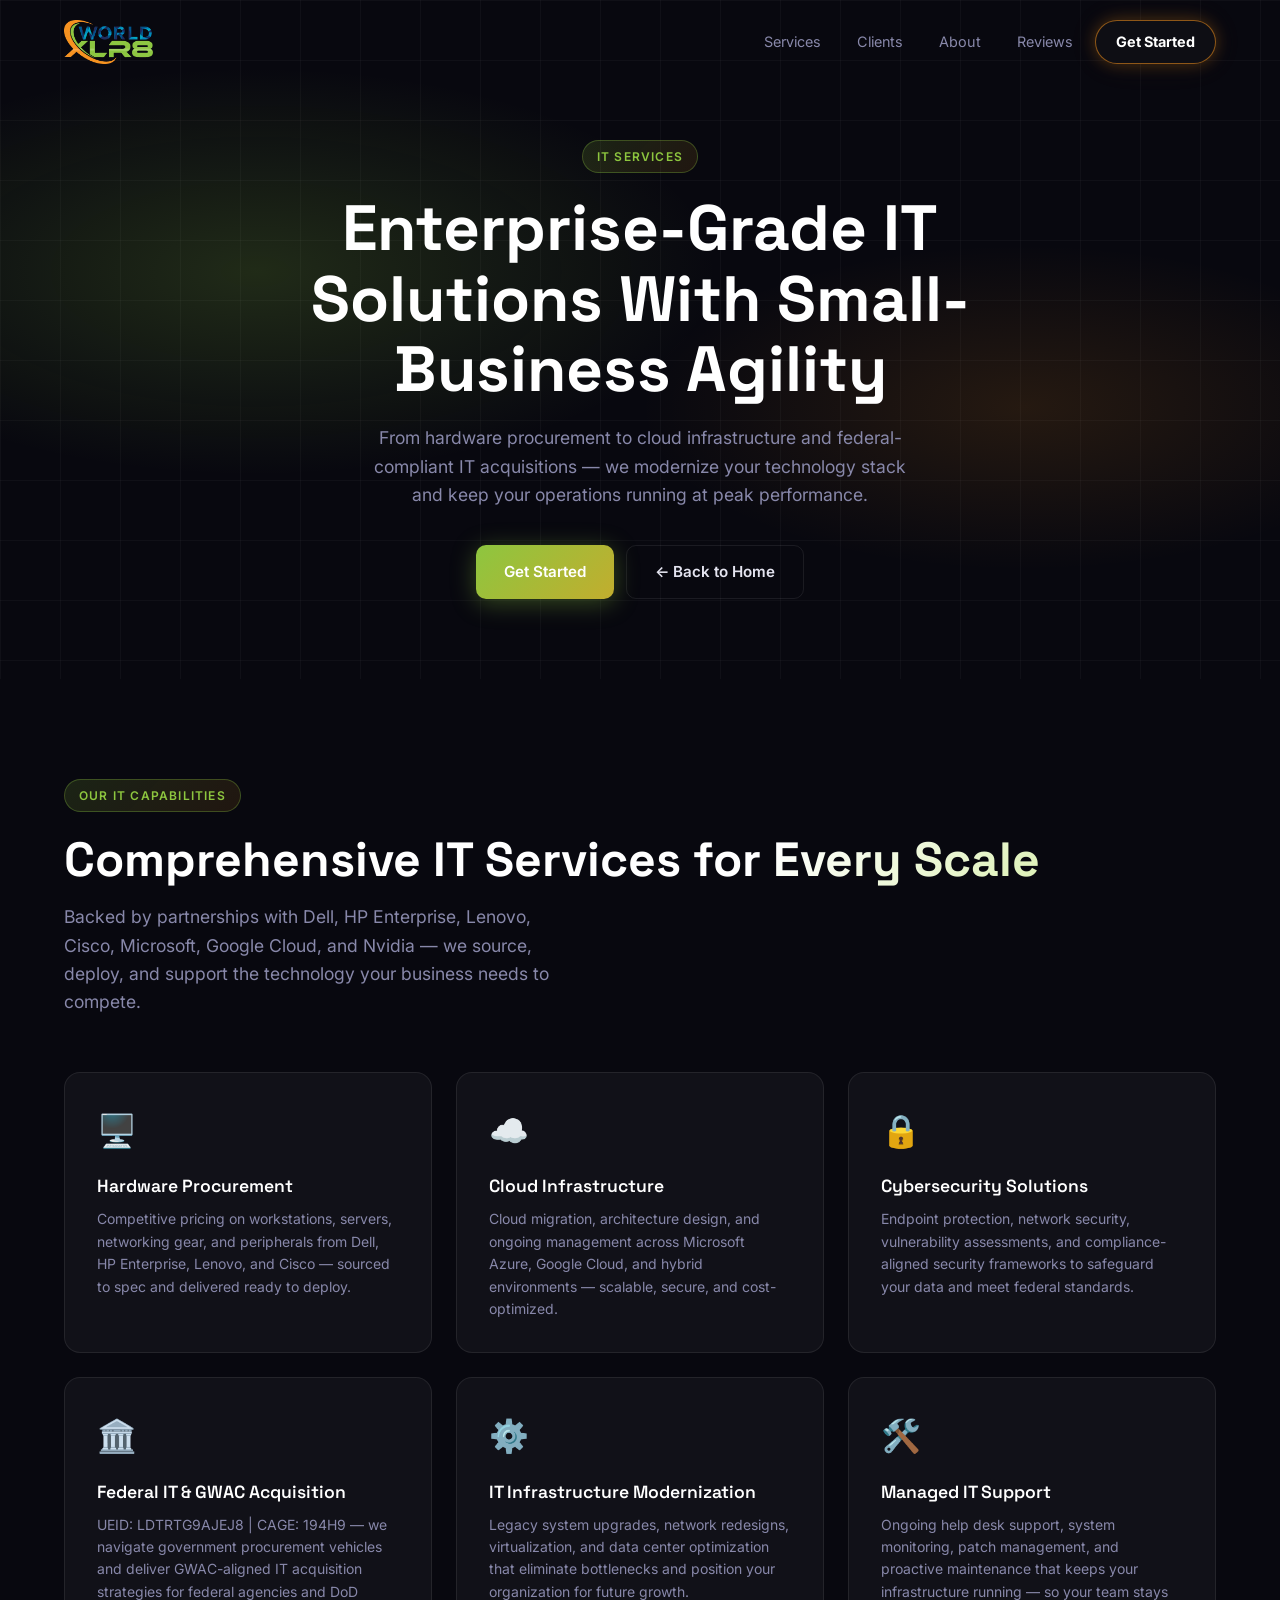
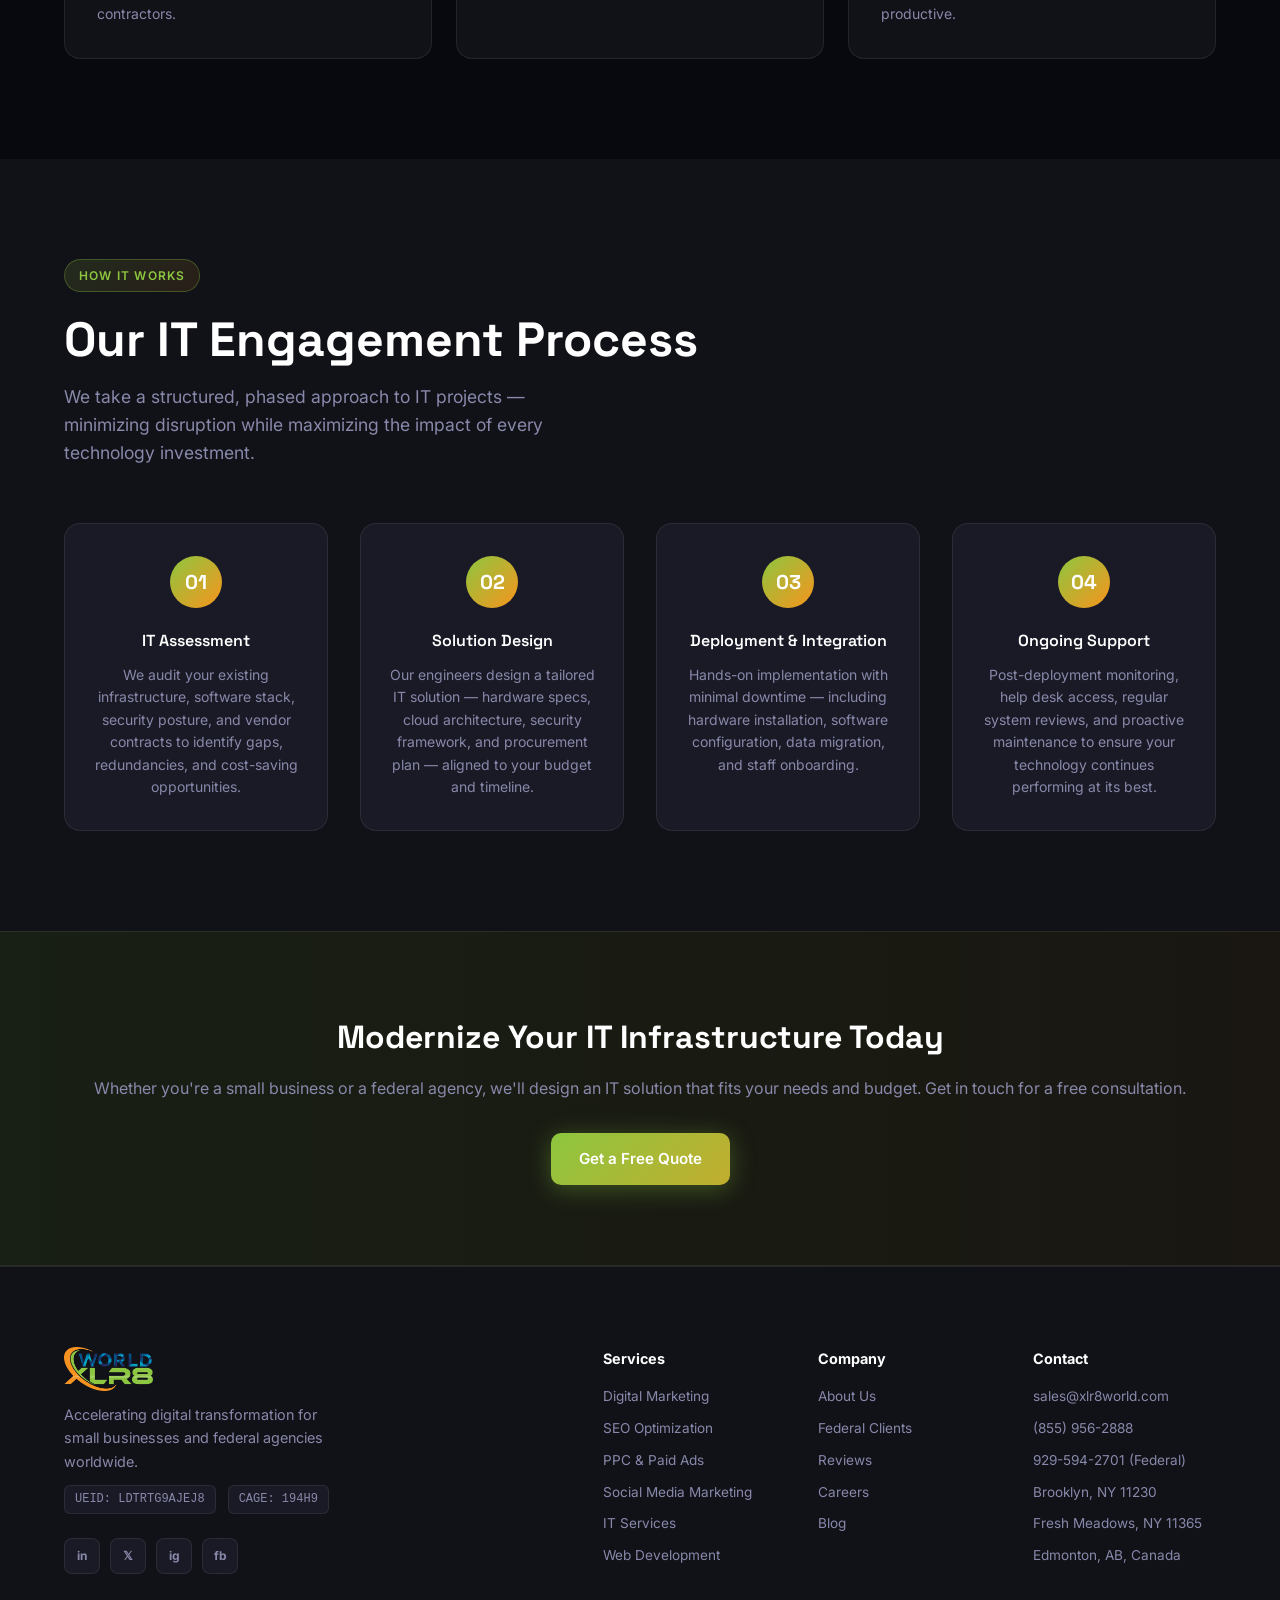
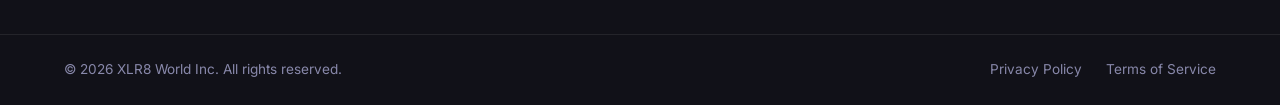
<file: it-services.html>
<!DOCTYPE html>
<html lang="en">
<head>
  <meta charset="UTF-8" />
  <meta name="viewport" content="width=device-width, initial-scale=1.0" />
  <title>IT Services — XLR8 World</title>
  <meta name="description" content="XLR8 World delivers enterprise-grade IT services including infrastructure modernization, hardware procurement, software solutions, and GWAC-aligned federal acquisitions." />
  <link rel="preconnect" href="https://fonts.googleapis.com" />
  <link rel="preconnect" href="https://fonts.gstatic.com" crossorigin />
  <link href="https://fonts.googleapis.com/css2?family=Inter:wght@300;400;500;600;700;800;900&family=Space+Grotesk:wght@400;500;600;700&display=swap" rel="stylesheet" />
  <link rel="stylesheet" href="styles.css" />
</head>
<body>

  <!-- NAV -->
  <nav class="nav" id="nav">
    <div class="nav__inner">
      <a href="index.html" class="nav__logo"><img src="logo.webp" alt="XLR8 World" class="nav__logo-img" /></a>
      <ul class="nav__links">
        <li><a href="index.html#services">Services</a></li>
        <li><a href="index.html#work">Clients</a></li>
        <li><a href="index.html#about">About</a></li>
        <li><a href="index.html#testimonials">Reviews</a></li>
        <li><a href="index.html#contact" class="nav__cta">Get Started</a></li>
      </ul>
      <button class="nav__hamburger" id="hamburger" aria-label="Menu">
        <span></span><span></span><span></span>
      </button>
    </div>
    <div class="nav__mobile" id="mobileMenu">
      <ul>
        <li><a href="index.html#services">Services</a></li>
        <li><a href="index.html#work">Clients</a></li>
        <li><a href="index.html#about">About</a></li>
        <li><a href="index.html#testimonials">Reviews</a></li>
        <li><a href="index.html#contact">Get Started</a></li>
      </ul>
    </div>
  </nav>

  <!-- PAGE HERO -->
  <section class="page-hero">
    <div class="page-hero__content">
      <div class="section-label">IT Services</div>
      <h1>Enterprise-Grade IT Solutions With Small-Business Agility</h1>
      <p>From hardware procurement to cloud infrastructure and federal-compliant IT acquisitions — we modernize your technology stack and keep your operations running at peak performance.</p>
      <div class="page-hero__actions">
        <a href="index.html#contact" class="btn btn--primary">Get Started</a>
        <a href="index.html" class="btn btn--ghost">← Back to Home</a>
      </div>
    </div>
  </section>

  <!-- FEATURES -->
  <section class="features">
    <div class="container">
      <div class="section-label">Our IT Capabilities</div>
      <h2 class="section-title">Comprehensive IT Services for Every Scale</h2>
      <p class="section-sub">Backed by partnerships with Dell, HP Enterprise, Lenovo, Cisco, Microsoft, Google Cloud, and Nvidia — we source, deploy, and support the technology your business needs to compete.</p>
      <div class="features__grid">

        <div class="feature-card">
          <span class="feature-card__icon">🖥️</span>
          <h3>Hardware Procurement</h3>
          <p>Competitive pricing on workstations, servers, networking gear, and peripherals from Dell, HP Enterprise, Lenovo, and Cisco — sourced to spec and delivered ready to deploy.</p>
        </div>

        <div class="feature-card">
          <span class="feature-card__icon">☁️</span>
          <h3>Cloud Infrastructure</h3>
          <p>Cloud migration, architecture design, and ongoing management across Microsoft Azure, Google Cloud, and hybrid environments — scalable, secure, and cost-optimized.</p>
        </div>

        <div class="feature-card">
          <span class="feature-card__icon">🔒</span>
          <h3>Cybersecurity Solutions</h3>
          <p>Endpoint protection, network security, vulnerability assessments, and compliance-aligned security frameworks to safeguard your data and meet federal standards.</p>
        </div>

        <div class="feature-card">
          <span class="feature-card__icon">🏛️</span>
          <h3>Federal IT &amp; GWAC Acquisition</h3>
          <p>UEID: LDTRTG9AJEJ8 | CAGE: 194H9 — we navigate government procurement vehicles and deliver GWAC-aligned IT acquisition strategies for federal agencies and DoD contractors.</p>
        </div>

        <div class="feature-card">
          <span class="feature-card__icon">⚙️</span>
          <h3>IT Infrastructure Modernization</h3>
          <p>Legacy system upgrades, network redesigns, virtualization, and data center optimization that eliminate bottlenecks and position your organization for future growth.</p>
        </div>

        <div class="feature-card">
          <span class="feature-card__icon">🛠️</span>
          <h3>Managed IT Support</h3>
          <p>Ongoing help desk support, system monitoring, patch management, and proactive maintenance that keeps your infrastructure running — so your team stays productive.</p>
        </div>

      </div>
    </div>
  </section>

  <!-- HOW IT WORKS -->
  <section class="svc-process">
    <div class="container">
      <div class="section-label">How It Works</div>
      <h2 class="section-title">Our IT Engagement Process</h2>
      <p class="section-sub">We take a structured, phased approach to IT projects — minimizing disruption while maximizing the impact of every technology investment.</p>
      <div class="svc-process__steps">

        <div class="svc-process__step">
          <div class="svc-process__num">01</div>
          <h3>IT Assessment</h3>
          <p>We audit your existing infrastructure, software stack, security posture, and vendor contracts to identify gaps, redundancies, and cost-saving opportunities.</p>
        </div>

        <div class="svc-process__step">
          <div class="svc-process__num">02</div>
          <h3>Solution Design</h3>
          <p>Our engineers design a tailored IT solution — hardware specs, cloud architecture, security framework, and procurement plan — aligned to your budget and timeline.</p>
        </div>

        <div class="svc-process__step">
          <div class="svc-process__num">03</div>
          <h3>Deployment & Integration</h3>
          <p>Hands-on implementation with minimal downtime — including hardware installation, software configuration, data migration, and staff onboarding.</p>
        </div>

        <div class="svc-process__step">
          <div class="svc-process__num">04</div>
          <h3>Ongoing Support</h3>
          <p>Post-deployment monitoring, help desk access, regular system reviews, and proactive maintenance to ensure your technology continues performing at its best.</p>
        </div>

      </div>
    </div>
  </section>

  <!-- CTA STRIP -->
  <section class="cta-strip">
    <div class="container">
      <h2>Modernize Your IT Infrastructure Today</h2>
      <p>Whether you're a small business or a federal agency, we'll design an IT solution that fits your needs and budget. Get in touch for a free consultation.</p>
      <a href="index.html#contact" class="btn btn--primary">Get a Free Quote</a>
    </div>
  </section>

  <!-- FOOTER -->
  <footer class="footer">
    <div class="container footer__inner">
      <div class="footer__brand">
        <a href="index.html" class="nav__logo"><img src="logo.webp" alt="XLR8 World" class="nav__logo-img" /></a>
        <p>Accelerating digital transformation for small businesses and federal agencies worldwide.</p>
        <div class="footer__credentials">
          <span>UEID: LDTRTG9AJEJ8</span>
          <span>CAGE: 194H9</span>
        </div>
        <div class="footer__social">
          <a href="#" aria-label="LinkedIn">in</a>
          <a href="#" aria-label="Twitter">𝕏</a>
          <a href="#" aria-label="Instagram">ig</a>
          <a href="#" aria-label="Facebook">fb</a>
        </div>
      </div>
      <div class="footer__links">
        <div class="footer__col">
          <strong>Services</strong>
          <ul>
            <li><a href="digital-marketing.html">Digital Marketing</a></li>
            <li><a href="seo-optimization.html">SEO Optimization</a></li>
            <li><a href="ppc-paid-ads.html">PPC &amp; Paid Ads</a></li>
            <li><a href="social-media-marketing.html">Social Media Marketing</a></li>
            <li><a href="it-services.html">IT Services</a></li>
            <li><a href="web-development.html">Web Development</a></li>
          </ul>
        </div>
        <div class="footer__col">
          <strong>Company</strong>
          <ul>
            <li><a href="index.html#about">About Us</a></li>
            <li><a href="index.html#work">Federal Clients</a></li>
            <li><a href="index.html#testimonials">Reviews</a></li>
            <li><a href="index.html#contact">Careers</a></li>
            <li><a href="index.html#contact">Blog</a></li>
          </ul>
        </div>
        <div class="footer__col">
          <strong>Contact</strong>
          <ul>
            <li><a href="mailto:sales@xlr8world.com">sales@xlr8world.com</a></li>
            <li><a href="tel:+18559562888">(855) 956-2888</a></li>
            <li><a href="tel:+19295942701">929-594-2701 (Federal)</a></li>
            <li>Brooklyn, NY 11230</li>
            <li>Fresh Meadows, NY 11365</li>
            <li>Edmonton, AB, Canada</li>
          </ul>
        </div>
      </div>
    </div>
    <div class="footer__bottom">
      <div class="container">
        <span>© 2026 XLR8 World Inc. All rights reserved.</span>
        <div>
          <a href="#">Privacy Policy</a>
          <a href="#">Terms of Service</a>
        </div>
      </div>
    </div>
  </footer>

  <script src="script.js"></script>
</body>
</html>
</file>
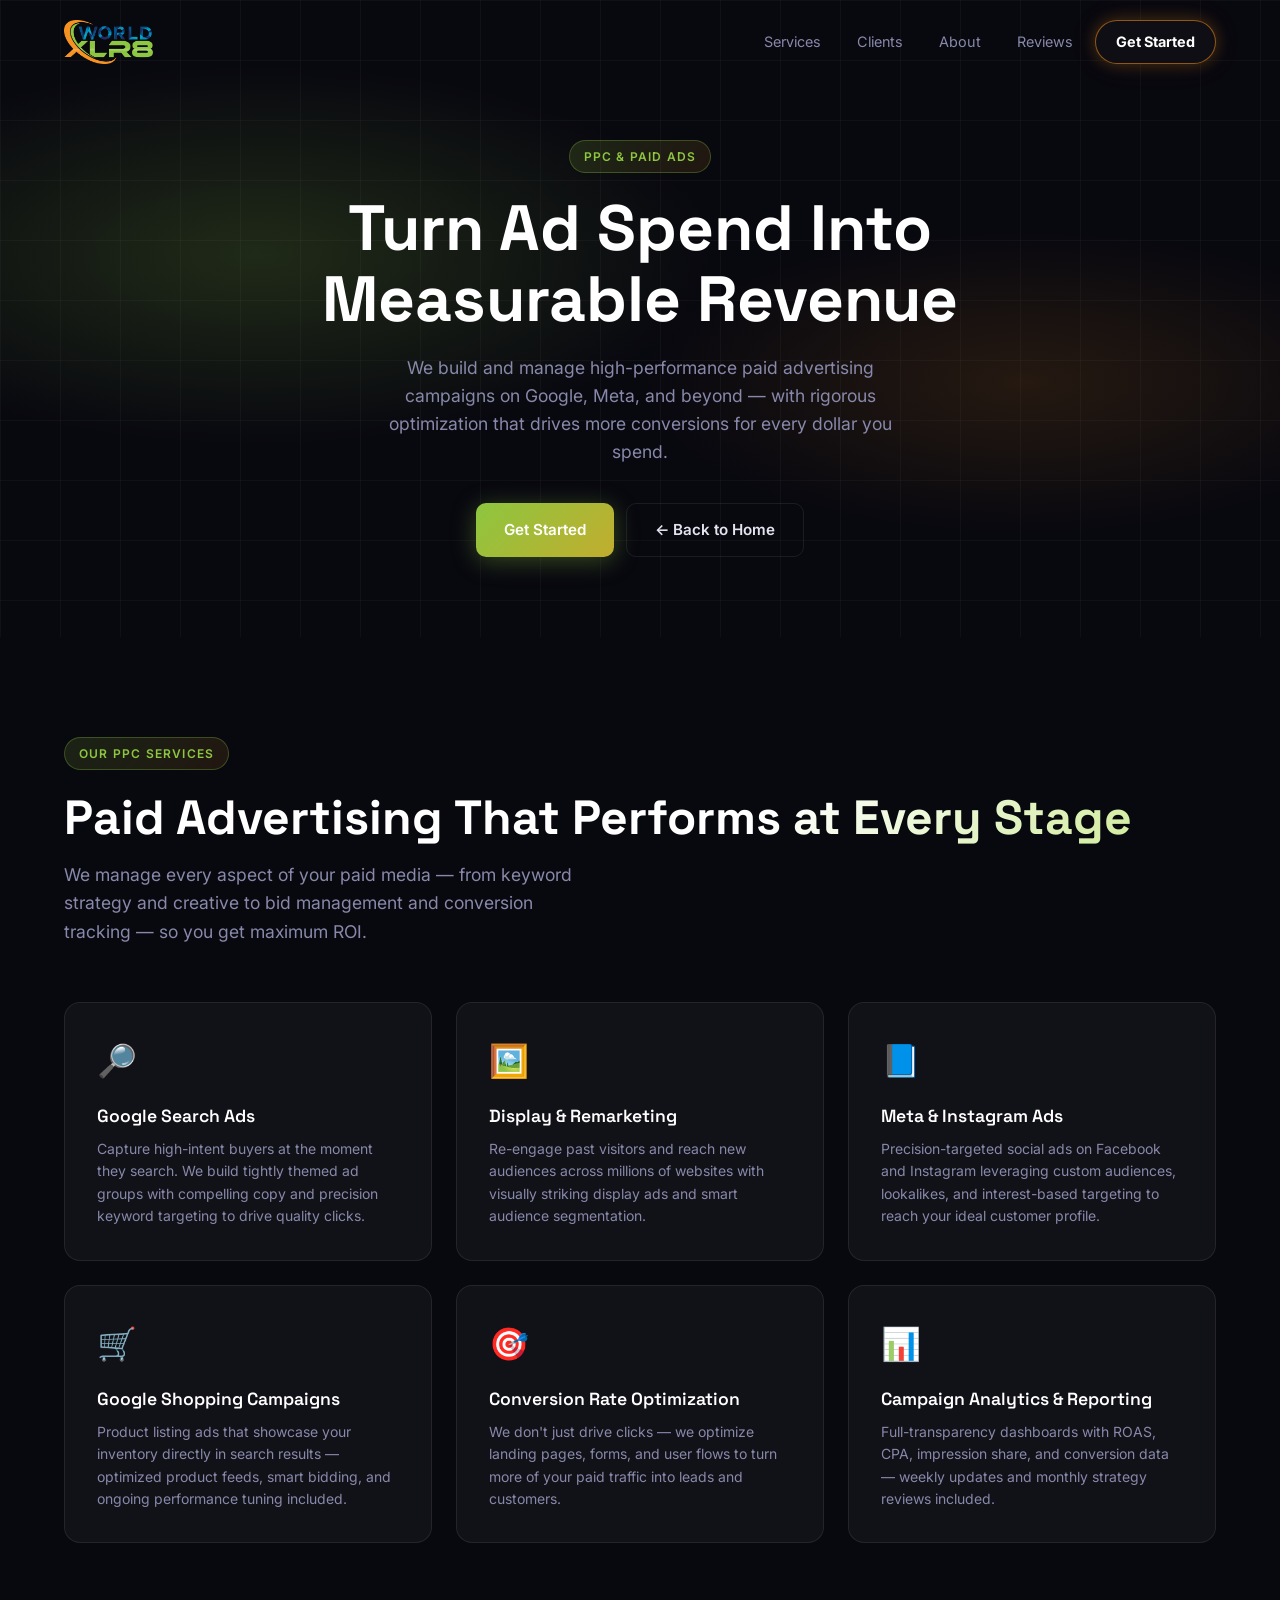
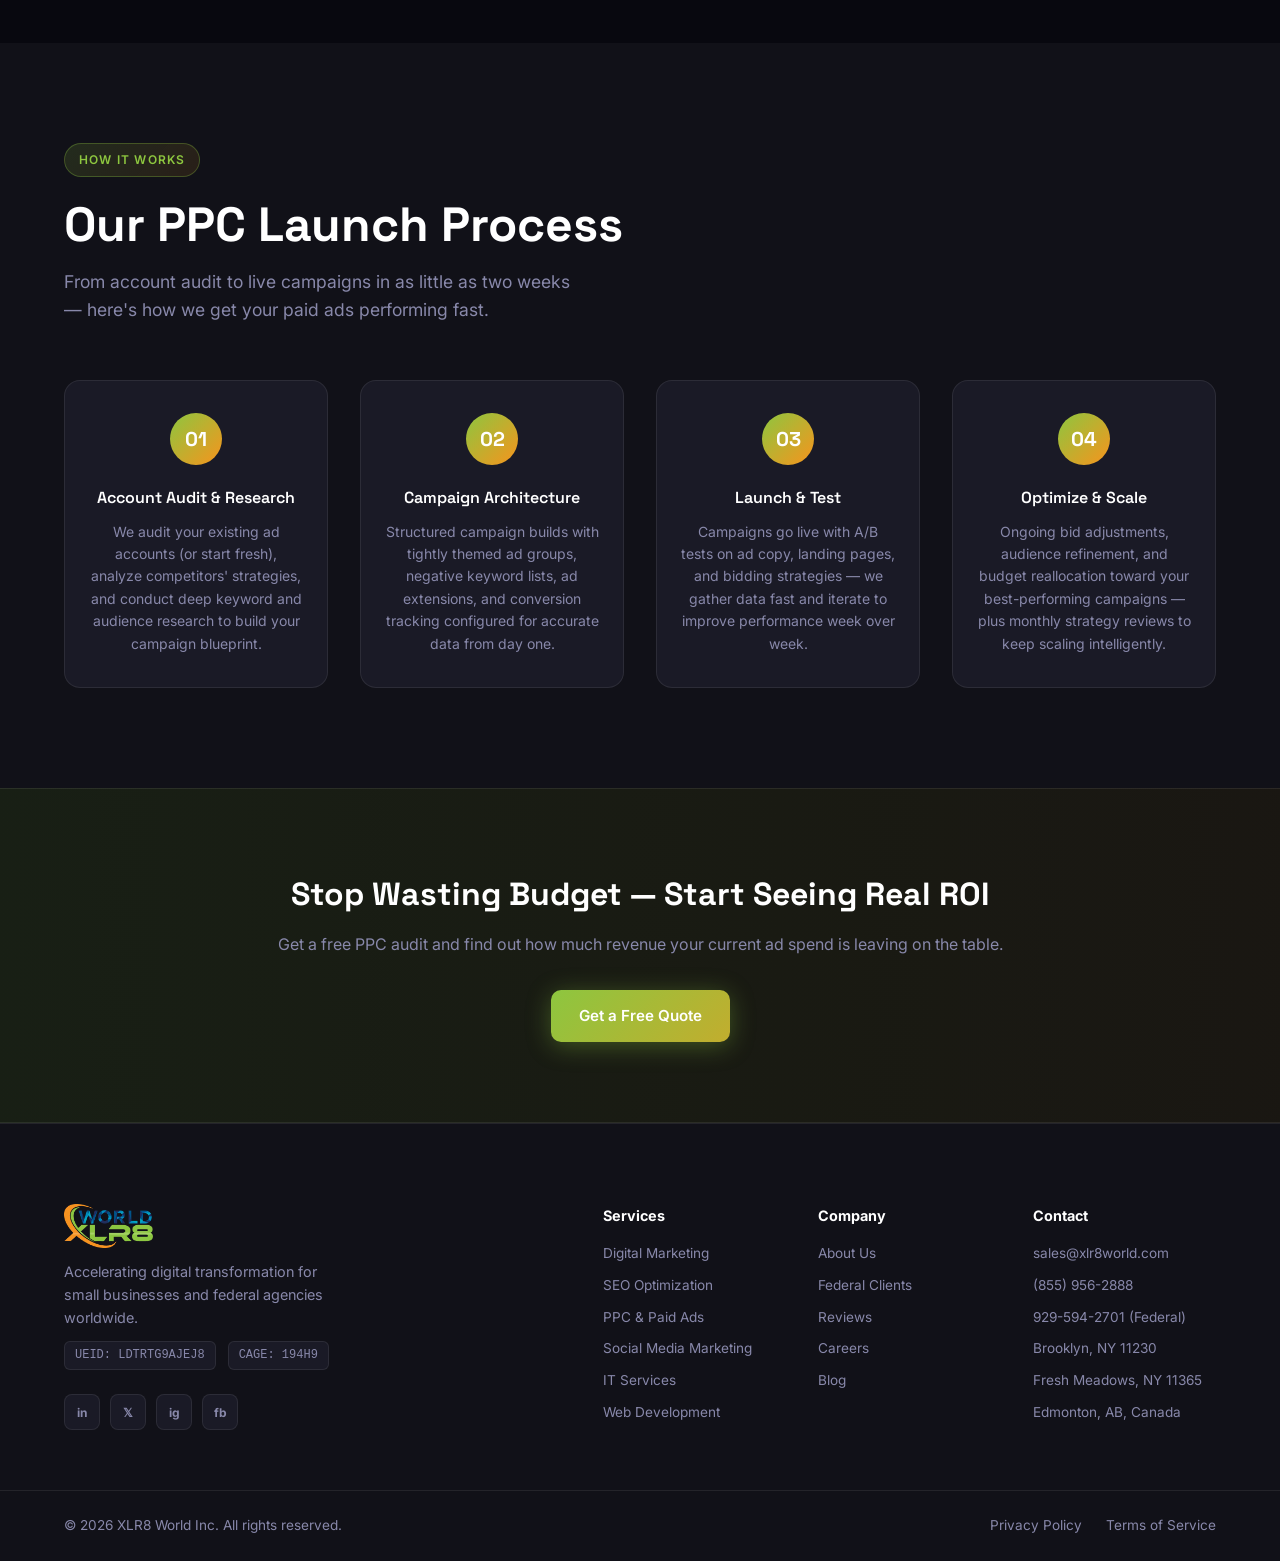
<file: ppc-paid-ads.html>
<!DOCTYPE html>
<html lang="en">
<head>
  <meta charset="UTF-8" />
  <meta name="viewport" content="width=device-width, initial-scale=1.0" />
  <title>PPC & Paid Ads Services — XLR8 World</title>
  <meta name="description" content="XLR8 World's PPC and paid advertising services maximize your return on ad spend with precision-targeted Google Ads, Meta campaigns, and continuous performance optimization." />
  <link rel="preconnect" href="https://fonts.googleapis.com" />
  <link rel="preconnect" href="https://fonts.gstatic.com" crossorigin />
  <link href="https://fonts.googleapis.com/css2?family=Inter:wght@300;400;500;600;700;800;900&family=Space+Grotesk:wght@400;500;600;700&display=swap" rel="stylesheet" />
  <link rel="stylesheet" href="styles.css" />
</head>
<body>

  <!-- NAV -->
  <nav class="nav" id="nav">
    <div class="nav__inner">
      <a href="index.html" class="nav__logo"><img src="logo.webp" alt="XLR8 World" class="nav__logo-img" /></a>
      <ul class="nav__links">
        <li><a href="index.html#services">Services</a></li>
        <li><a href="index.html#work">Clients</a></li>
        <li><a href="index.html#about">About</a></li>
        <li><a href="index.html#testimonials">Reviews</a></li>
        <li><a href="index.html#contact" class="nav__cta">Get Started</a></li>
      </ul>
      <button class="nav__hamburger" id="hamburger" aria-label="Menu">
        <span></span><span></span><span></span>
      </button>
    </div>
    <div class="nav__mobile" id="mobileMenu">
      <ul>
        <li><a href="index.html#services">Services</a></li>
        <li><a href="index.html#work">Clients</a></li>
        <li><a href="index.html#about">About</a></li>
        <li><a href="index.html#testimonials">Reviews</a></li>
        <li><a href="index.html#contact">Get Started</a></li>
      </ul>
    </div>
  </nav>

  <!-- PAGE HERO -->
  <section class="page-hero">
    <div class="page-hero__content">
      <div class="section-label">PPC &amp; Paid Ads</div>
      <h1>Turn Ad Spend Into Measurable Revenue</h1>
      <p>We build and manage high-performance paid advertising campaigns on Google, Meta, and beyond — with rigorous optimization that drives more conversions for every dollar you spend.</p>
      <div class="page-hero__actions">
        <a href="index.html#contact" class="btn btn--primary">Get Started</a>
        <a href="index.html" class="btn btn--ghost">← Back to Home</a>
      </div>
    </div>
  </section>

  <!-- FEATURES -->
  <section class="features">
    <div class="container">
      <div class="section-label">Our PPC Services</div>
      <h2 class="section-title">Paid Advertising That Performs at Every Stage</h2>
      <p class="section-sub">We manage every aspect of your paid media — from keyword strategy and creative to bid management and conversion tracking — so you get maximum ROI.</p>
      <div class="features__grid">

        <div class="feature-card">
          <span class="feature-card__icon">🔎</span>
          <h3>Google Search Ads</h3>
          <p>Capture high-intent buyers at the moment they search. We build tightly themed ad groups with compelling copy and precision keyword targeting to drive quality clicks.</p>
        </div>

        <div class="feature-card">
          <span class="feature-card__icon">🖼️</span>
          <h3>Display & Remarketing</h3>
          <p>Re-engage past visitors and reach new audiences across millions of websites with visually striking display ads and smart audience segmentation.</p>
        </div>

        <div class="feature-card">
          <span class="feature-card__icon">📘</span>
          <h3>Meta &amp; Instagram Ads</h3>
          <p>Precision-targeted social ads on Facebook and Instagram leveraging custom audiences, lookalikes, and interest-based targeting to reach your ideal customer profile.</p>
        </div>

        <div class="feature-card">
          <span class="feature-card__icon">🛒</span>
          <h3>Google Shopping Campaigns</h3>
          <p>Product listing ads that showcase your inventory directly in search results — optimized product feeds, smart bidding, and ongoing performance tuning included.</p>
        </div>

        <div class="feature-card">
          <span class="feature-card__icon">🎯</span>
          <h3>Conversion Rate Optimization</h3>
          <p>We don't just drive clicks — we optimize landing pages, forms, and user flows to turn more of your paid traffic into leads and customers.</p>
        </div>

        <div class="feature-card">
          <span class="feature-card__icon">📊</span>
          <h3>Campaign Analytics & Reporting</h3>
          <p>Full-transparency dashboards with ROAS, CPA, impression share, and conversion data — weekly updates and monthly strategy reviews included.</p>
        </div>

      </div>
    </div>
  </section>

  <!-- HOW IT WORKS -->
  <section class="svc-process">
    <div class="container">
      <div class="section-label">How It Works</div>
      <h2 class="section-title">Our PPC Launch Process</h2>
      <p class="section-sub">From account audit to live campaigns in as little as two weeks — here's how we get your paid ads performing fast.</p>
      <div class="svc-process__steps">

        <div class="svc-process__step">
          <div class="svc-process__num">01</div>
          <h3>Account Audit & Research</h3>
          <p>We audit your existing ad accounts (or start fresh), analyze competitors' strategies, and conduct deep keyword and audience research to build your campaign blueprint.</p>
        </div>

        <div class="svc-process__step">
          <div class="svc-process__num">02</div>
          <h3>Campaign Architecture</h3>
          <p>Structured campaign builds with tightly themed ad groups, negative keyword lists, ad extensions, and conversion tracking configured for accurate data from day one.</p>
        </div>

        <div class="svc-process__step">
          <div class="svc-process__num">03</div>
          <h3>Launch & Test</h3>
          <p>Campaigns go live with A/B tests on ad copy, landing pages, and bidding strategies — we gather data fast and iterate to improve performance week over week.</p>
        </div>

        <div class="svc-process__step">
          <div class="svc-process__num">04</div>
          <h3>Optimize & Scale</h3>
          <p>Ongoing bid adjustments, audience refinement, and budget reallocation toward your best-performing campaigns — plus monthly strategy reviews to keep scaling intelligently.</p>
        </div>

      </div>
    </div>
  </section>

  <!-- CTA STRIP -->
  <section class="cta-strip">
    <div class="container">
      <h2>Stop Wasting Budget — Start Seeing Real ROI</h2>
      <p>Get a free PPC audit and find out how much revenue your current ad spend is leaving on the table.</p>
      <a href="index.html#contact" class="btn btn--primary">Get a Free Quote</a>
    </div>
  </section>

  <!-- FOOTER -->
  <footer class="footer">
    <div class="container footer__inner">
      <div class="footer__brand">
        <a href="index.html" class="nav__logo"><img src="logo.webp" alt="XLR8 World" class="nav__logo-img" /></a>
        <p>Accelerating digital transformation for small businesses and federal agencies worldwide.</p>
        <div class="footer__credentials">
          <span>UEID: LDTRTG9AJEJ8</span>
          <span>CAGE: 194H9</span>
        </div>
        <div class="footer__social">
          <a href="#" aria-label="LinkedIn">in</a>
          <a href="#" aria-label="Twitter">𝕏</a>
          <a href="#" aria-label="Instagram">ig</a>
          <a href="#" aria-label="Facebook">fb</a>
        </div>
      </div>
      <div class="footer__links">
        <div class="footer__col">
          <strong>Services</strong>
          <ul>
            <li><a href="digital-marketing.html">Digital Marketing</a></li>
            <li><a href="seo-optimization.html">SEO Optimization</a></li>
            <li><a href="ppc-paid-ads.html">PPC &amp; Paid Ads</a></li>
            <li><a href="social-media-marketing.html">Social Media Marketing</a></li>
            <li><a href="it-services.html">IT Services</a></li>
            <li><a href="web-development.html">Web Development</a></li>
          </ul>
        </div>
        <div class="footer__col">
          <strong>Company</strong>
          <ul>
            <li><a href="index.html#about">About Us</a></li>
            <li><a href="index.html#work">Federal Clients</a></li>
            <li><a href="index.html#testimonials">Reviews</a></li>
            <li><a href="index.html#contact">Careers</a></li>
            <li><a href="index.html#contact">Blog</a></li>
          </ul>
        </div>
        <div class="footer__col">
          <strong>Contact</strong>
          <ul>
            <li><a href="mailto:sales@xlr8world.com">sales@xlr8world.com</a></li>
            <li><a href="tel:+18559562888">(855) 956-2888</a></li>
            <li><a href="tel:+19295942701">929-594-2701 (Federal)</a></li>
            <li>Brooklyn, NY 11230</li>
            <li>Fresh Meadows, NY 11365</li>
            <li>Edmonton, AB, Canada</li>
          </ul>
        </div>
      </div>
    </div>
    <div class="footer__bottom">
      <div class="container">
        <span>© 2026 XLR8 World Inc. All rights reserved.</span>
        <div>
          <a href="#">Privacy Policy</a>
          <a href="#">Terms of Service</a>
        </div>
      </div>
    </div>
  </footer>

  <script src="script.js"></script>
</body>
</html>
</file>
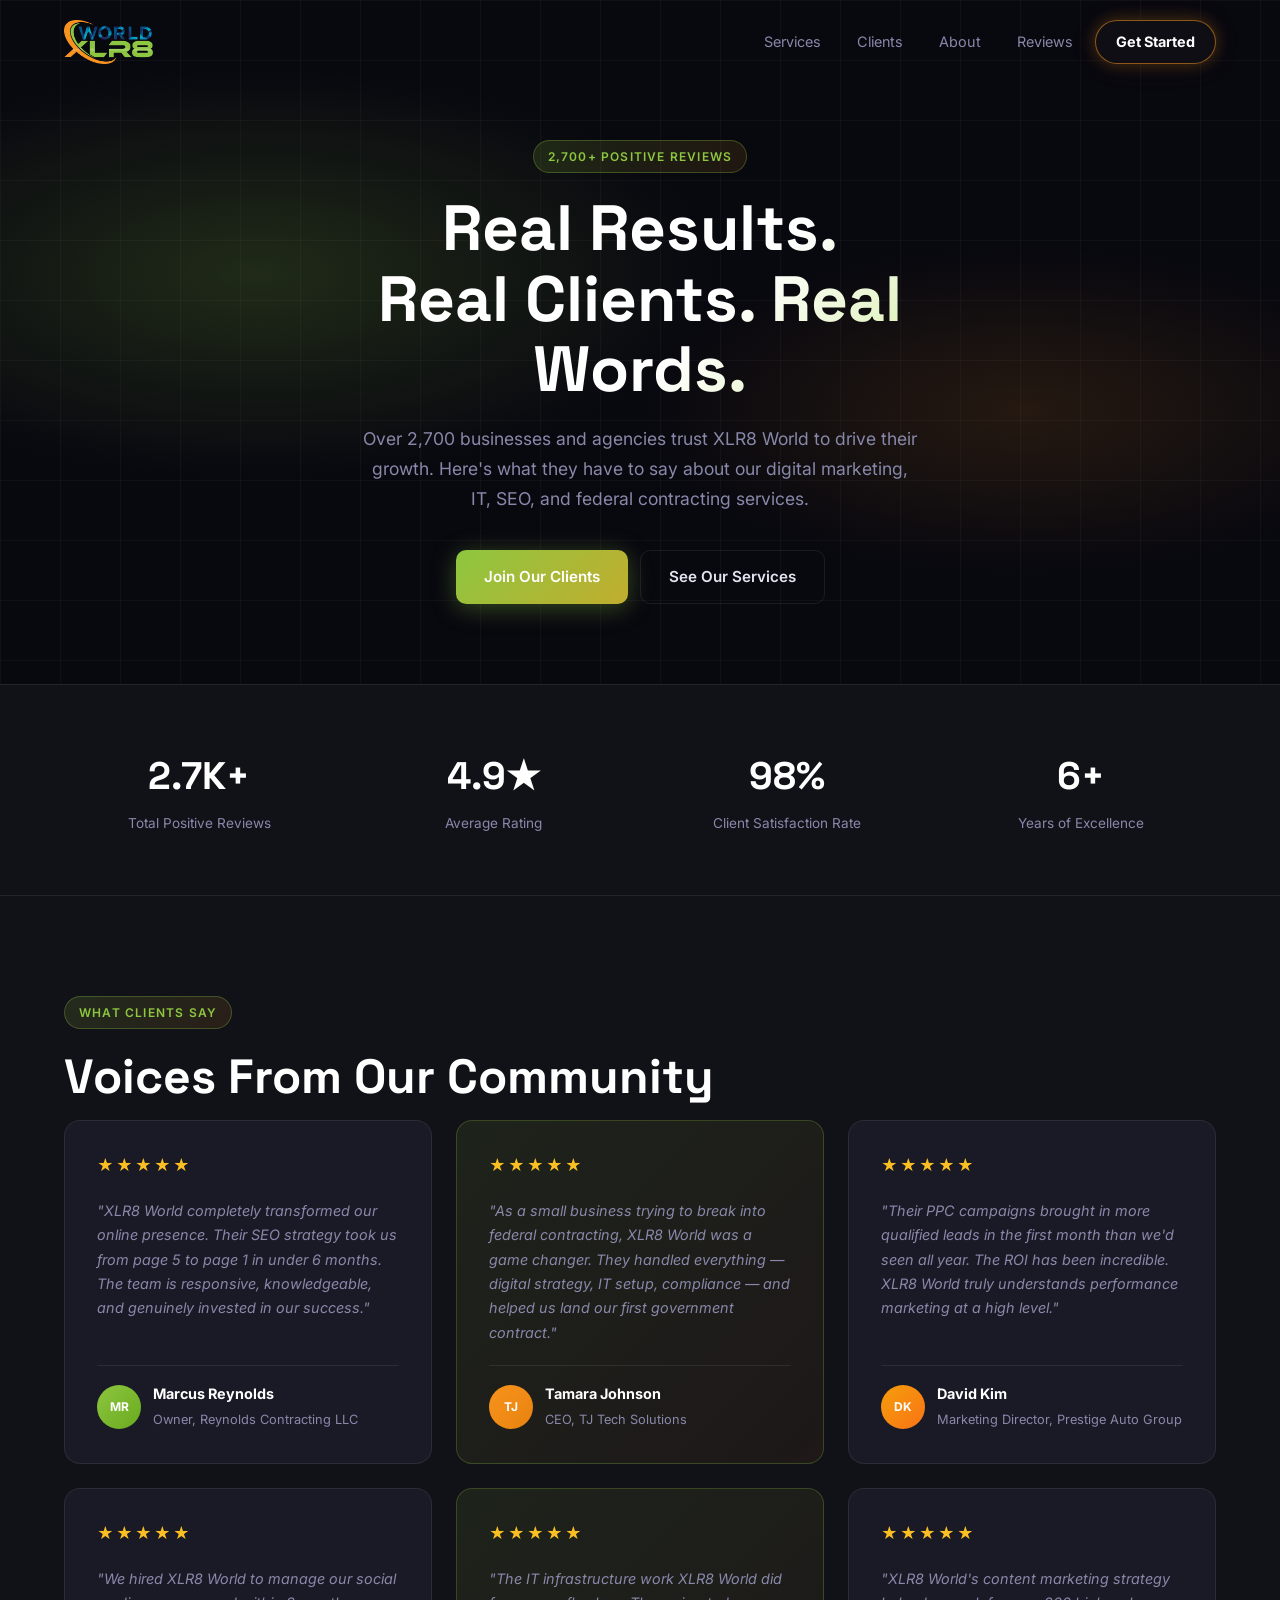
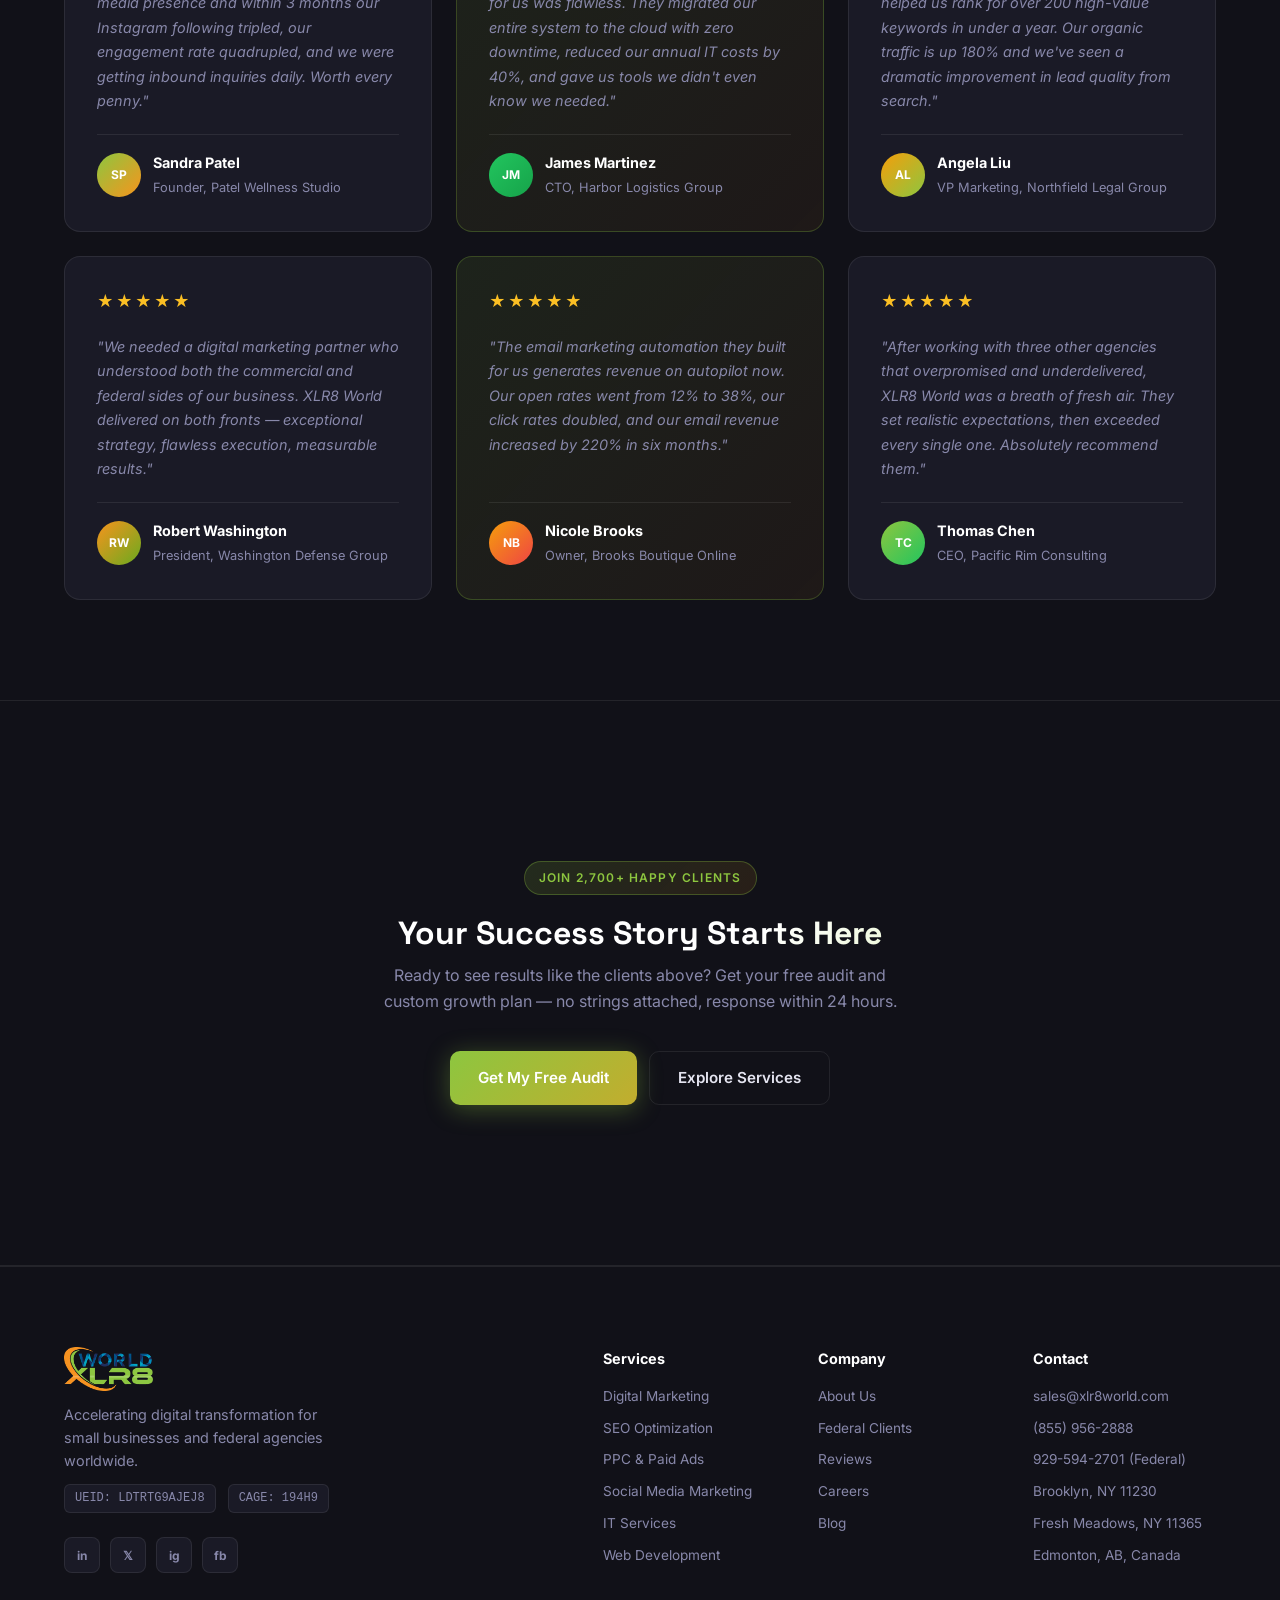
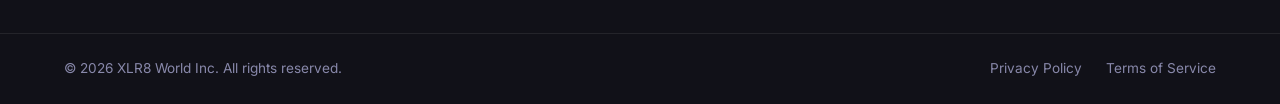
<file: reviews.html>
<!DOCTYPE html>
<html lang="en">
<head>
  <meta charset="UTF-8" />
  <meta name="viewport" content="width=device-width, initial-scale=1.0" />
  <title>Client Reviews — XLR8 World 2,700+ Positive Reviews</title>
  <meta name="description" content="Read what clients say about XLR8 World's digital marketing, SEO, PPC, IT services, and federal contracting expertise. 2,700+ verified positive reviews." />
  <link rel="preconnect" href="https://fonts.googleapis.com" />
  <link rel="preconnect" href="https://fonts.gstatic.com" crossorigin />
  <link href="https://fonts.googleapis.com/css2?family=Inter:wght@300;400;500;600;700;800;900&family=Space+Grotesk:wght@400;500;600;700&display=swap" rel="stylesheet" />
  <link rel="stylesheet" href="styles.css" />
</head>
<body>

  <!-- NAV -->
  <nav class="nav" id="nav">
    <div class="nav__inner">
      <a href="index.html" class="nav__logo"><img src="logo.webp" alt="XLR8 World" class="nav__logo-img" /></a>
      <ul class="nav__links">
        <li><a href="index.html#services">Services</a></li>
        <li><a href="index.html#work">Clients</a></li>
        <li><a href="index.html#about">About</a></li>
        <li><a href="index.html#testimonials">Reviews</a></li>
        <li><a href="index.html#contact" class="nav__cta">Get Started</a></li>
      </ul>
      <button class="nav__hamburger" id="hamburger" aria-label="Menu">
        <span></span><span></span><span></span>
      </button>
    </div>
    <div class="nav__mobile" id="mobileMenu">
      <ul>
        <li><a href="index.html#services">Services</a></li>
        <li><a href="index.html#work">Clients</a></li>
        <li><a href="index.html#about">About</a></li>
        <li><a href="index.html#testimonials">Reviews</a></li>
        <li><a href="index.html#contact">Get Started</a></li>
      </ul>
    </div>
  </nav>

  <!-- PAGE HERO -->
  <section class="page-hero">
    <div class="page-hero__content">
      <div class="section-label">2,700+ Positive Reviews</div>
      <h1 class="section-title">Real Results.<br />Real Clients. Real Words.</h1>
      <p class="hero__sub">Over 2,700 businesses and agencies trust XLR8 World to drive their growth. Here's what they have to say about our digital marketing, IT, SEO, and federal contracting services.</p>
      <div class="page-hero__actions">
        <a href="index.html#contact" class="btn btn--primary">Join Our Clients</a>
        <a href="index.html#services" class="btn btn--ghost">See Our Services</a>
      </div>
    </div>
  </section>

  <!-- REVIEW STATS -->
  <section style="padding:60px 0;background:var(--dark-2);border-top:1px solid var(--border);border-bottom:1px solid var(--border);">
    <div class="container">
      <div style="display:grid;grid-template-columns:repeat(4,1fr);gap:24px;text-align:center;">
        <div>
          <div style="font-family:'Space Grotesk',sans-serif;font-size:2.4rem;font-weight:800;color:#fff;margin-bottom:6px;">2.7K<span style="color:var(--purple)">+</span></div>
          <div style="font-size:0.85rem;color:var(--text-muted);">Total Positive Reviews</div>
        </div>
        <div>
          <div style="font-family:'Space Grotesk',sans-serif;font-size:2.4rem;font-weight:800;color:#fff;margin-bottom:6px;">4.9<span style="color:var(--purple)">★</span></div>
          <div style="font-size:0.85rem;color:var(--text-muted);">Average Rating</div>
        </div>
        <div>
          <div style="font-family:'Space Grotesk',sans-serif;font-size:2.4rem;font-weight:800;color:#fff;margin-bottom:6px;">98<span style="color:var(--purple)">%</span></div>
          <div style="font-size:0.85rem;color:var(--text-muted);">Client Satisfaction Rate</div>
        </div>
        <div>
          <div style="font-family:'Space Grotesk',sans-serif;font-size:2.4rem;font-weight:800;color:#fff;margin-bottom:6px;">6<span style="color:var(--purple)">+</span></div>
          <div style="font-size:0.85rem;color:var(--text-muted);">Years of Excellence</div>
        </div>
      </div>
    </div>
  </section>

  <!-- TESTIMONIALS -->
  <section class="testimonials" style="padding:100px 0;">
    <div class="container">
      <div class="section-label">What Clients Say</div>
      <h2 class="section-title">Voices From Our Community</h2>
      <div class="testimonials__grid">

        <div class="testi-card">
          <div class="testi-card__stars">★★★★★</div>
          <blockquote>"XLR8 World completely transformed our online presence. Their SEO strategy took us from page 5 to page 1 in under 6 months. The team is responsive, knowledgeable, and genuinely invested in our success."</blockquote>
          <div class="testi-card__author">
            <div class="testi-avatar" style="background:linear-gradient(135deg,#8DC63F,#6aaa1f)">MR</div>
            <div>
              <strong>Marcus Reynolds</strong>
              <span>Owner, Reynolds Contracting LLC</span>
            </div>
          </div>
        </div>

        <div class="testi-card testi-card--accent">
          <div class="testi-card__stars">★★★★★</div>
          <blockquote>"As a small business trying to break into federal contracting, XLR8 World was a game changer. They handled everything — digital strategy, IT setup, compliance — and helped us land our first government contract."</blockquote>
          <div class="testi-card__author">
            <div class="testi-avatar" style="background:linear-gradient(135deg,#F7941D,#e8820f)">TJ</div>
            <div>
              <strong>Tamara Johnson</strong>
              <span>CEO, TJ Tech Solutions</span>
            </div>
          </div>
        </div>

        <div class="testi-card">
          <div class="testi-card__stars">★★★★★</div>
          <blockquote>"Their PPC campaigns brought in more qualified leads in the first month than we'd seen all year. The ROI has been incredible. XLR8 World truly understands performance marketing at a high level."</blockquote>
          <div class="testi-card__author">
            <div class="testi-avatar" style="background:linear-gradient(135deg,#f59e0b,#f97316)">DK</div>
            <div>
              <strong>David Kim</strong>
              <span>Marketing Director, Prestige Auto Group</span>
            </div>
          </div>
        </div>

        <div class="testi-card">
          <div class="testi-card__stars">★★★★★</div>
          <blockquote>"We hired XLR8 World to manage our social media presence and within 3 months our Instagram following tripled, our engagement rate quadrupled, and we were getting inbound inquiries daily. Worth every penny."</blockquote>
          <div class="testi-card__author">
            <div class="testi-avatar" style="background:linear-gradient(135deg,#8DC63F,#F7941D)">SP</div>
            <div>
              <strong>Sandra Patel</strong>
              <span>Founder, Patel Wellness Studio</span>
            </div>
          </div>
        </div>

        <div class="testi-card testi-card--accent">
          <div class="testi-card__stars">★★★★★</div>
          <blockquote>"The IT infrastructure work XLR8 World did for us was flawless. They migrated our entire system to the cloud with zero downtime, reduced our annual IT costs by 40%, and gave us tools we didn't even know we needed."</blockquote>
          <div class="testi-card__author">
            <div class="testi-avatar" style="background:linear-gradient(135deg,#22c55e,#16a34a)">JM</div>
            <div>
              <strong>James Martinez</strong>
              <span>CTO, Harbor Logistics Group</span>
            </div>
          </div>
        </div>

        <div class="testi-card">
          <div class="testi-card__stars">★★★★★</div>
          <blockquote>"XLR8 World's content marketing strategy helped us rank for over 200 high-value keywords in under a year. Our organic traffic is up 180% and we've seen a dramatic improvement in lead quality from search."</blockquote>
          <div class="testi-card__author">
            <div class="testi-avatar" style="background:linear-gradient(135deg,#f59e0b,#8DC63F)">AL</div>
            <div>
              <strong>Angela Liu</strong>
              <span>VP Marketing, Northfield Legal Group</span>
            </div>
          </div>
        </div>

        <div class="testi-card">
          <div class="testi-card__stars">★★★★★</div>
          <blockquote>"We needed a digital marketing partner who understood both the commercial and federal sides of our business. XLR8 World delivered on both fronts — exceptional strategy, flawless execution, measurable results."</blockquote>
          <div class="testi-card__author">
            <div class="testi-avatar" style="background:linear-gradient(135deg,#F7941D,#6aaa1f)">RW</div>
            <div>
              <strong>Robert Washington</strong>
              <span>President, Washington Defense Group</span>
            </div>
          </div>
        </div>

        <div class="testi-card testi-card--accent">
          <div class="testi-card__stars">★★★★★</div>
          <blockquote>"The email marketing automation they built for us generates revenue on autopilot now. Our open rates went from 12% to 38%, our click rates doubled, and our email revenue increased by 220% in six months."</blockquote>
          <div class="testi-card__author">
            <div class="testi-avatar" style="background:linear-gradient(135deg,#f59e0b,#ef4444)">NB</div>
            <div>
              <strong>Nicole Brooks</strong>
              <span>Owner, Brooks Boutique Online</span>
            </div>
          </div>
        </div>

        <div class="testi-card">
          <div class="testi-card__stars">★★★★★</div>
          <blockquote>"After working with three other agencies that overpromised and underdelivered, XLR8 World was a breath of fresh air. They set realistic expectations, then exceeded every single one. Absolutely recommend them."</blockquote>
          <div class="testi-card__author">
            <div class="testi-avatar" style="background:linear-gradient(135deg,#8DC63F,#22c55e)">TC</div>
            <div>
              <strong>Thomas Chen</strong>
              <span>CEO, Pacific Rim Consulting</span>
            </div>
          </div>
        </div>

      </div>
    </div>
  </section>

  <!-- CTA STRIP -->
  <section class="cta-strip" style="background:var(--dark-2);border-top:1px solid var(--border);">
    <div class="container" style="text-align:center;padding:80px 24px;">
      <div class="section-label">Join 2,700+ Happy Clients</div>
      <h2 class="section-title" style="text-align:center;">Your Success Story Starts Here</h2>
      <p style="color:var(--text-muted);max-width:520px;margin:0 auto 36px;">Ready to see results like the clients above? Get your free audit and custom growth plan — no strings attached, response within 24 hours.</p>
      <div style="display:flex;gap:12px;justify-content:center;flex-wrap:wrap;">
        <a href="index.html#contact" class="btn btn--primary">Get My Free Audit</a>
        <a href="index.html#services" class="btn btn--ghost">Explore Services</a>
      </div>
    </div>
  </section>

  <!-- FOOTER -->
  <footer class="footer">
    <div class="container footer__inner">
      <div class="footer__brand">
        <a href="index.html" class="nav__logo"><img src="logo.webp" alt="XLR8 World" class="nav__logo-img" /></a>
        <p>Accelerating digital transformation for small businesses and federal agencies worldwide.</p>
        <div class="footer__credentials">
          <span>UEID: LDTRTG9AJEJ8</span>
          <span>CAGE: 194H9</span>
        </div>
        <div class="footer__social">
          <a href="#" aria-label="LinkedIn">in</a>
          <a href="#" aria-label="Twitter">𝕏</a>
          <a href="#" aria-label="Instagram">ig</a>
          <a href="#" aria-label="Facebook">fb</a>
        </div>
      </div>
      <div class="footer__links">
        <div class="footer__col">
          <strong>Services</strong>
          <ul>
            <li><a href="index.html#services">Digital Marketing</a></li>
            <li><a href="index.html#services">SEO Optimization</a></li>
            <li><a href="index.html#services">PPC &amp; Paid Ads</a></li>
            <li><a href="index.html#services">Social Media Marketing</a></li>
            <li><a href="index.html#services">IT Services</a></li>
            <li><a href="index.html#services">Web Development</a></li>
          </ul>
        </div>
        <div class="footer__col">
          <strong>Company</strong>
          <ul>
            <li><a href="about.html">About Us</a></li>
            <li><a href="federal-clients.html">Federal Clients</a></li>
            <li><a href="reviews.html">Reviews</a></li>
            <li><a href="careers.html">Careers</a></li>
            <li><a href="blog.html">Blog</a></li>
          </ul>
        </div>
        <div class="footer__col">
          <strong>Contact</strong>
          <ul>
            <li><a href="mailto:sales@xlr8world.com">sales@xlr8world.com</a></li>
            <li><a href="tel:+18559562888">(855) 956-2888</a></li>
            <li><a href="tel:+19295942701">929-594-2701 (Federal)</a></li>
            <li>Brooklyn, NY 11230</li>
            <li>Fresh Meadows, NY 11365</li>
            <li>Edmonton, AB, Canada</li>
          </ul>
        </div>
      </div>
    </div>
    <div class="footer__bottom">
      <div class="container">
        <span>© 2026 XLR8 World Inc. All rights reserved.</span>
        <div>
          <a href="#">Privacy Policy</a>
          <a href="#">Terms of Service</a>
        </div>
      </div>
    </div>
  </footer>

  <script src="script.js"></script>
</body>
</html>
</file>
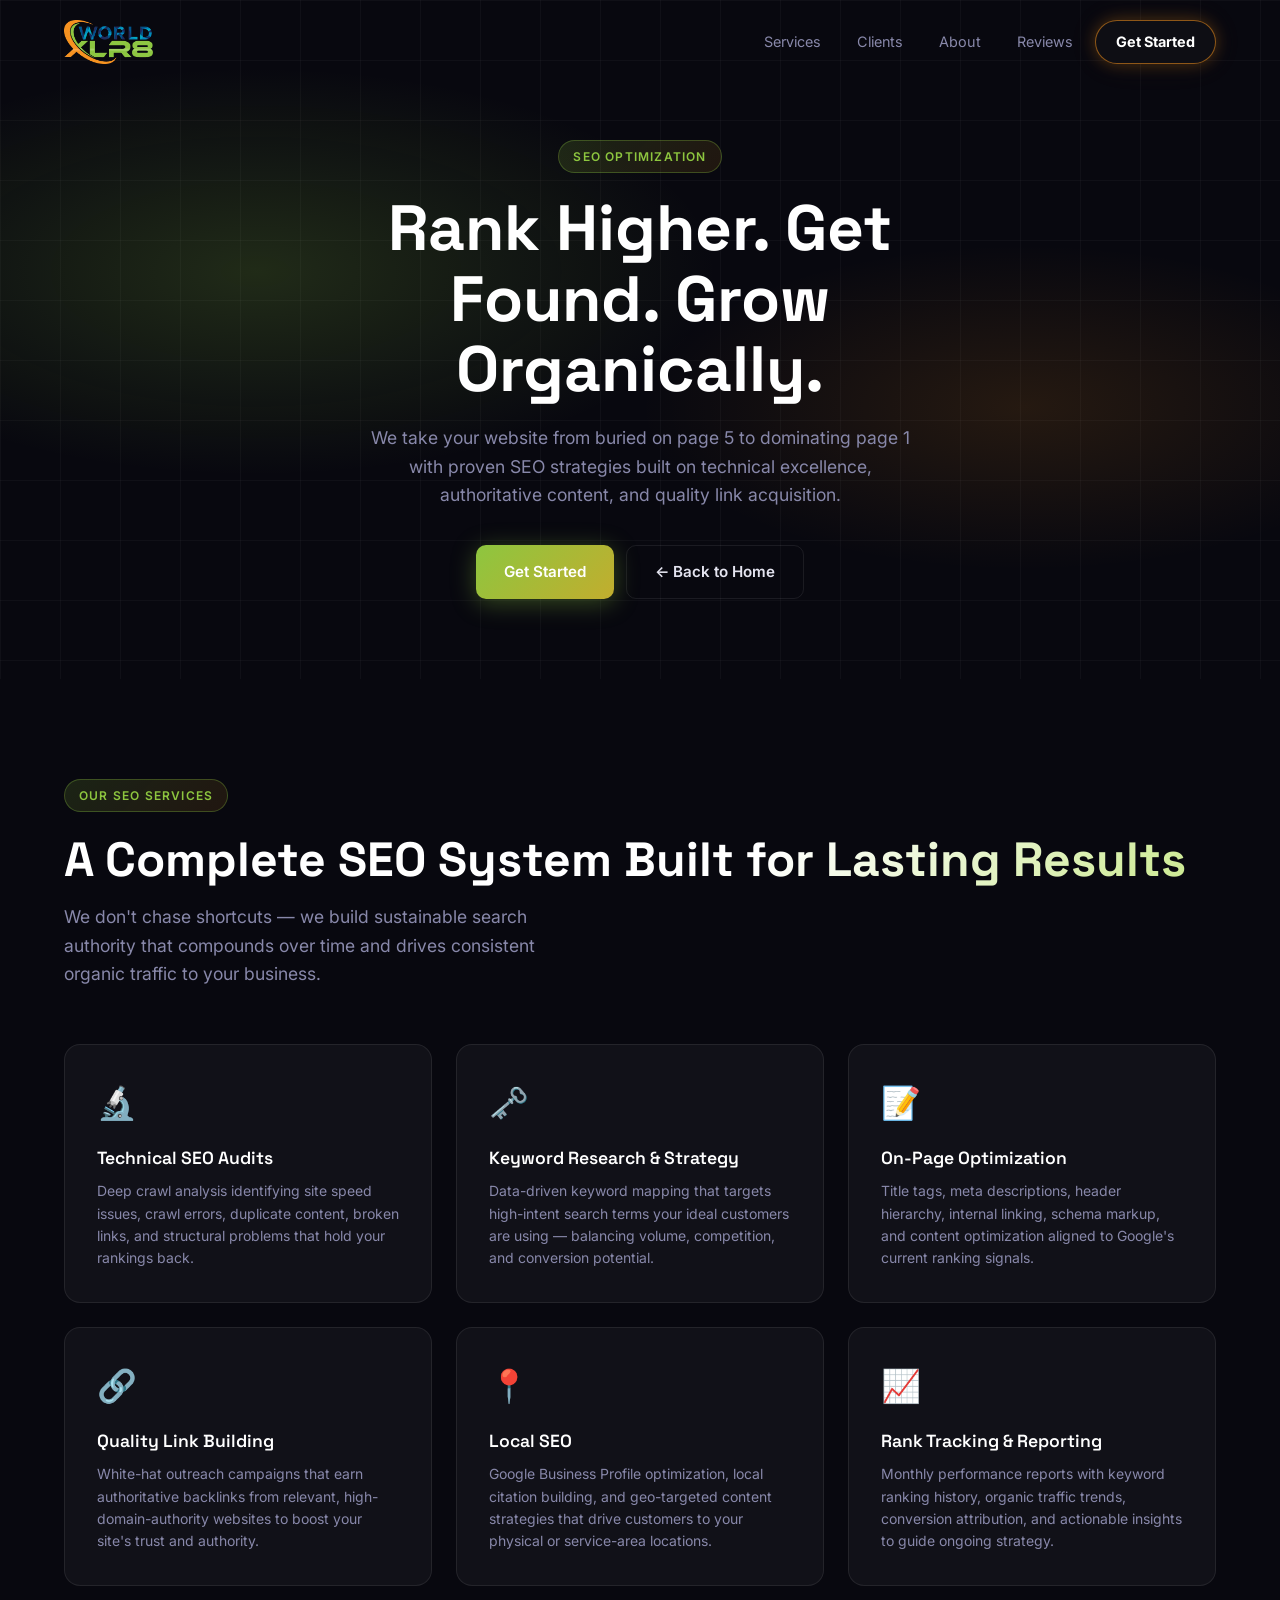
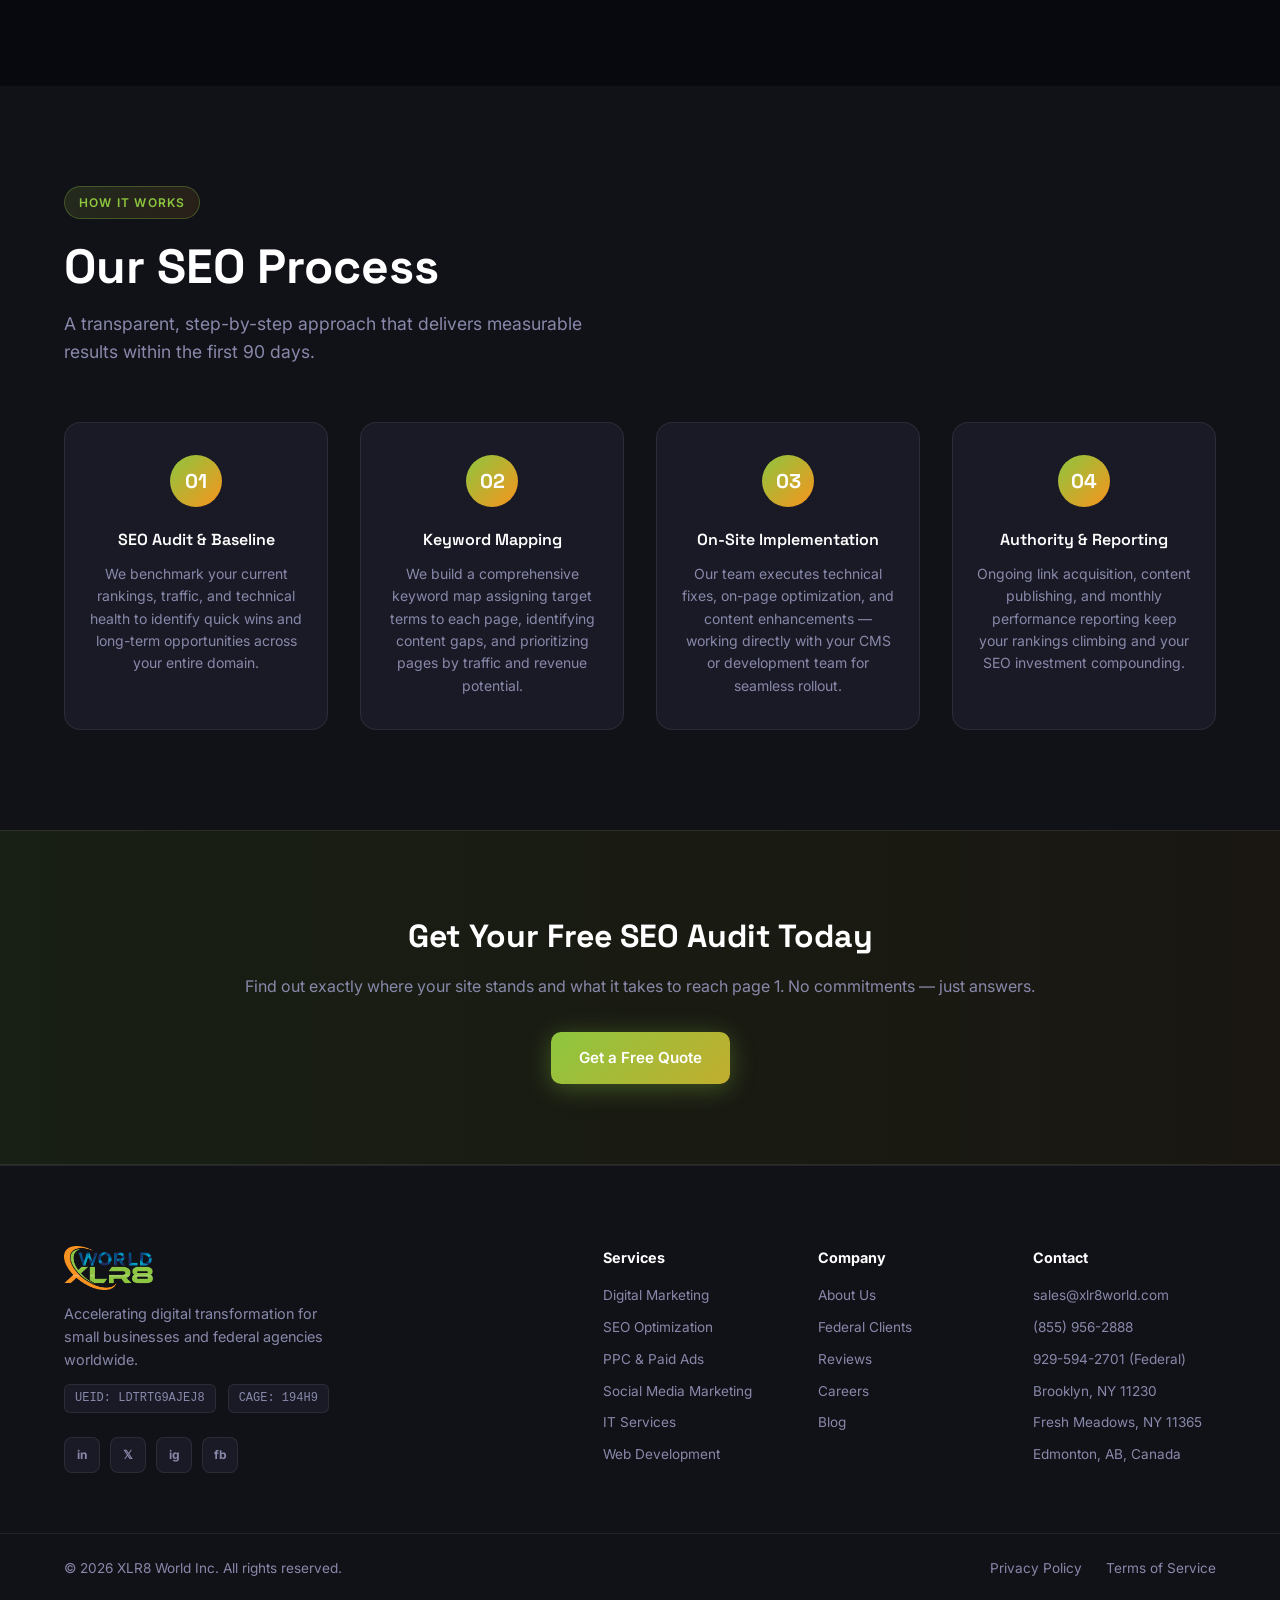
<file: seo-optimization.html>
<!DOCTYPE html>
<html lang="en">
<head>
  <meta charset="UTF-8" />
  <meta name="viewport" content="width=device-width, initial-scale=1.0" />
  <title>SEO Optimization Services — XLR8 World</title>
  <meta name="description" content="XLR8 World's SEO services drive organic traffic, higher rankings, and sustainable growth through technical audits, on-page optimization, and quality link building." />
  <link rel="preconnect" href="https://fonts.googleapis.com" />
  <link rel="preconnect" href="https://fonts.gstatic.com" crossorigin />
  <link href="https://fonts.googleapis.com/css2?family=Inter:wght@300;400;500;600;700;800;900&family=Space+Grotesk:wght@400;500;600;700&display=swap" rel="stylesheet" />
  <link rel="stylesheet" href="styles.css" />
</head>
<body>

  <!-- NAV -->
  <nav class="nav" id="nav">
    <div class="nav__inner">
      <a href="index.html" class="nav__logo"><img src="logo.webp" alt="XLR8 World" class="nav__logo-img" /></a>
      <ul class="nav__links">
        <li><a href="index.html#services">Services</a></li>
        <li><a href="index.html#work">Clients</a></li>
        <li><a href="index.html#about">About</a></li>
        <li><a href="index.html#testimonials">Reviews</a></li>
        <li><a href="index.html#contact" class="nav__cta">Get Started</a></li>
      </ul>
      <button class="nav__hamburger" id="hamburger" aria-label="Menu">
        <span></span><span></span><span></span>
      </button>
    </div>
    <div class="nav__mobile" id="mobileMenu">
      <ul>
        <li><a href="index.html#services">Services</a></li>
        <li><a href="index.html#work">Clients</a></li>
        <li><a href="index.html#about">About</a></li>
        <li><a href="index.html#testimonials">Reviews</a></li>
        <li><a href="index.html#contact">Get Started</a></li>
      </ul>
    </div>
  </nav>

  <!-- PAGE HERO -->
  <section class="page-hero">
    <div class="page-hero__content">
      <div class="section-label">SEO Optimization</div>
      <h1>Rank Higher. Get Found. Grow Organically.</h1>
      <p>We take your website from buried on page 5 to dominating page 1 with proven SEO strategies built on technical excellence, authoritative content, and quality link acquisition.</p>
      <div class="page-hero__actions">
        <a href="index.html#contact" class="btn btn--primary">Get Started</a>
        <a href="index.html" class="btn btn--ghost">← Back to Home</a>
      </div>
    </div>
  </section>

  <!-- FEATURES -->
  <section class="features">
    <div class="container">
      <div class="section-label">Our SEO Services</div>
      <h2 class="section-title">A Complete SEO System Built for Lasting Results</h2>
      <p class="section-sub">We don't chase shortcuts — we build sustainable search authority that compounds over time and drives consistent organic traffic to your business.</p>
      <div class="features__grid">

        <div class="feature-card">
          <span class="feature-card__icon">🔬</span>
          <h3>Technical SEO Audits</h3>
          <p>Deep crawl analysis identifying site speed issues, crawl errors, duplicate content, broken links, and structural problems that hold your rankings back.</p>
        </div>

        <div class="feature-card">
          <span class="feature-card__icon">🗝️</span>
          <h3>Keyword Research & Strategy</h3>
          <p>Data-driven keyword mapping that targets high-intent search terms your ideal customers are using — balancing volume, competition, and conversion potential.</p>
        </div>

        <div class="feature-card">
          <span class="feature-card__icon">📝</span>
          <h3>On-Page Optimization</h3>
          <p>Title tags, meta descriptions, header hierarchy, internal linking, schema markup, and content optimization aligned to Google's current ranking signals.</p>
        </div>

        <div class="feature-card">
          <span class="feature-card__icon">🔗</span>
          <h3>Quality Link Building</h3>
          <p>White-hat outreach campaigns that earn authoritative backlinks from relevant, high-domain-authority websites to boost your site's trust and authority.</p>
        </div>

        <div class="feature-card">
          <span class="feature-card__icon">📍</span>
          <h3>Local SEO</h3>
          <p>Google Business Profile optimization, local citation building, and geo-targeted content strategies that drive customers to your physical or service-area locations.</p>
        </div>

        <div class="feature-card">
          <span class="feature-card__icon">📈</span>
          <h3>Rank Tracking & Reporting</h3>
          <p>Monthly performance reports with keyword ranking history, organic traffic trends, conversion attribution, and actionable insights to guide ongoing strategy.</p>
        </div>

      </div>
    </div>
  </section>

  <!-- HOW IT WORKS -->
  <section class="svc-process">
    <div class="container">
      <div class="section-label">How It Works</div>
      <h2 class="section-title">Our SEO Process</h2>
      <p class="section-sub">A transparent, step-by-step approach that delivers measurable results within the first 90 days.</p>
      <div class="svc-process__steps">

        <div class="svc-process__step">
          <div class="svc-process__num">01</div>
          <h3>SEO Audit & Baseline</h3>
          <p>We benchmark your current rankings, traffic, and technical health to identify quick wins and long-term opportunities across your entire domain.</p>
        </div>

        <div class="svc-process__step">
          <div class="svc-process__num">02</div>
          <h3>Keyword Mapping</h3>
          <p>We build a comprehensive keyword map assigning target terms to each page, identifying content gaps, and prioritizing pages by traffic and revenue potential.</p>
        </div>

        <div class="svc-process__step">
          <div class="svc-process__num">03</div>
          <h3>On-Site Implementation</h3>
          <p>Our team executes technical fixes, on-page optimization, and content enhancements — working directly with your CMS or development team for seamless rollout.</p>
        </div>

        <div class="svc-process__step">
          <div class="svc-process__num">04</div>
          <h3>Authority & Reporting</h3>
          <p>Ongoing link acquisition, content publishing, and monthly performance reporting keep your rankings climbing and your SEO investment compounding.</p>
        </div>

      </div>
    </div>
  </section>

  <!-- CTA STRIP -->
  <section class="cta-strip">
    <div class="container">
      <h2>Get Your Free SEO Audit Today</h2>
      <p>Find out exactly where your site stands and what it takes to reach page 1. No commitments — just answers.</p>
      <a href="index.html#contact" class="btn btn--primary">Get a Free Quote</a>
    </div>
  </section>

  <!-- FOOTER -->
  <footer class="footer">
    <div class="container footer__inner">
      <div class="footer__brand">
        <a href="index.html" class="nav__logo"><img src="logo.webp" alt="XLR8 World" class="nav__logo-img" /></a>
        <p>Accelerating digital transformation for small businesses and federal agencies worldwide.</p>
        <div class="footer__credentials">
          <span>UEID: LDTRTG9AJEJ8</span>
          <span>CAGE: 194H9</span>
        </div>
        <div class="footer__social">
          <a href="#" aria-label="LinkedIn">in</a>
          <a href="#" aria-label="Twitter">𝕏</a>
          <a href="#" aria-label="Instagram">ig</a>
          <a href="#" aria-label="Facebook">fb</a>
        </div>
      </div>
      <div class="footer__links">
        <div class="footer__col">
          <strong>Services</strong>
          <ul>
            <li><a href="digital-marketing.html">Digital Marketing</a></li>
            <li><a href="seo-optimization.html">SEO Optimization</a></li>
            <li><a href="ppc-paid-ads.html">PPC &amp; Paid Ads</a></li>
            <li><a href="social-media-marketing.html">Social Media Marketing</a></li>
            <li><a href="it-services.html">IT Services</a></li>
            <li><a href="web-development.html">Web Development</a></li>
          </ul>
        </div>
        <div class="footer__col">
          <strong>Company</strong>
          <ul>
            <li><a href="index.html#about">About Us</a></li>
            <li><a href="index.html#work">Federal Clients</a></li>
            <li><a href="index.html#testimonials">Reviews</a></li>
            <li><a href="index.html#contact">Careers</a></li>
            <li><a href="index.html#contact">Blog</a></li>
          </ul>
        </div>
        <div class="footer__col">
          <strong>Contact</strong>
          <ul>
            <li><a href="mailto:sales@xlr8world.com">sales@xlr8world.com</a></li>
            <li><a href="tel:+18559562888">(855) 956-2888</a></li>
            <li><a href="tel:+19295942701">929-594-2701 (Federal)</a></li>
            <li>Brooklyn, NY 11230</li>
            <li>Fresh Meadows, NY 11365</li>
            <li>Edmonton, AB, Canada</li>
          </ul>
        </div>
      </div>
    </div>
    <div class="footer__bottom">
      <div class="container">
        <span>© 2026 XLR8 World Inc. All rights reserved.</span>
        <div>
          <a href="#">Privacy Policy</a>
          <a href="#">Terms of Service</a>
        </div>
      </div>
    </div>
  </footer>

  <script src="script.js"></script>
</body>
</html>
</file>
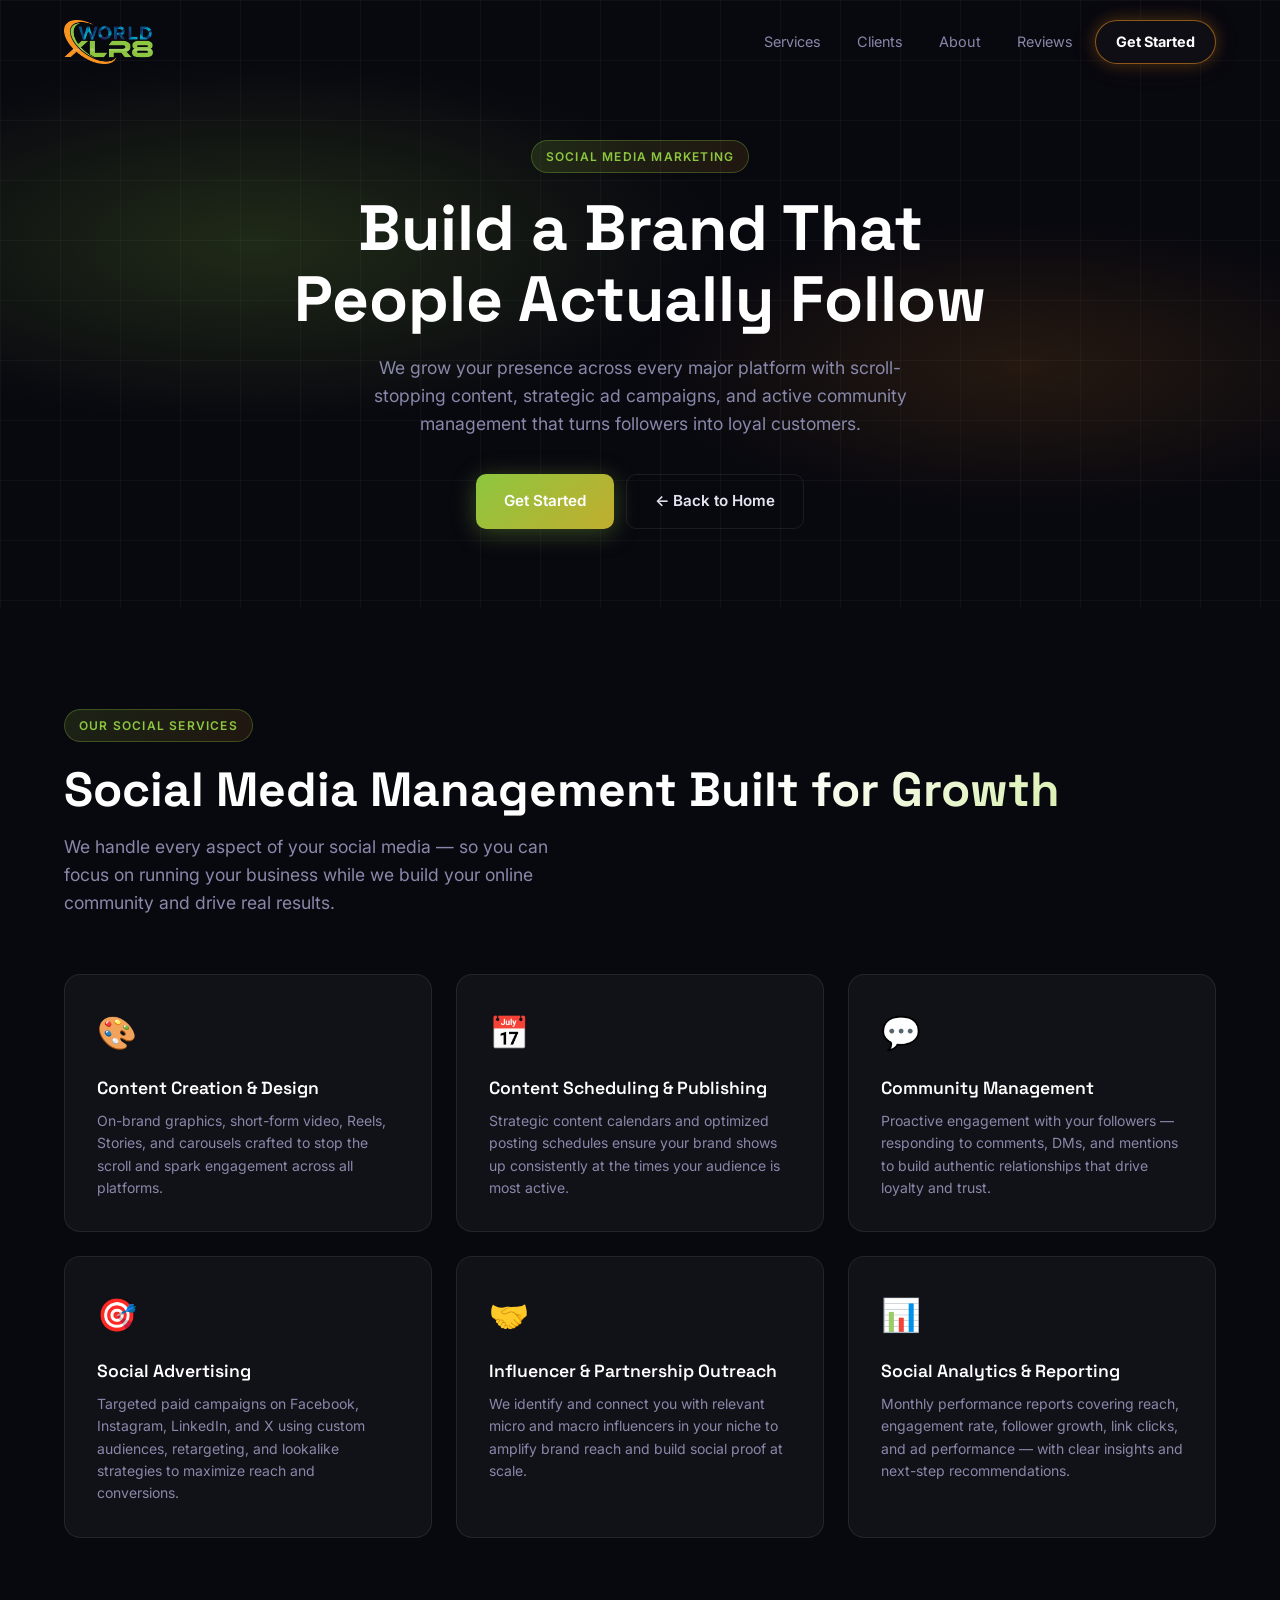
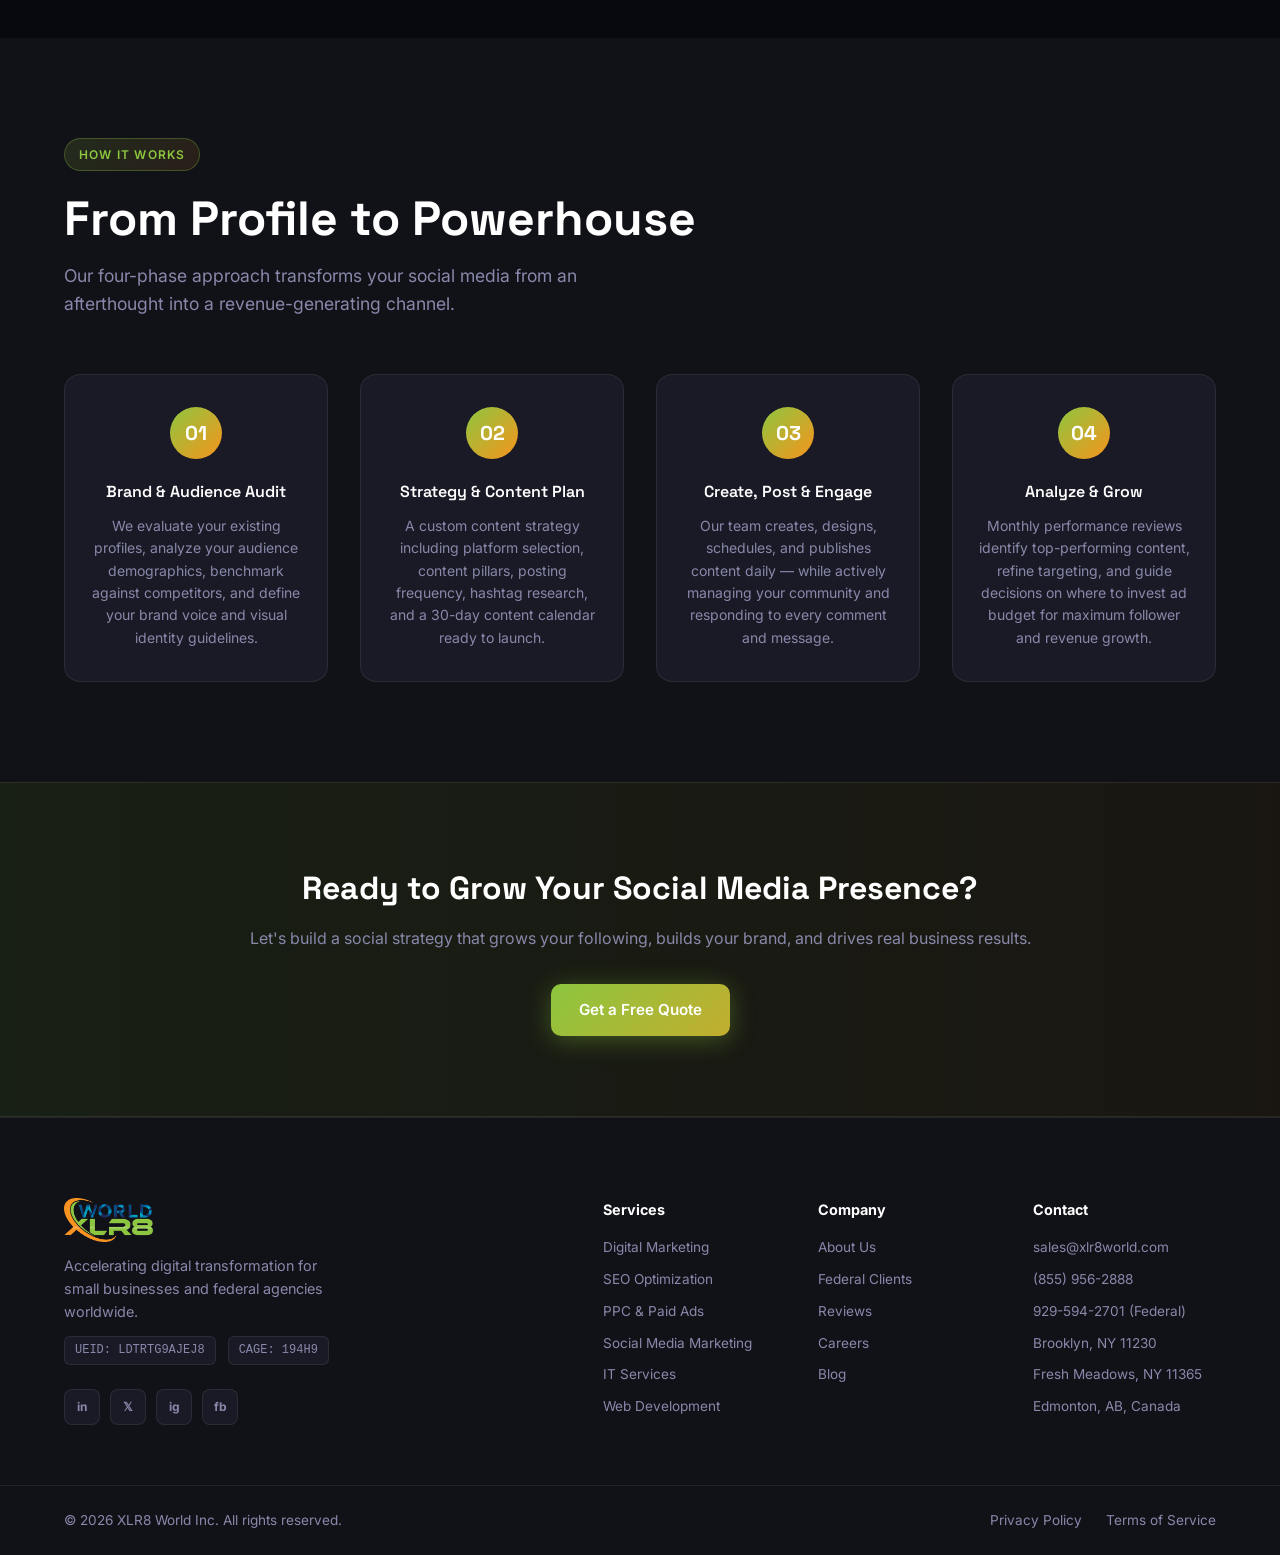
<file: social-media-marketing.html>
<!DOCTYPE html>
<html lang="en">
<head>
  <meta charset="UTF-8" />
  <meta name="viewport" content="width=device-width, initial-scale=1.0" />
  <title>Social Media Marketing — XLR8 World</title>
  <meta name="description" content="XLR8 World's social media marketing services build brand authority, grow engaged communities, and drive conversions across Instagram, Facebook, LinkedIn, and X." />
  <link rel="preconnect" href="https://fonts.googleapis.com" />
  <link rel="preconnect" href="https://fonts.gstatic.com" crossorigin />
  <link href="https://fonts.googleapis.com/css2?family=Inter:wght@300;400;500;600;700;800;900&family=Space+Grotesk:wght@400;500;600;700&display=swap" rel="stylesheet" />
  <link rel="stylesheet" href="styles.css" />
</head>
<body>

  <!-- NAV -->
  <nav class="nav" id="nav">
    <div class="nav__inner">
      <a href="index.html" class="nav__logo"><img src="logo.webp" alt="XLR8 World" class="nav__logo-img" /></a>
      <ul class="nav__links">
        <li><a href="index.html#services">Services</a></li>
        <li><a href="index.html#work">Clients</a></li>
        <li><a href="index.html#about">About</a></li>
        <li><a href="index.html#testimonials">Reviews</a></li>
        <li><a href="index.html#contact" class="nav__cta">Get Started</a></li>
      </ul>
      <button class="nav__hamburger" id="hamburger" aria-label="Menu">
        <span></span><span></span><span></span>
      </button>
    </div>
    <div class="nav__mobile" id="mobileMenu">
      <ul>
        <li><a href="index.html#services">Services</a></li>
        <li><a href="index.html#work">Clients</a></li>
        <li><a href="index.html#about">About</a></li>
        <li><a href="index.html#testimonials">Reviews</a></li>
        <li><a href="index.html#contact">Get Started</a></li>
      </ul>
    </div>
  </nav>

  <!-- PAGE HERO -->
  <section class="page-hero">
    <div class="page-hero__content">
      <div class="section-label">Social Media Marketing</div>
      <h1>Build a Brand That People Actually Follow</h1>
      <p>We grow your presence across every major platform with scroll-stopping content, strategic ad campaigns, and active community management that turns followers into loyal customers.</p>
      <div class="page-hero__actions">
        <a href="index.html#contact" class="btn btn--primary">Get Started</a>
        <a href="index.html" class="btn btn--ghost">← Back to Home</a>
      </div>
    </div>
  </section>

  <!-- FEATURES -->
  <section class="features">
    <div class="container">
      <div class="section-label">Our Social Services</div>
      <h2 class="section-title">Social Media Management Built for Growth</h2>
      <p class="section-sub">We handle every aspect of your social media — so you can focus on running your business while we build your online community and drive real results.</p>
      <div class="features__grid">

        <div class="feature-card">
          <span class="feature-card__icon">🎨</span>
          <h3>Content Creation & Design</h3>
          <p>On-brand graphics, short-form video, Reels, Stories, and carousels crafted to stop the scroll and spark engagement across all platforms.</p>
        </div>

        <div class="feature-card">
          <span class="feature-card__icon">📅</span>
          <h3>Content Scheduling & Publishing</h3>
          <p>Strategic content calendars and optimized posting schedules ensure your brand shows up consistently at the times your audience is most active.</p>
        </div>

        <div class="feature-card">
          <span class="feature-card__icon">💬</span>
          <h3>Community Management</h3>
          <p>Proactive engagement with your followers — responding to comments, DMs, and mentions to build authentic relationships that drive loyalty and trust.</p>
        </div>

        <div class="feature-card">
          <span class="feature-card__icon">🎯</span>
          <h3>Social Advertising</h3>
          <p>Targeted paid campaigns on Facebook, Instagram, LinkedIn, and X using custom audiences, retargeting, and lookalike strategies to maximize reach and conversions.</p>
        </div>

        <div class="feature-card">
          <span class="feature-card__icon">🤝</span>
          <h3>Influencer & Partnership Outreach</h3>
          <p>We identify and connect you with relevant micro and macro influencers in your niche to amplify brand reach and build social proof at scale.</p>
        </div>

        <div class="feature-card">
          <span class="feature-card__icon">📊</span>
          <h3>Social Analytics & Reporting</h3>
          <p>Monthly performance reports covering reach, engagement rate, follower growth, link clicks, and ad performance — with clear insights and next-step recommendations.</p>
        </div>

      </div>
    </div>
  </section>

  <!-- HOW IT WORKS -->
  <section class="svc-process">
    <div class="container">
      <div class="section-label">How It Works</div>
      <h2 class="section-title">From Profile to Powerhouse</h2>
      <p class="section-sub">Our four-phase approach transforms your social media from an afterthought into a revenue-generating channel.</p>
      <div class="svc-process__steps">

        <div class="svc-process__step">
          <div class="svc-process__num">01</div>
          <h3>Brand & Audience Audit</h3>
          <p>We evaluate your existing profiles, analyze your audience demographics, benchmark against competitors, and define your brand voice and visual identity guidelines.</p>
        </div>

        <div class="svc-process__step">
          <div class="svc-process__num">02</div>
          <h3>Strategy & Content Plan</h3>
          <p>A custom content strategy including platform selection, content pillars, posting frequency, hashtag research, and a 30-day content calendar ready to launch.</p>
        </div>

        <div class="svc-process__step">
          <div class="svc-process__num">03</div>
          <h3>Create, Post & Engage</h3>
          <p>Our team creates, designs, schedules, and publishes content daily — while actively managing your community and responding to every comment and message.</p>
        </div>

        <div class="svc-process__step">
          <div class="svc-process__num">04</div>
          <h3>Analyze & Grow</h3>
          <p>Monthly performance reviews identify top-performing content, refine targeting, and guide decisions on where to invest ad budget for maximum follower and revenue growth.</p>
        </div>

      </div>
    </div>
  </section>

  <!-- CTA STRIP -->
  <section class="cta-strip">
    <div class="container">
      <h2>Ready to Grow Your Social Media Presence?</h2>
      <p>Let's build a social strategy that grows your following, builds your brand, and drives real business results.</p>
      <a href="index.html#contact" class="btn btn--primary">Get a Free Quote</a>
    </div>
  </section>

  <!-- FOOTER -->
  <footer class="footer">
    <div class="container footer__inner">
      <div class="footer__brand">
        <a href="index.html" class="nav__logo"><img src="logo.webp" alt="XLR8 World" class="nav__logo-img" /></a>
        <p>Accelerating digital transformation for small businesses and federal agencies worldwide.</p>
        <div class="footer__credentials">
          <span>UEID: LDTRTG9AJEJ8</span>
          <span>CAGE: 194H9</span>
        </div>
        <div class="footer__social">
          <a href="#" aria-label="LinkedIn">in</a>
          <a href="#" aria-label="Twitter">𝕏</a>
          <a href="#" aria-label="Instagram">ig</a>
          <a href="#" aria-label="Facebook">fb</a>
        </div>
      </div>
      <div class="footer__links">
        <div class="footer__col">
          <strong>Services</strong>
          <ul>
            <li><a href="digital-marketing.html">Digital Marketing</a></li>
            <li><a href="seo-optimization.html">SEO Optimization</a></li>
            <li><a href="ppc-paid-ads.html">PPC &amp; Paid Ads</a></li>
            <li><a href="social-media-marketing.html">Social Media Marketing</a></li>
            <li><a href="it-services.html">IT Services</a></li>
            <li><a href="web-development.html">Web Development</a></li>
          </ul>
        </div>
        <div class="footer__col">
          <strong>Company</strong>
          <ul>
            <li><a href="index.html#about">About Us</a></li>
            <li><a href="index.html#work">Federal Clients</a></li>
            <li><a href="index.html#testimonials">Reviews</a></li>
            <li><a href="index.html#contact">Careers</a></li>
            <li><a href="index.html#contact">Blog</a></li>
          </ul>
        </div>
        <div class="footer__col">
          <strong>Contact</strong>
          <ul>
            <li><a href="mailto:sales@xlr8world.com">sales@xlr8world.com</a></li>
            <li><a href="tel:+18559562888">(855) 956-2888</a></li>
            <li><a href="tel:+19295942701">929-594-2701 (Federal)</a></li>
            <li>Brooklyn, NY 11230</li>
            <li>Fresh Meadows, NY 11365</li>
            <li>Edmonton, AB, Canada</li>
          </ul>
        </div>
      </div>
    </div>
    <div class="footer__bottom">
      <div class="container">
        <span>© 2026 XLR8 World Inc. All rights reserved.</span>
        <div>
          <a href="#">Privacy Policy</a>
          <a href="#">Terms of Service</a>
        </div>
      </div>
    </div>
  </footer>

  <script src="script.js"></script>
</body>
</html>
</file>
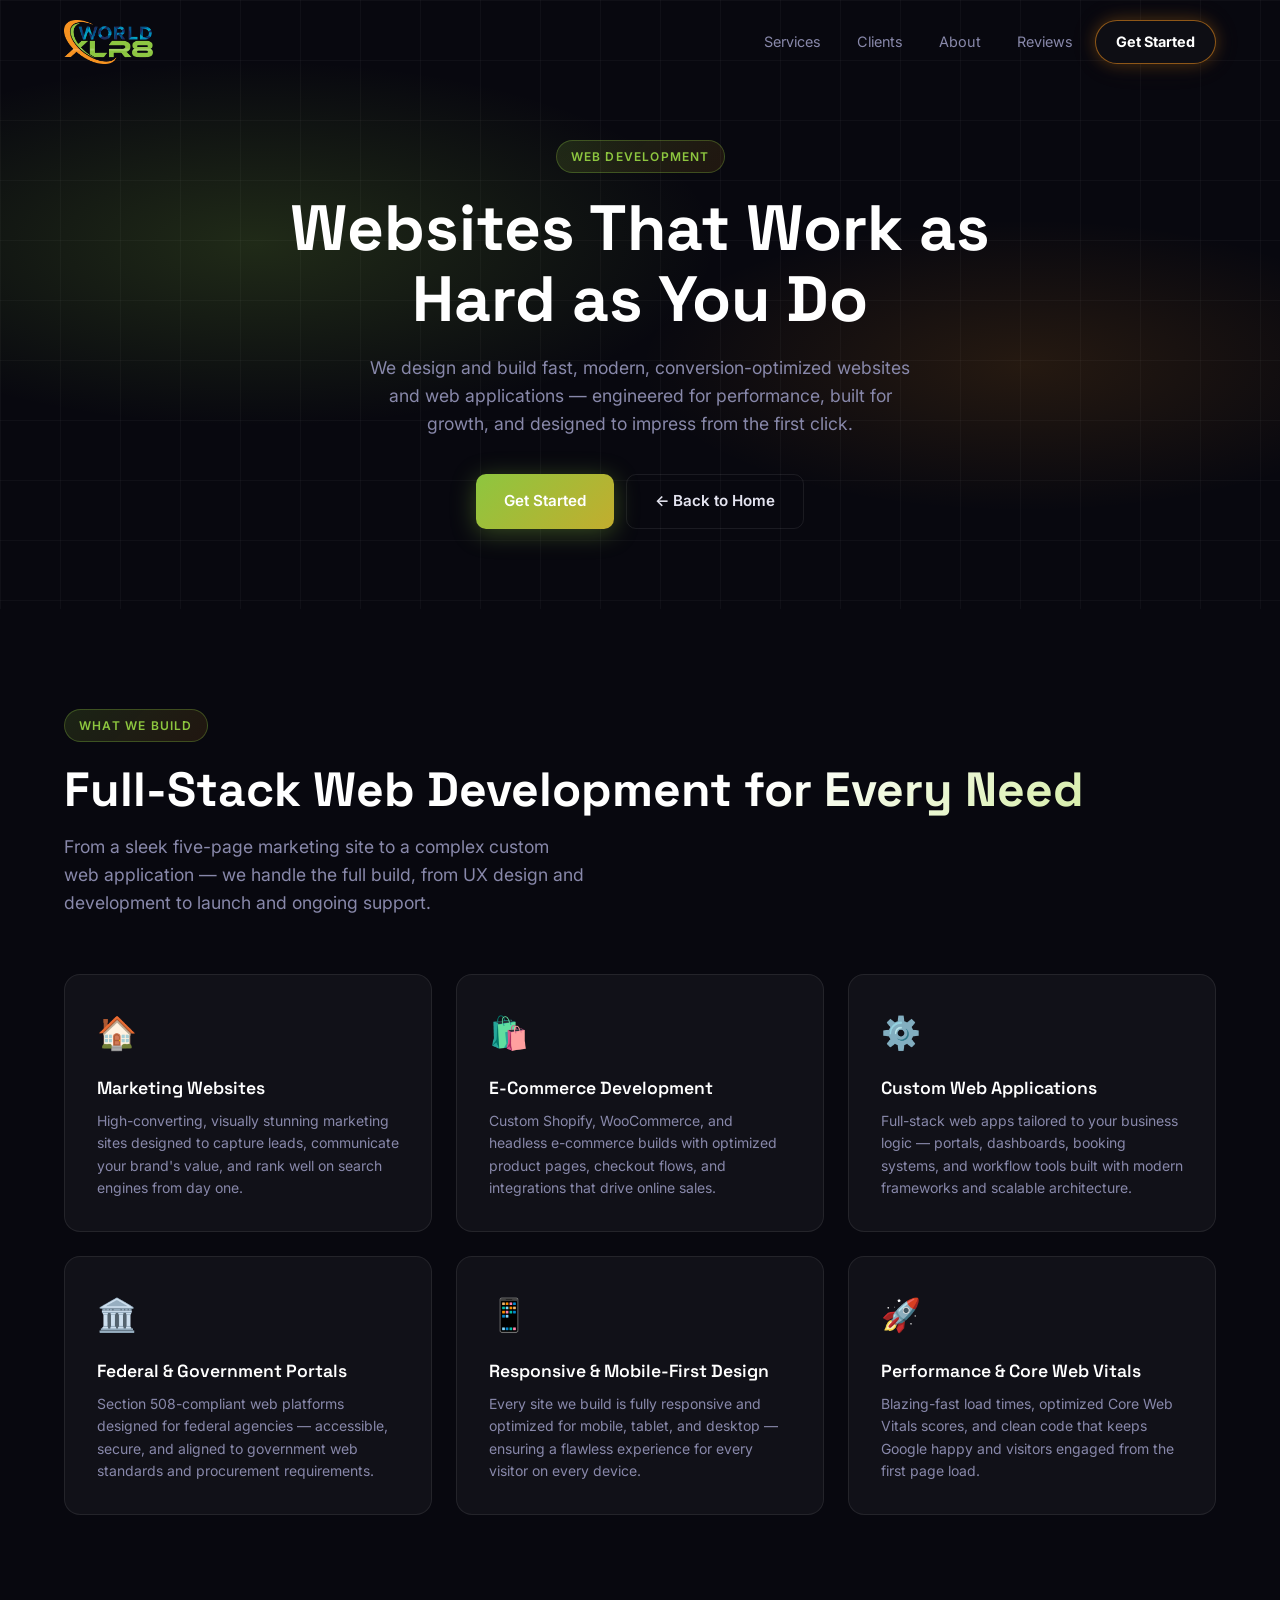
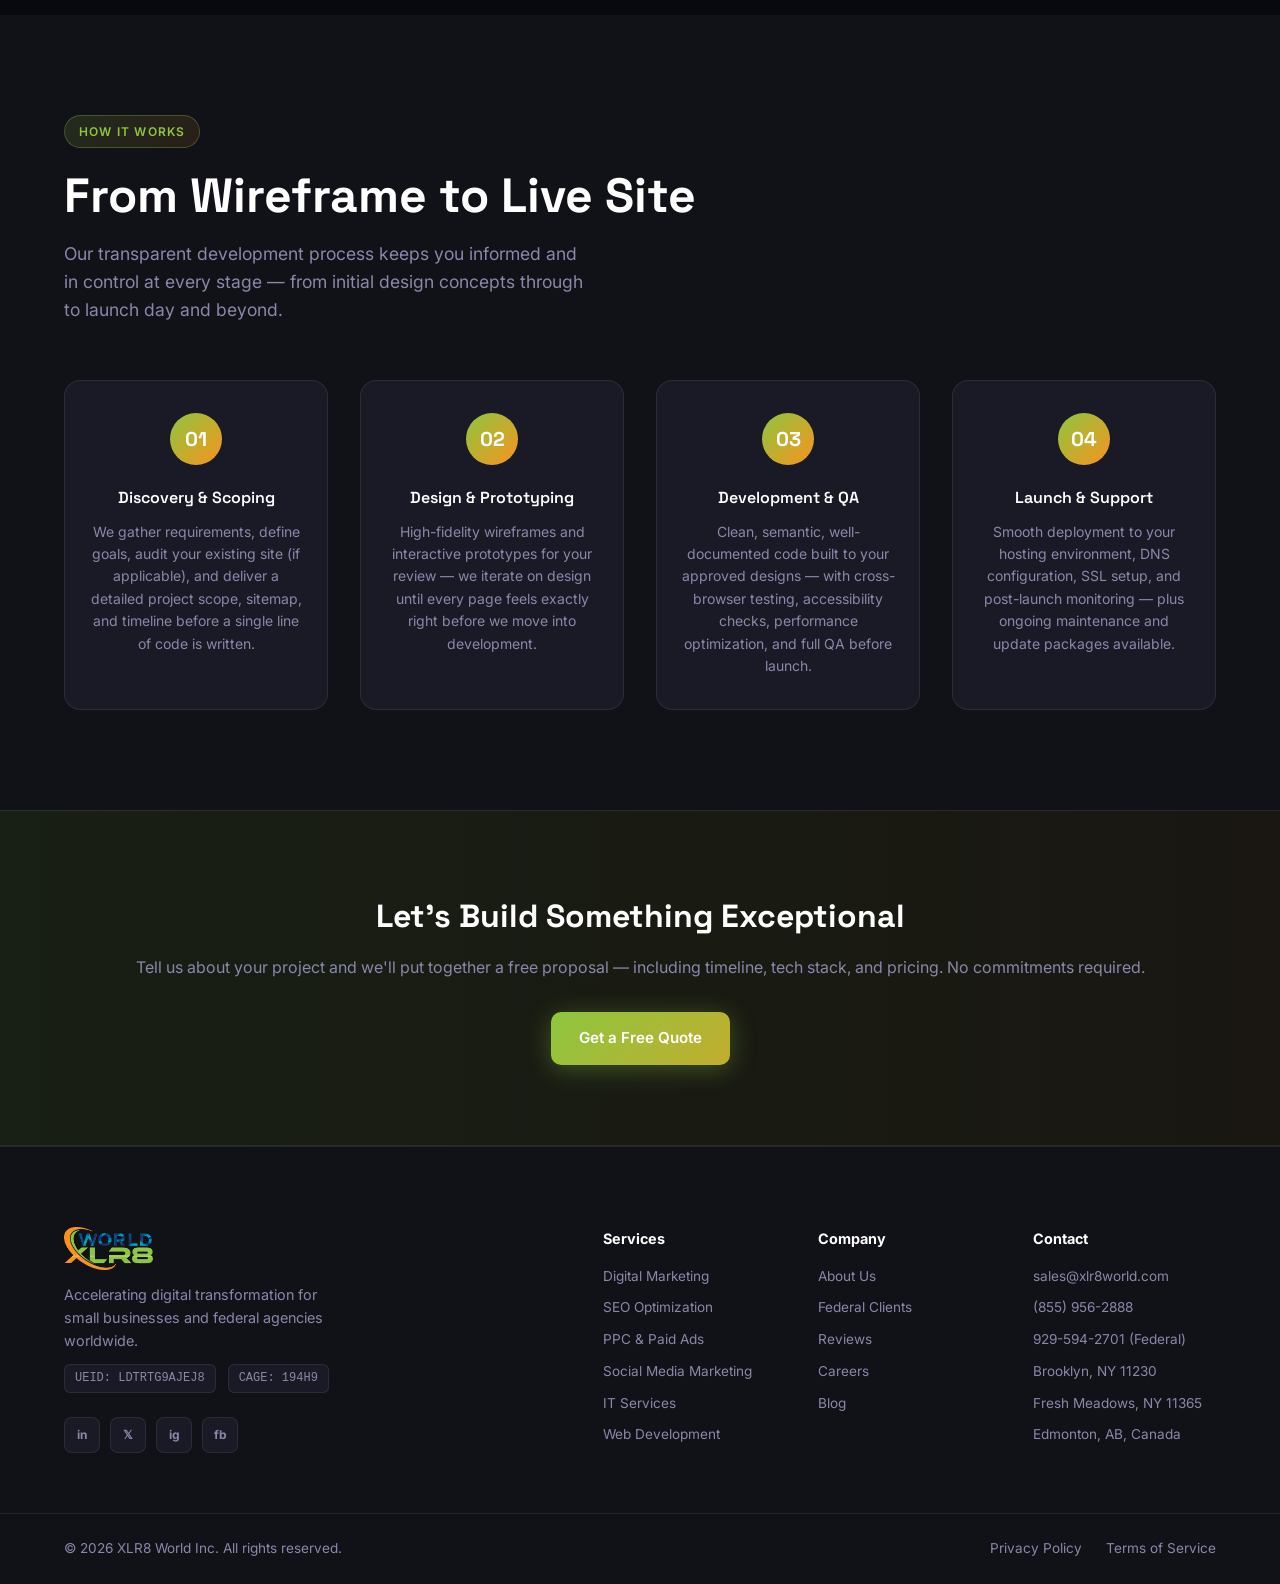
<file: web-development.html>
<!DOCTYPE html>
<html lang="en">
<head>
  <meta charset="UTF-8" />
  <meta name="viewport" content="width=device-width, initial-scale=1.0" />
  <title>Web Development Services — XLR8 World</title>
  <meta name="description" content="XLR8 World builds fast, conversion-focused websites and web applications — from marketing sites and e-commerce to custom portals and federal web platforms." />
  <link rel="preconnect" href="https://fonts.googleapis.com" />
  <link rel="preconnect" href="https://fonts.gstatic.com" crossorigin />
  <link href="https://fonts.googleapis.com/css2?family=Inter:wght@300;400;500;600;700;800;900&family=Space+Grotesk:wght@400;500;600;700&display=swap" rel="stylesheet" />
  <link rel="stylesheet" href="styles.css" />
</head>
<body>

  <!-- NAV -->
  <nav class="nav" id="nav">
    <div class="nav__inner">
      <a href="index.html" class="nav__logo"><img src="logo.webp" alt="XLR8 World" class="nav__logo-img" /></a>
      <ul class="nav__links">
        <li><a href="index.html#services">Services</a></li>
        <li><a href="index.html#work">Clients</a></li>
        <li><a href="index.html#about">About</a></li>
        <li><a href="index.html#testimonials">Reviews</a></li>
        <li><a href="index.html#contact" class="nav__cta">Get Started</a></li>
      </ul>
      <button class="nav__hamburger" id="hamburger" aria-label="Menu">
        <span></span><span></span><span></span>
      </button>
    </div>
    <div class="nav__mobile" id="mobileMenu">
      <ul>
        <li><a href="index.html#services">Services</a></li>
        <li><a href="index.html#work">Clients</a></li>
        <li><a href="index.html#about">About</a></li>
        <li><a href="index.html#testimonials">Reviews</a></li>
        <li><a href="index.html#contact">Get Started</a></li>
      </ul>
    </div>
  </nav>

  <!-- PAGE HERO -->
  <section class="page-hero">
    <div class="page-hero__content">
      <div class="section-label">Web Development</div>
      <h1>Websites That Work as Hard as You Do</h1>
      <p>We design and build fast, modern, conversion-optimized websites and web applications — engineered for performance, built for growth, and designed to impress from the first click.</p>
      <div class="page-hero__actions">
        <a href="index.html#contact" class="btn btn--primary">Get Started</a>
        <a href="index.html" class="btn btn--ghost">← Back to Home</a>
      </div>
    </div>
  </section>

  <!-- FEATURES -->
  <section class="features">
    <div class="container">
      <div class="section-label">What We Build</div>
      <h2 class="section-title">Full-Stack Web Development for Every Need</h2>
      <p class="section-sub">From a sleek five-page marketing site to a complex custom web application — we handle the full build, from UX design and development to launch and ongoing support.</p>
      <div class="features__grid">

        <div class="feature-card">
          <span class="feature-card__icon">🏠</span>
          <h3>Marketing Websites</h3>
          <p>High-converting, visually stunning marketing sites designed to capture leads, communicate your brand's value, and rank well on search engines from day one.</p>
        </div>

        <div class="feature-card">
          <span class="feature-card__icon">🛍️</span>
          <h3>E-Commerce Development</h3>
          <p>Custom Shopify, WooCommerce, and headless e-commerce builds with optimized product pages, checkout flows, and integrations that drive online sales.</p>
        </div>

        <div class="feature-card">
          <span class="feature-card__icon">⚙️</span>
          <h3>Custom Web Applications</h3>
          <p>Full-stack web apps tailored to your business logic — portals, dashboards, booking systems, and workflow tools built with modern frameworks and scalable architecture.</p>
        </div>

        <div class="feature-card">
          <span class="feature-card__icon">🏛️</span>
          <h3>Federal & Government Portals</h3>
          <p>Section 508-compliant web platforms designed for federal agencies — accessible, secure, and aligned to government web standards and procurement requirements.</p>
        </div>

        <div class="feature-card">
          <span class="feature-card__icon">📱</span>
          <h3>Responsive & Mobile-First Design</h3>
          <p>Every site we build is fully responsive and optimized for mobile, tablet, and desktop — ensuring a flawless experience for every visitor on every device.</p>
        </div>

        <div class="feature-card">
          <span class="feature-card__icon">🚀</span>
          <h3>Performance & Core Web Vitals</h3>
          <p>Blazing-fast load times, optimized Core Web Vitals scores, and clean code that keeps Google happy and visitors engaged from the first page load.</p>
        </div>

      </div>
    </div>
  </section>

  <!-- HOW IT WORKS -->
  <section class="svc-process">
    <div class="container">
      <div class="section-label">How It Works</div>
      <h2 class="section-title">From Wireframe to Live Site</h2>
      <p class="section-sub">Our transparent development process keeps you informed and in control at every stage — from initial design concepts through to launch day and beyond.</p>
      <div class="svc-process__steps">

        <div class="svc-process__step">
          <div class="svc-process__num">01</div>
          <h3>Discovery & Scoping</h3>
          <p>We gather requirements, define goals, audit your existing site (if applicable), and deliver a detailed project scope, sitemap, and timeline before a single line of code is written.</p>
        </div>

        <div class="svc-process__step">
          <div class="svc-process__num">02</div>
          <h3>Design & Prototyping</h3>
          <p>High-fidelity wireframes and interactive prototypes for your review — we iterate on design until every page feels exactly right before we move into development.</p>
        </div>

        <div class="svc-process__step">
          <div class="svc-process__num">03</div>
          <h3>Development & QA</h3>
          <p>Clean, semantic, well-documented code built to your approved designs — with cross-browser testing, accessibility checks, performance optimization, and full QA before launch.</p>
        </div>

        <div class="svc-process__step">
          <div class="svc-process__num">04</div>
          <h3>Launch & Support</h3>
          <p>Smooth deployment to your hosting environment, DNS configuration, SSL setup, and post-launch monitoring — plus ongoing maintenance and update packages available.</p>
        </div>

      </div>
    </div>
  </section>

  <!-- CTA STRIP -->
  <section class="cta-strip">
    <div class="container">
      <h2>Let's Build Something Exceptional</h2>
      <p>Tell us about your project and we'll put together a free proposal — including timeline, tech stack, and pricing. No commitments required.</p>
      <a href="index.html#contact" class="btn btn--primary">Get a Free Quote</a>
    </div>
  </section>

  <!-- FOOTER -->
  <footer class="footer">
    <div class="container footer__inner">
      <div class="footer__brand">
        <a href="index.html" class="nav__logo"><img src="logo.webp" alt="XLR8 World" class="nav__logo-img" /></a>
        <p>Accelerating digital transformation for small businesses and federal agencies worldwide.</p>
        <div class="footer__credentials">
          <span>UEID: LDTRTG9AJEJ8</span>
          <span>CAGE: 194H9</span>
        </div>
        <div class="footer__social">
          <a href="#" aria-label="LinkedIn">in</a>
          <a href="#" aria-label="Twitter">𝕏</a>
          <a href="#" aria-label="Instagram">ig</a>
          <a href="#" aria-label="Facebook">fb</a>
        </div>
      </div>
      <div class="footer__links">
        <div class="footer__col">
          <strong>Services</strong>
          <ul>
            <li><a href="digital-marketing.html">Digital Marketing</a></li>
            <li><a href="seo-optimization.html">SEO Optimization</a></li>
            <li><a href="ppc-paid-ads.html">PPC &amp; Paid Ads</a></li>
            <li><a href="social-media-marketing.html">Social Media Marketing</a></li>
            <li><a href="it-services.html">IT Services</a></li>
            <li><a href="web-development.html">Web Development</a></li>
          </ul>
        </div>
        <div class="footer__col">
          <strong>Company</strong>
          <ul>
            <li><a href="index.html#about">About Us</a></li>
            <li><a href="index.html#work">Federal Clients</a></li>
            <li><a href="index.html#testimonials">Reviews</a></li>
            <li><a href="index.html#contact">Careers</a></li>
            <li><a href="index.html#contact">Blog</a></li>
          </ul>
        </div>
        <div class="footer__col">
          <strong>Contact</strong>
          <ul>
            <li><a href="mailto:sales@xlr8world.com">sales@xlr8world.com</a></li>
            <li><a href="tel:+18559562888">(855) 956-2888</a></li>
            <li><a href="tel:+19295942701">929-594-2701 (Federal)</a></li>
            <li>Brooklyn, NY 11230</li>
            <li>Fresh Meadows, NY 11365</li>
            <li>Edmonton, AB, Canada</li>
          </ul>
        </div>
      </div>
    </div>
    <div class="footer__bottom">
      <div class="container">
        <span>© 2026 XLR8 World Inc. All rights reserved.</span>
        <div>
          <a href="#">Privacy Policy</a>
          <a href="#">Terms of Service</a>
        </div>
      </div>
    </div>
  </footer>

  <script src="script.js"></script>
</body>
</html>
</file>
<file: styles.css>
/* ===== RESET & BASE ===== */
*, *::before, *::after { box-sizing: border-box; margin: 0; padding: 0; }

:root {
  --green: #8DC63F;
  --orange: #F7941D;
  --amber: #f59e0b;
  --dark: #08080f;
  --dark-2: #111118;
  --dark-3: #1a1a26;
  --dark-4: #24243a;
  --text: #e4e4f0;
  --text-muted: #8888aa;
  --border: rgba(255,255,255,0.08);
  --radius: 16px;
  --radius-sm: 10px;
  --shadow: 0 20px 60px rgba(0,0,0,0.5);
  --transition: all 0.3s cubic-bezier(0.4,0,0.2,1);
}

html { scroll-behavior: smooth; }

body {
  background: var(--dark);
  color: var(--text);
  font-family: 'Inter', sans-serif;
  font-size: 16px;
  line-height: 1.6;
  overflow-x: hidden;
}

a { color: inherit; text-decoration: none; }

.container {
  max-width: 1200px;
  margin: 0 auto;
  padding: 0 24px;
}

/* ===== TYPOGRAPHY ===== */
.section-label {
  display: inline-block;
  font-size: 12px;
  font-weight: 600;
  letter-spacing: 0.1em;
  text-transform: uppercase;
  color: var(--green);
  background: rgba(141,198,63,0.12);
  border: 1px solid rgba(141,198,63,0.25);
  padding: 6px 14px;
  border-radius: 999px;
  margin-bottom: 20px;
}

.section-title {
  font-family: 'Space Grotesk', sans-serif;
  font-size: clamp(2rem, 4vw, 3rem);
  font-weight: 700;
  line-height: 1.15;
  margin-bottom: 16px;
  background: linear-gradient(135deg, #fff 60%, #c8e88a);
  -webkit-background-clip: text;
  -webkit-text-fill-color: transparent;
  background-clip: text;
}

.section-sub {
  font-size: 1.1rem;
  color: var(--text-muted);
  max-width: 520px;
  margin-bottom: 56px;
}

/* ===== BUTTONS ===== */
.btn {
  display: inline-flex;
  align-items: center;
  gap: 8px;
  padding: 14px 28px;
  border-radius: 10px;
  font-weight: 600;
  font-size: 0.95rem;
  transition: var(--transition);
  cursor: pointer;
  border: none;
}

.btn--primary {
  background: linear-gradient(135deg, var(--green), var(--orange));
  color: #fff;
  box-shadow: 0 4px 24px rgba(141,198,63,0.35);
}
.btn--primary:hover {
  transform: translateY(-2px);
  box-shadow: 0 8px 32px rgba(141,198,63,0.5);
}

.btn--ghost {
  background: transparent;
  color: var(--text);
  border: 1px solid var(--border);
}
.btn--ghost:hover {
  background: rgba(255,255,255,0.06);
  border-color: rgba(255,255,255,0.2);
}

.btn--full { width: 100%; justify-content: center; }

/* ===== NAV ===== */
.nav {
  position: fixed;
  top: 0; left: 0; right: 0;
  z-index: 100;
  padding: 0;
  transition: var(--transition);
}

.nav.scrolled {
  background: rgba(8,8,15,0.85);
  backdrop-filter: blur(20px);
  border-bottom: 1px solid var(--border);
}

.nav__inner {
  max-width: 1200px;
  margin: 0 auto;
  padding: 20px 24px;
  display: flex;
  align-items: center;
  justify-content: space-between;
}

.nav__logo {
  display: flex;
  align-items: center;
}
.nav__logo-img {
  height: 44px;
  width: auto;
  display: block;
  object-fit: contain;
}

.nav__links {
  display: flex;
  list-style: none;
  gap: 8px;
  align-items: center;
}
.nav__links a {
  padding: 8px 14px;
  border-radius: 8px;
  font-size: 0.9rem;
  color: var(--text-muted);
  transition: var(--transition);
}
.nav__links a:hover { color: #fff; background: rgba(255,255,255,0.06); }

.nav__cta {
  background: linear-gradient(135deg, var(--green), var(--orange)) !important;
  color: #fff !important;
  font-weight: 600 !important;
  padding: 9px 20px !important;
}
.nav__cta:hover { opacity: 0.9; box-shadow: 0 4px 16px rgba(141,198,63,0.4); }

.nav__hamburger {
  display: none;
  flex-direction: column;
  gap: 5px;
  background: none;
  border: none;
  cursor: pointer;
  padding: 4px;
}
.nav__hamburger span {
  display: block;
  width: 24px;
  height: 2px;
  background: var(--text);
  border-radius: 2px;
  transition: var(--transition);
}

.nav__mobile {
  display: none;
  background: var(--dark-2);
  border-bottom: 1px solid var(--border);
  padding: 16px 24px 20px;
}
.nav__mobile.open { display: block; }
.nav__mobile ul { list-style: none; display: flex; flex-direction: column; gap: 4px; }
.nav__mobile a { display: block; padding: 10px 14px; border-radius: 8px; color: var(--text-muted); }
.nav__mobile a:hover { color: #fff; background: rgba(255,255,255,0.06); }

/* ===== HERO ===== */
.hero {
  min-height: 100vh;
  display: flex;
  align-items: center;
  position: relative;
  overflow: hidden;
  padding: 120px 24px 80px;
  max-width: 1200px;
  margin: 0 auto;
  gap: 60px;
}

.hero__bg {
  position: fixed;
  inset: 0;
  pointer-events: none;
  z-index: -1;
}

.hero__grid {
  position: absolute;
  inset: 0;
  background-image:
    linear-gradient(rgba(141,198,63,0.04) 1px, transparent 1px),
    linear-gradient(90deg, rgba(141,198,63,0.04) 1px, transparent 1px);
  background-size: 60px 60px;
}

.hero__orb {
  position: absolute;
  border-radius: 50%;
  filter: blur(80px);
  opacity: 0.35;
}
.hero__orb--1 {
  width: 600px; height: 600px;
  background: var(--green);
  top: -150px; left: -100px;
}
.hero__orb--2 {
  width: 400px; height: 400px;
  background: var(--orange);
  top: 20%; right: -50px;
}
.hero__orb--3 {
  width: 300px; height: 300px;
  background: var(--amber);
  bottom: 0; left: 30%;
  opacity: 0.15;
}

.hero__content {
  flex: 1;
  max-width: 580px;
}

.hero__badge {
  display: inline-flex;
  align-items: center;
  gap: 8px;
  background: rgba(255,255,255,0.06);
  border: 1px solid var(--border);
  padding: 8px 16px;
  border-radius: 999px;
  font-size: 0.85rem;
  color: var(--text-muted);
  margin-bottom: 28px;
}

.badge__dot {
  width: 8px; height: 8px;
  background: #22c55e;
  border-radius: 50%;
  box-shadow: 0 0 8px #22c55e;
  animation: pulse 2s infinite;
}
@keyframes pulse {
  0%, 100% { opacity: 1; }
  50% { opacity: 0.4; }
}

.hero__headline {
  font-family: 'Space Grotesk', sans-serif;
  font-size: clamp(2.8rem, 6vw, 5rem);
  font-weight: 800;
  line-height: 1.08;
  margin-bottom: 24px;
  color: #fff;
}

.hero__highlight {
  background: linear-gradient(135deg, var(--green), var(--orange));
  -webkit-background-clip: text;
  -webkit-text-fill-color: transparent;
  background-clip: text;
}

.hero__sub {
  font-size: 1.15rem;
  color: var(--text-muted);
  line-height: 1.7;
  margin-bottom: 36px;
  max-width: 480px;
}

.hero__actions {
  display: flex;
  gap: 12px;
  flex-wrap: wrap;
  margin-bottom: 48px;
}

.hero__stats {
  display: flex;
  align-items: center;
  gap: 24px;
  flex-wrap: wrap;
}

.hero__stat { display: flex; flex-direction: column; }
.stat__num {
  font-family: 'Space Grotesk', sans-serif;
  font-size: 1.6rem;
  font-weight: 700;
  color: #fff;
}
.stat__label { font-size: 0.8rem; color: var(--text-muted); }

.hero__divider {
  width: 1px;
  height: 40px;
  background: var(--border);
}

.hero__visual {
  flex: 1;
  max-width: 520px;
  position: relative;
}

/* ===== DASHBOARD MOCK ===== */
.dashboard {
  background: var(--dark-2);
  border: 1px solid var(--border);
  border-radius: var(--radius);
  padding: 20px;
  box-shadow: var(--shadow), 0 0 0 1px rgba(141,198,63,0.1);
  position: relative;
  z-index: 2;
}

.dashboard__header {
  display: flex;
  align-items: center;
  gap: 6px;
  margin-bottom: 20px;
  font-size: 0.85rem;
  color: var(--text-muted);
}

.dashboard__dot {
  width: 12px; height: 12px;
  border-radius: 50%;
}
.dashboard__dot.red { background: #f87171; }
.dashboard__dot.yellow { background: #fbbf24; }
.dashboard__dot.green { background: #4ade80; }
.dashboard__header span { margin-left: 8px; font-weight: 500; }

.dashboard__chart { position: relative; margin-bottom: 20px; }

.chart__bars {
  display: flex;
  align-items: flex-end;
  gap: 8px;
  height: 120px;
  margin-bottom: -100px;
}

.bar {
  flex: 1;
  height: var(--h);
  background: rgba(141,198,63,0.2);
  border-radius: 6px 6px 0 0;
  position: relative;
  transition: var(--transition);
}
.bar:hover { background: rgba(141,198,63,0.4); }
.bar--active { background: linear-gradient(to top, var(--green), var(--orange)); }
.bar span {
  position: absolute;
  bottom: -20px;
  left: 50%;
  transform: translateX(-50%);
  font-size: 10px;
  color: var(--text-muted);
  white-space: nowrap;
}

.chart__line {
  height: 100px;
  margin-top: 4px;
}
.chart__line svg { width: 100%; height: 100%; }

.dashboard__metrics {
  display: grid;
  grid-template-columns: repeat(3, 1fr);
  gap: 12px;
  border-top: 1px solid var(--border);
  padding-top: 16px;
}

.metric { display: flex; flex-direction: column; gap: 2px; }
.metric__label { font-size: 0.75rem; color: var(--text-muted); }
.metric__val { font-family: 'Space Grotesk', sans-serif; font-size: 1.1rem; font-weight: 700; color: #fff; }
.metric__delta {
  font-size: 0.75rem;
  font-weight: 600;
  padding: 2px 6px;
  border-radius: 4px;
  align-self: flex-start;
}
.metric__delta.up { background: rgba(34,197,94,0.15); color: #4ade80; }
.metric__delta.down { background: rgba(239,68,68,0.15); color: #f87171; }

.float-card {
  position: absolute;
  background: var(--dark-2);
  border: 1px solid var(--border);
  border-radius: var(--radius-sm);
  padding: 12px 16px;
  display: flex;
  align-items: center;
  gap: 12px;
  box-shadow: var(--shadow);
  animation: floatY 4s ease-in-out infinite;
  z-index: 3;
}

.float-card--1 { top: -20px; right: -40px; animation-delay: 0s; }
.float-card--2 { bottom: -20px; left: -40px; animation-delay: 1.5s; }

@keyframes floatY {
  0%, 100% { transform: translateY(0); }
  50% { transform: translateY(-10px); }
}

.float-icon { font-size: 1.5rem; }
.float-card strong { display: block; font-size: 0.85rem; color: #fff; }
.float-card span { font-size: 0.75rem; color: var(--text-muted); }

/* ===== MARQUEE ===== */
.marquee-wrap {
  overflow: hidden;
  background: var(--dark-2);
  border-top: 1px solid var(--border);
  border-bottom: 1px solid var(--border);
  padding: 16px 0;
}
.marquee {
  display: flex;
  gap: 32px;
  white-space: nowrap;
  animation: marquee 25s linear infinite;
  width: max-content;
}
.marquee span {
  font-size: 0.9rem;
  font-weight: 500;
  color: var(--text-muted);
}
.marquee .sep { color: var(--green); }
@keyframes marquee {
  from { transform: translateX(0); }
  to { transform: translateX(-50%); }
}

/* ===== SERVICES ===== */
.services {
  padding: 100px 0;
}

.services__grid {
  display: grid;
  grid-template-columns: repeat(3, 1fr);
  gap: 20px;
}

.service-card {
  background: var(--dark-2);
  border: 1px solid var(--border);
  border-radius: var(--radius);
  padding: 32px;
  transition: var(--transition);
  position: relative;
  overflow: hidden;
}
.service-card::before {
  content: '';
  position: absolute;
  inset: 0;
  background: linear-gradient(135deg, rgba(141,198,63,0.05), transparent);
  opacity: 0;
  transition: var(--transition);
}
.service-card:hover { border-color: rgba(141,198,63,0.3); transform: translateY(-4px); }
.service-card:hover::before { opacity: 1; }

.service-card--featured {
  background: linear-gradient(135deg, rgba(141,198,63,0.15), rgba(247,148,29,0.08));
  border-color: rgba(141,198,63,0.3);
  grid-row: span 1;
}

.service-card__icon { font-size: 2rem; margin-bottom: 16px; }
.service-card h3 {
  font-family: 'Space Grotesk', sans-serif;
  font-size: 1.2rem;
  font-weight: 600;
  color: #fff;
  margin-bottom: 10px;
}
.service-card p { color: var(--text-muted); font-size: 0.9rem; line-height: 1.6; margin-bottom: 20px; }

.service-card__list {
  list-style: none;
  display: flex;
  flex-direction: column;
  gap: 8px;
  margin-bottom: 24px;
}
.service-card__list li {
  font-size: 0.85rem;
  color: var(--text-muted);
  padding-left: 16px;
  position: relative;
}
.service-card__list li::before {
  content: '→';
  position: absolute;
  left: 0;
  color: var(--green);
}

.service-card__link {
  font-size: 0.875rem;
  font-weight: 600;
  color: var(--green);
  transition: var(--transition);
}
.service-card__link:hover { color: var(--orange); letter-spacing: 0.02em; }

/* ===== WORK ===== */
.work { padding: 100px 0; background: var(--dark-2); }

.work__grid {
  display: grid;
  grid-template-columns: repeat(3, 1fr);
  gap: 24px;
}

.work-card {
  background: var(--dark-3);
  border: 1px solid var(--border);
  border-radius: var(--radius);
  padding: 32px;
  position: relative;
  overflow: hidden;
  transition: var(--transition);
}
.work-card:hover { transform: translateY(-4px); border-color: var(--accent); }
.work-card::after {
  content: '';
  position: absolute;
  top: 0; left: 0; right: 0;
  height: 3px;
  background: var(--accent);
}

.work-card__tag {
  display: inline-block;
  font-size: 0.75rem;
  font-weight: 600;
  color: var(--accent);
  background: color-mix(in srgb, var(--accent) 15%, transparent);
  padding: 4px 10px;
  border-radius: 6px;
  margin-bottom: 14px;
  text-transform: uppercase;
  letter-spacing: 0.05em;
}

.work-card h3 {
  font-family: 'Space Grotesk', sans-serif;
  font-size: 1.25rem;
  font-weight: 700;
  color: #fff;
  margin-bottom: 10px;
}
.work-card p { color: var(--text-muted); font-size: 0.9rem; line-height: 1.6; margin-bottom: 28px; }

.work-card__results {
  display: flex;
  gap: 20px;
}
.work-result { display: flex; flex-direction: column; }
.work-result__num {
  font-family: 'Space Grotesk', sans-serif;
  font-size: 1.4rem;
  font-weight: 700;
  color: var(--accent);
}
.work-result__label { font-size: 0.75rem; color: var(--text-muted); }

.work-card__visual {
  position: absolute;
  bottom: -20px; right: -20px;
  width: 120px; height: 120px;
  border-radius: 50%;
  opacity: 0.06;
}
.work-card__visual--1 { background: #8DC63F; }
.work-card__visual--2 { background: #F7941D; }
.work-card__visual--3 { background: #f59e0b; }

/* ===== ABOUT ===== */
.about { padding: 100px 0; }
.about__inner {
  display: grid;
  grid-template-columns: 1fr 1fr;
  gap: 80px;
  align-items: center;
}
.about__content p { color: var(--text-muted); line-height: 1.7; margin-bottom: 16px; }

.about__pillars { display: flex; flex-direction: column; gap: 16px; margin: 32px 0; }
.pillar {
  display: flex;
  align-items: flex-start;
  gap: 14px;
  background: var(--dark-2);
  border: 1px solid var(--border);
  border-radius: var(--radius-sm);
  padding: 16px;
}
.pillar__icon { font-size: 1.4rem; }
.pillar strong { display: block; color: #fff; margin-bottom: 2px; font-size: 0.95rem; }
.pillar span { font-size: 0.85rem; color: var(--text-muted); }

.about__stats-block {
  display: grid;
  grid-template-columns: 1fr 1fr;
  gap: 16px;
}

.about__stat-card {
  background: var(--dark-2);
  border: 1px solid var(--border);
  border-radius: var(--radius);
  padding: 28px;
  display: flex;
  flex-direction: column;
  gap: 6px;
}
.about__stat-card span:last-child { font-size: 0.85rem; color: var(--text-muted); }
.about__stat-card--accent {
  background: linear-gradient(135deg, rgba(141,198,63,0.2), rgba(247,148,29,0.1));
  border-color: rgba(141,198,63,0.3);
  grid-column: span 2;
}

.about__big-num {
  font-family: 'Space Grotesk', sans-serif;
  font-size: 2.4rem;
  font-weight: 800;
  color: #fff;
  line-height: 1;
}
.about__big-num span { color: var(--green); }

/* ===== TESTIMONIALS ===== */
.testimonials { padding: 100px 0; background: var(--dark-2); }

.testimonials__grid {
  display: grid;
  grid-template-columns: repeat(3, 1fr);
  gap: 24px;
}

.testi-card {
  background: var(--dark-3);
  border: 1px solid var(--border);
  border-radius: var(--radius);
  padding: 32px;
  display: flex;
  flex-direction: column;
  gap: 20px;
}
.testi-card--accent {
  background: linear-gradient(135deg, rgba(141,198,63,0.12), rgba(247,148,29,0.06));
  border-color: rgba(141,198,63,0.25);
}

.testi-card__stars { color: #fbbf24; font-size: 1rem; letter-spacing: 2px; }
.testi-card blockquote {
  color: var(--text-muted);
  font-size: 0.9rem;
  line-height: 1.7;
  flex: 1;
  font-style: italic;
}

.testi-card__author {
  display: flex;
  align-items: center;
  gap: 12px;
  padding-top: 16px;
  border-top: 1px solid var(--border);
}
.testi-avatar {
  width: 44px; height: 44px;
  border-radius: 50%;
  display: flex;
  align-items: center;
  justify-content: center;
  font-size: 0.75rem;
  font-weight: 700;
  color: #fff;
  flex-shrink: 0;
}
.testi-card__author strong { display: block; font-size: 0.9rem; color: #fff; }
.testi-card__author span { font-size: 0.8rem; color: var(--text-muted); }

/* ===== PROCESS ===== */
.process { padding: 100px 0; }

.process__steps {
  display: flex;
  align-items: flex-start;
  gap: 0;
}

.process-step {
  flex: 1;
  background: var(--dark-2);
  border: 1px solid var(--border);
  border-radius: var(--radius);
  padding: 32px;
  transition: var(--transition);
}
.process-step:hover { border-color: rgba(141,198,63,0.3); transform: translateY(-4px); }

.process-step__arrow {
  display: flex;
  align-items: center;
  padding: 0 8px;
  color: var(--text-muted);
  font-size: 1.5rem;
  padding-top: 32px;
}

.process-step__num {
  font-family: 'Space Grotesk', sans-serif;
  font-size: 2.5rem;
  font-weight: 800;
  color: transparent;
  -webkit-text-stroke: 2px rgba(141,198,63,0.3);
  margin-bottom: 12px;
}

.process-step h3 {
  font-family: 'Space Grotesk', sans-serif;
  font-size: 1.05rem;
  font-weight: 600;
  color: #fff;
  margin-bottom: 8px;
}
.process-step p { font-size: 0.85rem; color: var(--text-muted); line-height: 1.6; }

/* ===== CONTACT ===== */
.contact { padding: 100px 0; }
.contact__inner {
  display: grid;
  grid-template-columns: 1fr 1.4fr;
  gap: 80px;
  align-items: flex-start;
}

.contact__text p { color: var(--text-muted); line-height: 1.7; margin-bottom: 32px; }

.contact__info { display: flex; flex-direction: column; gap: 12px; }
.contact__info-item {
  display: flex;
  align-items: center;
  gap: 12px;
  font-size: 0.9rem;
  color: var(--text-muted);
}
.contact__info-item a { transition: var(--transition); }
.contact__info-item a:hover { color: var(--green); }

.contact__form {
  background: var(--dark-2);
  border: 1px solid var(--border);
  border-radius: var(--radius);
  padding: 40px;
}

.form-row { display: grid; grid-template-columns: 1fr 1fr; gap: 16px; }
.form-group { display: flex; flex-direction: column; gap: 6px; margin-bottom: 16px; }
.form-group label { font-size: 0.85rem; font-weight: 500; color: var(--text-muted); }

.form-group input,
.form-group select,
.form-group textarea {
  background: var(--dark-3);
  border: 1px solid var(--border);
  border-radius: 8px;
  padding: 12px 14px;
  color: var(--text);
  font-family: 'Inter', sans-serif;
  font-size: 0.9rem;
  transition: var(--transition);
  outline: none;
  resize: vertical;
  appearance: none;
}
.form-group select { cursor: pointer; }
.form-group input:focus,
.form-group select:focus,
.form-group textarea:focus {
  border-color: var(--green);
  box-shadow: 0 0 0 3px rgba(141,198,63,0.15);
}
.form-group input::placeholder,
.form-group textarea::placeholder { color: rgba(136,136,170,0.5); }

.form-note {
  text-align: center;
  font-size: 0.8rem;
  color: var(--text-muted);
  margin-top: 12px;
}

.form-success {
  display: none;
  align-items: center;
  justify-content: center;
  gap: 12px;
  background: rgba(34,197,94,0.1);
  border: 1px solid rgba(34,197,94,0.25);
  border-radius: 10px;
  padding: 16px;
  margin-top: 16px;
  font-size: 0.9rem;
  color: #4ade80;
}
.form-success span { font-size: 1.4rem; }

/* ===== FOOTER ===== */
.footer { background: var(--dark-2); border-top: 1px solid var(--border); padding-top: 80px; }

.footer__inner {
  display: grid;
  grid-template-columns: 1.5fr 2fr;
  gap: 80px;
  padding-bottom: 60px;
}

.footer__brand p { color: var(--text-muted); font-size: 0.9rem; margin-top: 12px; max-width: 280px; line-height: 1.6; }

.footer__social {
  display: flex;
  gap: 10px;
  margin-top: 24px;
}
.footer__social a {
  width: 36px; height: 36px;
  background: var(--dark-3);
  border: 1px solid var(--border);
  border-radius: 8px;
  display: flex;
  align-items: center;
  justify-content: center;
  font-size: 0.75rem;
  font-weight: 700;
  color: var(--text-muted);
  transition: var(--transition);
}
.footer__social a:hover { color: #fff; border-color: var(--green); background: rgba(141,198,63,0.1); }

.footer__links { display: grid; grid-template-columns: repeat(3, 1fr); gap: 32px; }
.footer__col strong { display: block; color: #fff; font-size: 0.9rem; margin-bottom: 16px; }
.footer__col ul { list-style: none; display: flex; flex-direction: column; gap: 10px; }
.footer__col a, .footer__col li {
  font-size: 0.85rem;
  color: var(--text-muted);
  transition: var(--transition);
}
.footer__col a:hover { color: var(--green); }

.footer__bottom {
  border-top: 1px solid var(--border);
  padding: 24px 0;
}
.footer__bottom .container {
  display: flex;
  justify-content: space-between;
  align-items: center;
  flex-wrap: wrap;
  gap: 12px;
}
.footer__bottom span, .footer__bottom a { font-size: 0.85rem; color: var(--text-muted); }
.footer__bottom div { display: flex; gap: 24px; }
.footer__bottom a:hover { color: var(--green); }

/* ===== PARTNERS ===== */
.partners {
  padding: 80px 0;
  background: var(--dark-2);
  text-align: center;
}
.partners .section-title { margin-bottom: 40px; }

.partners__grid {
  display: flex;
  flex-wrap: wrap;
  gap: 16px;
  justify-content: center;
}

.partner-badge {
  background: var(--dark-3);
  border: 1px solid var(--border);
  border-radius: 10px;
  padding: 14px 28px;
  font-size: 0.95rem;
  font-weight: 600;
  color: var(--text-muted);
  transition: var(--transition);
}
.partner-badge:hover {
  border-color: rgba(141,198,63,0.4);
  color: #fff;
  background: rgba(141,198,63,0.08);
}

/* ===== FOOTER CREDENTIALS ===== */
.footer__credentials {
  display: flex;
  gap: 12px;
  margin-top: 12px;
  flex-wrap: wrap;
}
.footer__credentials span {
  font-size: 0.75rem;
  color: var(--text-muted);
  background: var(--dark-3);
  border: 1px solid var(--border);
  padding: 4px 10px;
  border-radius: 6px;
  font-family: monospace;
}

/* ===== ANIMATIONS ===== */
.fade-up {
  opacity: 0;
  transform: translateY(24px);
  transition: opacity 0.6s ease, transform 0.6s ease;
}
.fade-up.visible {
  opacity: 1;
  transform: none;
}

/* ===== RESPONSIVE ===== */
@media (max-width: 1024px) {
  .hero { flex-direction: column; text-align: center; gap: 48px; }
  .hero__content { max-width: 100%; }
  .hero__sub { margin: 0 auto 36px; }
  .hero__actions { justify-content: center; }
  .hero__stats { justify-content: center; }
  .hero__visual { max-width: 480px; margin: 0 auto; }

  .services__grid { grid-template-columns: repeat(2, 1fr); }
  .work__grid { grid-template-columns: 1fr 1fr; }
  .testimonials__grid { grid-template-columns: 1fr 1fr; }
  .about__inner { grid-template-columns: 1fr; gap: 48px; }
  .contact__inner { grid-template-columns: 1fr; }
  .footer__inner { grid-template-columns: 1fr; gap: 48px; }

  .process__steps { flex-direction: column; }
  .process-step__arrow { display: none; }
}

@media (max-width: 768px) {
  .nav__links { display: none; }
  .nav__hamburger { display: flex; }

  .services__grid { grid-template-columns: 1fr; }
  .work__grid { grid-template-columns: 1fr; }
  .testimonials__grid { grid-template-columns: 1fr; }
  .about__stats-block { grid-template-columns: 1fr 1fr; }
  .about__stat-card--accent { grid-column: auto; }
  .footer__links { grid-template-columns: 1fr 1fr; }
  .form-row { grid-template-columns: 1fr; }
  .contact__form { padding: 24px; }

  .float-card--1 { right: 0; top: -10px; }
  .float-card--2 { left: 0; bottom: -10px; }
}

@media (max-width: 480px) {
  .hero { padding: 100px 20px 60px; }
  .footer__links { grid-template-columns: 1fr; }
  .footer__bottom .container { flex-direction: column; align-items: flex-start; }
}

/* ===== SERVICE PAGES ===== */

/* Page Hero */
.page-hero {
  min-height: 60vh;
  display: flex;
  align-items: center;
  padding: 140px 24px 80px;
  position: relative;
  overflow: hidden;
}

.page-hero::before {
  content: '';
  position: absolute;
  inset: 0;
  background:
    radial-gradient(ellipse 60% 50% at 20% 40%, rgba(141,198,63,0.18) 0%, transparent 60%),
    radial-gradient(ellipse 50% 40% at 80% 60%, rgba(247,148,29,0.12) 0%, transparent 60%);
  pointer-events: none;
  z-index: 0;
}

.page-hero::after {
  content: '';
  position: absolute;
  inset: 0;
  background-image:
    linear-gradient(rgba(255,255,255,0.03) 1px, transparent 1px),
    linear-gradient(90deg, rgba(255,255,255,0.03) 1px, transparent 1px);
  background-size: 60px 60px;
  pointer-events: none;
  z-index: 0;
}

.page-hero__content {
  max-width: 700px;
  margin: 0 auto;
  text-align: center;
  position: relative;
  z-index: 1;
}

.page-hero h1 {
  font-family: 'Space Grotesk', sans-serif;
  font-size: clamp(2.5rem, 5vw, 4rem);
  font-weight: 800;
  color: #fff;
  margin-bottom: 20px;
  line-height: 1.1;
}

.page-hero p {
  color: var(--text-muted);
  font-size: 1.1rem;
  max-width: 560px;
  margin: 0 auto 36px;
}

.page-hero__actions {
  display: flex;
  gap: 12px;
  justify-content: center;
  flex-wrap: wrap;
}

/* Features Section */
.features {
  padding: 100px 0;
}

.features__grid {
  display: grid;
  grid-template-columns: repeat(3, 1fr);
  gap: 24px;
  margin-top: 56px;
}

.feature-card {
  background: var(--dark-2);
  border: 1px solid var(--border);
  border-radius: 16px;
  padding: 32px;
  transition: var(--transition);
}

.feature-card:hover {
  transform: translateY(-4px);
  border-color: rgba(141,198,63,0.3);
}

.feature-card__icon {
  font-size: 2rem;
  margin-bottom: 16px;
  display: block;
}

.feature-card h3 {
  font-family: 'Space Grotesk', sans-serif;
  font-size: 1.1rem;
  font-weight: 600;
  color: #fff;
  margin-bottom: 8px;
}

.feature-card p {
  color: var(--text-muted);
  font-size: 0.875rem;
  line-height: 1.6;
}

/* Process Section (service pages) */
.svc-process {
  padding: 100px 0;
  background: var(--dark-2);
}

.svc-process__steps {
  display: grid;
  grid-template-columns: repeat(auto-fit, minmax(220px, 1fr));
  gap: 32px;
  margin-top: 56px;
}

.svc-process__step {
  text-align: center;
  padding: 32px 24px;
  background: var(--dark-3);
  border: 1px solid var(--border);
  border-radius: 16px;
  transition: var(--transition);
}

.svc-process__step:hover {
  border-color: rgba(141,198,63,0.3);
  transform: translateY(-4px);
}

.svc-process__num {
  display: inline-flex;
  align-items: center;
  justify-content: center;
  width: 52px;
  height: 52px;
  border-radius: 50%;
  background: linear-gradient(135deg, var(--green), var(--orange));
  font-family: 'Space Grotesk', sans-serif;
  font-size: 1.25rem;
  font-weight: 700;
  color: #fff;
  margin-bottom: 20px;
}

.svc-process__step h3 {
  font-family: 'Space Grotesk', sans-serif;
  font-size: 1rem;
  font-weight: 600;
  color: #fff;
  margin-bottom: 10px;
}

.svc-process__step p {
  color: var(--text-muted);
  font-size: 0.875rem;
  line-height: 1.6;
}

/* CTA Strip */
.cta-strip {
  background: linear-gradient(135deg, rgba(141,198,63,0.15), rgba(247,148,29,0.08));
  border-top: 1px solid var(--border);
  border-bottom: 1px solid var(--border);
  padding: 80px 0;
  text-align: center;
}

.cta-strip h2 {
  font-family: 'Space Grotesk', sans-serif;
  font-size: 2rem;
  font-weight: 700;
  color: #fff;
  margin-bottom: 12px;
}

.cta-strip p {
  color: var(--text-muted);
  margin-bottom: 32px;
  font-size: 1rem;
}

/* Responsive — service pages */
@media (max-width: 768px) {
  .features__grid { grid-template-columns: 1fr; }
  .svc-process__steps { grid-template-columns: 1fr; }
  .page-hero { padding: 120px 20px 60px; }
}

/* ===== BLOG ===== */
.blog__grid {
  display: grid;
  grid-template-columns: repeat(3, 1fr);
  gap: 24px;
}

.blog-card {
  background: var(--dark-2);
  border: 1px solid var(--border);
  border-radius: 16px;
  overflow: hidden;
  transition: var(--transition);
}
.blog-card:hover {
  border-color: rgba(141,198,63,0.3);
  transform: translateY(-4px);
}

.blog-card__body { padding: 24px; }

.blog-card__tag {
  display: inline-block;
  font-size: 0.72rem;
  font-weight: 600;
  letter-spacing: 0.05em;
  text-transform: uppercase;
  color: var(--green);
  background: rgba(141,198,63,0.12);
  border: 1px solid rgba(141,198,63,0.25);
  padding: 3px 10px;
  border-radius: 6px;
}

.blog-card__date {
  font-size: 0.78rem;
  color: var(--text-muted);
}

/* ===== CAREERS / JOBS ===== */
.jobs__grid {
  display: grid;
  grid-template-columns: repeat(2, 1fr);
  gap: 20px;
}

.job-card {
  background: var(--dark-2);
  border: 1px solid var(--border);
  border-radius: 16px;
  padding: 28px;
  transition: var(--transition);
}
.job-card:hover {
  border-color: rgba(141,198,63,0.3);
  transform: translateY(-3px);
}

/* Responsive — blog and jobs */
@media (max-width: 1024px) {
  .blog__grid { grid-template-columns: repeat(2, 1fr); }
  .jobs__grid { grid-template-columns: 1fr; }
}

@media (max-width: 768px) {
  .blog__grid { grid-template-columns: 1fr; }
  .jobs__grid { grid-template-columns: 1fr; }
}

/* ===== ANIMATION ENHANCEMENTS ===== */

/* Keyframes */
@keyframes gradientShift {
  0%   { background-position: 0% 50%; }
  50%  { background-position: 100% 50%; }
  100% { background-position: 0% 50%; }
}
@keyframes orbFloat {
  0%, 100% { transform: translateY(0) scale(1); }
  50%       { transform: translateY(-30px) scale(1.05); }
}
@keyframes shimmer {
  0%   { transform: translateX(-100%); }
  100% { transform: translateX(100%); }
}
@keyframes borderGlow {
  0%, 100% { box-shadow: 0 0 8px rgba(141,198,63,0.3); }
  50%       { box-shadow: 0 0 24px rgba(247,148,29,0.5), 0 0 48px rgba(141,198,63,0.2); }
}
@keyframes slideInLeft {
  from { opacity:0; transform: translateX(-40px); }
  to   { opacity:1; transform: translateX(0); }
}
@keyframes slideInRight {
  from { opacity:0; transform: translateX(40px); }
  to   { opacity:1; transform: translateX(0); }
}
@keyframes scaleIn {
  from { opacity:0; transform: scale(0.85); }
  to   { opacity:1; transform: scale(1); }
}
@keyframes typewriter {
  from { width: 0; }
  to   { width: 100%; }
}
@keyframes blink {
  0%, 100% { border-color: var(--green); }
  50%       { border-color: transparent; }
}
@keyframes countUp {
  from { opacity: 0; transform: translateY(10px); }
  to   { opacity: 1; transform: translateY(0); }
}
@keyframes ripple {
  0%   { transform: scale(0); opacity: 0.6; }
  100% { transform: scale(3); opacity: 0; }
}
@keyframes spin {
  from { transform: rotate(0deg); }
  to   { transform: rotate(360deg); }
}
@keyframes particleDrift {
  0%   { transform: translateY(0) translateX(0); opacity: 0; }
  10%  { opacity: 1; }
  90%  { opacity: 1; }
  100% { transform: translateY(-80px) translateX(20px); opacity: 0; }
}

/* Animated gradient background on hero headline */
.hero__headline {
  background: linear-gradient(270deg, #fff, #8DC63F, #F7941D, #fff);
  background-size: 300% 300%;
  -webkit-background-clip: text;
  -webkit-text-fill-color: transparent;
  background-clip: text;
  animation: gradientShift 6s ease infinite;
}

/* Orbs animated float */
.hero__orb--1 { animation: orbFloat 8s ease-in-out infinite; }
.hero__orb--2 { animation: orbFloat 10s ease-in-out infinite 1s; }
.hero__orb--3 { animation: orbFloat 7s ease-in-out infinite 2s; }

/* Animated gradient border on featured service card */
.service-card--featured {
  position: relative;
  background: linear-gradient(var(--dark-2), var(--dark-2)) padding-box,
              linear-gradient(135deg, var(--green), var(--orange)) border-box;
  border: 2px solid transparent;
  animation: borderGlow 3s ease-in-out infinite;
}

/* Shimmer effect on cards */
.service-card,
.work-card,
.testi-card,
.feature-card {
  overflow: hidden;
}
.service-card::after,
.work-card::after,
.testi-card::after,
.feature-card::after {
  content: '';
  position: absolute;
  top: 0; left: 0;
  width: 60%;
  height: 100%;
  background: linear-gradient(90deg, transparent, rgba(255,255,255,0.04), transparent);
  transform: translateX(-100%);
  transition: none;
  pointer-events: none;
}
.service-card:hover::after,
.work-card:hover::after,
.testi-card:hover::after,
.feature-card:hover::after {
  animation: shimmer 0.6s ease forwards;
}

/* Glow hover on buttons */
.btn--primary {
  background: linear-gradient(135deg, var(--green), var(--orange));
  background-size: 200% 200%;
  animation: gradientShift 4s ease infinite;
  position: relative;
  overflow: hidden;
}
.btn--primary::after {
  content: '';
  position: absolute;
  inset: -2px;
  border-radius: 12px;
  background: linear-gradient(135deg, var(--green), var(--orange));
  z-index: -1;
  filter: blur(10px);
  opacity: 0;
  transition: opacity 0.3s;
}
.btn--primary:hover::after { opacity: 0.6; }

/* Ripple on button click */
.btn--primary .ripple {
  position: absolute;
  border-radius: 50%;
  background: rgba(255,255,255,0.35);
  animation: ripple 0.6s linear;
  pointer-events: none;
  width: 60px; height: 60px;
  margin-top: -30px; margin-left: -30px;
}

/* Animated section labels */
.section-label {
  background: linear-gradient(135deg, rgba(141,198,63,0.15), rgba(247,148,29,0.1));
  border: 1px solid rgba(141,198,63,0.3);
  animation: borderGlow 4s ease-in-out infinite;
}

/* Stat numbers pop */
.stat__num, .about__big-num, .work-result__num {
  background: linear-gradient(135deg, var(--green), var(--orange));
  -webkit-background-clip: text;
  -webkit-text-fill-color: transparent;
  background-clip: text;
}

/* Animated nav underline */
.nav__links a {
  position: relative;
}
.nav__links a::after {
  content: '';
  position: absolute;
  bottom: 4px; left: 14px; right: 14px;
  height: 2px;
  background: linear-gradient(90deg, var(--green), var(--orange));
  transform: scaleX(0);
  transition: transform 0.3s ease;
  border-radius: 2px;
}
.nav__links a:hover::after { transform: scaleX(1); }

/* Dashboard bar animated fill */
.bar {
  animation: scaleIn 0.8s ease forwards;
  transform-origin: bottom;
  opacity: 0;
}
.bar:nth-child(1) { animation-delay: 0.1s; }
.bar:nth-child(2) { animation-delay: 0.2s; }
.bar:nth-child(3) { animation-delay: 0.3s; }
.bar:nth-child(4) { animation-delay: 0.4s; }
.bar:nth-child(5) { animation-delay: 0.5s; }
.bar:nth-child(6) { animation-delay: 0.6s; }

/* SVG line draw animation */
.chart__line polyline {
  stroke-dasharray: 600;
  stroke-dashoffset: 600;
  animation: drawLine 2s ease forwards 0.8s;
}
@keyframes drawLine {
  to { stroke-dashoffset: 0; }
}

/* Float cards enhanced */
.float-card {
  backdrop-filter: blur(12px);
  background: rgba(17,17,24,0.85);
  border: 1px solid rgba(141,198,63,0.2);
  box-shadow: 0 8px 32px rgba(0,0,0,0.4), 0 0 0 1px rgba(141,198,63,0.08);
}

/* Marquee separator color */
.marquee .sep { color: var(--orange); }

/* Work card top border animated */
.work-card::after {
  content: '';
  position: absolute;
  top: 0; left: 0; right: 0;
  height: 3px;
  background: linear-gradient(90deg, var(--green), var(--orange), var(--green));
  background-size: 200%;
  animation: gradientShift 3s ease infinite;
}

/* Testimonial accent card gradient */
.testi-card--accent {
  background: linear-gradient(135deg, rgba(141,198,63,0.1), rgba(247,148,29,0.06));
  border-color: rgba(141,198,63,0.25);
}

/* Particle canvas */
#particles {
  position: fixed;
  inset: 0;
  pointer-events: none;
  z-index: 0;
  opacity: 0.4;
}

/* Process step number gradient */
.process-step__num {
  -webkit-text-stroke: 2px transparent;
  background: linear-gradient(135deg, rgba(141,198,63,0.4), rgba(247,148,29,0.4));
  -webkit-background-clip: text;
  background-clip: text;
  -webkit-text-fill-color: transparent;
}

/* Partner badges enhanced */
.partner-badge {
  position: relative;
  overflow: hidden;
}
.partner-badge::before {
  content: '';
  position: absolute;
  inset: 0;
  background: linear-gradient(135deg, rgba(141,198,63,0.05), rgba(247,148,29,0.05));
  opacity: 0;
  transition: opacity 0.3s;
}
.partner-badge:hover::before { opacity: 1; }
.partner-badge:hover {
  border-color: rgba(141,198,63,0.5);
  color: #fff;
  box-shadow: 0 0 20px rgba(141,198,63,0.15);
}

/* CTA strip animated background */
.cta-strip {
  background: linear-gradient(270deg,
    rgba(141,198,63,0.12),
    rgba(247,148,29,0.08),
    rgba(141,198,63,0.12));
  background-size: 300% 300%;
  animation: gradientShift 6s ease infinite;
}

/* About stat card accent animated */
.about__stat-card--accent {
  background: linear-gradient(270deg,
    rgba(141,198,63,0.15),
    rgba(247,148,29,0.1),
    rgba(141,198,63,0.15));
  background-size: 300% 300%;
  animation: gradientShift 5s ease infinite;
  border-color: rgba(141,198,63,0.35);
}

/* Staggered fade-up delays for grids */
.services__grid .service-card:nth-child(1) { transition-delay: 0s; }
.services__grid .service-card:nth-child(2) { transition-delay: 0.08s; }
.services__grid .service-card:nth-child(3) { transition-delay: 0.16s; }
.services__grid .service-card:nth-child(4) { transition-delay: 0.24s; }
.services__grid .service-card:nth-child(5) { transition-delay: 0.32s; }
.services__grid .service-card:nth-child(6) { transition-delay: 0.40s; }

.work__grid .work-card:nth-child(1) { transition-delay: 0s; }
.work__grid .work-card:nth-child(2) { transition-delay: 0.12s; }
.work__grid .work-card:nth-child(3) { transition-delay: 0.24s; }

.testimonials__grid .testi-card:nth-child(1) { transition-delay: 0s; }
.testimonials__grid .testi-card:nth-child(2) { transition-delay: 0.12s; }
.testimonials__grid .testi-card:nth-child(3) { transition-delay: 0.24s; }

/* Typing cursor on hero badge */
.hero__badge::after {
  content: '';
  display: inline-block;
  width: 2px;
  height: 12px;
  background: var(--green);
  margin-left: 4px;
  animation: blink 1s step-end infinite;
  vertical-align: middle;
}

/* Scroll progress bar */
#scrollProgress {
  position: fixed;
  top: 0; left: 0;
  height: 3px;
  width: 0%;
  background: linear-gradient(90deg, var(--green), var(--orange));
  z-index: 200;
  transition: width 0.1s;
  box-shadow: 0 0 10px rgba(141,198,63,0.5);
}

/* Enhanced fade-up with scale */
.fade-up {
  opacity: 0;
  transform: translateY(32px) scale(0.97);
  transition: opacity 0.65s cubic-bezier(0.4,0,0.2,1),
              transform 0.65s cubic-bezier(0.4,0,0.2,1);
}
.fade-up.visible {
  opacity: 1;
  transform: translateY(0) scale(1);
}

/* Tilt effect base */
.tilt { transform-style: preserve-3d; }

/* Card icon spin on hover */
.service-card:hover .service-card__icon,
.feature-card:hover .feature-card__icon {
  display: inline-block;
  animation: spin 0.5s ease;
}

/* Contact info item hover */
.contact__info-item {
  transition: var(--transition);
  padding: 8px;
  border-radius: 8px;
}
.contact__info-item:hover {
  background: rgba(141,198,63,0.06);
  transform: translateX(4px);
}

/* Footer social glow */
.footer__social a:hover {
  color: #fff;
  border-color: var(--green);
  background: rgba(141,198,63,0.12);
  box-shadow: 0 0 16px rgba(141,198,63,0.3);
}

/* ===== FLOATING CALL BUTTON ===== */
.call-btn {
  position: fixed;
  bottom: 32px;
  right: 32px;
  z-index: 150;
  display: flex;
  align-items: center;
  gap: 14px;
  background: #0e0e14;
  border: 1.5px solid rgba(141,198,63,0.4);
  border-radius: 999px;
  padding: 10px 24px 10px 10px;
  box-shadow:
    0 0 0 1px rgba(141,198,63,0.1),
    0 0 20px rgba(141,198,63,0.25),
    0 0 40px rgba(141,198,63,0.1),
    0 8px 32px rgba(0,0,0,0.5);
  text-decoration: none;
  transition: all 0.35s cubic-bezier(0.4,0,0.2,1);
  opacity: 0;
  transform: translateY(20px) scale(0.95);
  pointer-events: none;
  animation: callBtnGlow 3s ease-in-out infinite;
}

.call-btn.visible {
  opacity: 1;
  transform: translateY(0) scale(1);
  pointer-events: auto;
}

.call-btn:hover {
  box-shadow:
    0 0 0 1px rgba(141,198,63,0.3),
    0 0 30px rgba(141,198,63,0.45),
    0 0 60px rgba(141,198,63,0.2),
    0 12px 40px rgba(0,0,0,0.6);
  transform: translateY(-3px) scale(1.03);
  border-color: rgba(141,198,63,0.7);
}

.call-btn__icon {
  width: 46px;
  height: 46px;
  border-radius: 50%;
  background: linear-gradient(135deg, #F7941D, #e07810);
  display: flex;
  align-items: center;
  justify-content: center;
  flex-shrink: 0;
  box-shadow: 0 4px 16px rgba(247,148,29,0.45);
  animation: iconPulse 2.5s ease-in-out infinite;
}

.call-btn__number {
  font-family: 'Space Grotesk', sans-serif;
  font-size: 1.05rem;
  font-weight: 700;
  color: #fff;
  letter-spacing: 0.02em;
  white-space: nowrap;
}

@keyframes callBtnGlow {
  0%, 100% {
    box-shadow:
      0 0 0 1px rgba(141,198,63,0.1),
      0 0 20px rgba(141,198,63,0.25),
      0 0 40px rgba(141,198,63,0.1),
      0 8px 32px rgba(0,0,0,0.5);
  }
  50% {
    box-shadow:
      0 0 0 1px rgba(141,198,63,0.25),
      0 0 30px rgba(141,198,63,0.4),
      0 0 60px rgba(141,198,63,0.15),
      0 8px 32px rgba(0,0,0,0.5);
  }
}

@keyframes iconPulse {
  0%, 100% { box-shadow: 0 4px 16px rgba(247,148,29,0.45); }
  50%       { box-shadow: 0 4px 28px rgba(247,148,29,0.7), 0 0 0 6px rgba(247,148,29,0.1); }
}

@media (max-width: 480px) {
  .call-btn {
    bottom: 20px;
    right: 16px;
    padding: 8px 18px 8px 8px;
    gap: 10px;
  }
  .call-btn__icon { width: 38px; height: 38px; }
  .call-btn__number { font-size: 0.9rem; }
}

/* ===== NAV CALL BUTTON ===== */
.nav__call {
  display: inline-flex;
  align-items: center;
  gap: 8px;
  background: #0e0e14;
  border: 1.5px solid rgba(141,198,63,0.45) !important;
  border-radius: 999px !important;
  padding: 8px 16px 8px 8px !important;
  color: #fff !important;
  font-weight: 700 !important;
  font-size: 0.88rem !important;
  white-space: nowrap;
  box-shadow: 0 0 16px rgba(141,198,63,0.25), 0 0 32px rgba(141,198,63,0.08);
  animation: callBtnGlow 3s ease-in-out infinite;
  transition: all 0.3s cubic-bezier(0.4,0,0.2,1) !important;
}
.nav__call:hover {
  box-shadow: 0 0 24px rgba(141,198,63,0.45), 0 0 48px rgba(141,198,63,0.15) !important;
  border-color: rgba(141,198,63,0.8) !important;
  transform: translateY(-2px);
  background: #111118 !important;
}
.nav__call-icon {
  width: 30px;
  height: 30px;
  border-radius: 50%;
  background: linear-gradient(135deg, #F7941D, #e07810);
  display: flex;
  align-items: center;
  justify-content: center;
  flex-shrink: 0;
  box-shadow: 0 2px 10px rgba(247,148,29,0.5);
  animation: iconPulse 2.5s ease-in-out infinite;
}

@media (max-width: 1024px) {
  .nav__call { display: none; }
}

/* ===== NAV CTA — match call button style ===== */
.nav__cta {
  background: #0e0e14 !important;
  border: 1.5px solid rgba(247,148,29,0.55) !important;
  border-radius: 999px !important;
  padding: 8px 20px !important;
  color: #fff !important;
  font-weight: 700 !important;
  font-size: 0.88rem !important;
  box-shadow: 0 0 16px rgba(247,148,29,0.25), 0 0 32px rgba(247,148,29,0.08) !important;
  animation: ctaGlow 3s ease-in-out infinite;
  transition: all 0.3s cubic-bezier(0.4,0,0.2,1) !important;
}
.nav__cta:hover {
  box-shadow: 0 0 24px rgba(247,148,29,0.5), 0 0 48px rgba(247,148,29,0.15) !important;
  border-color: rgba(247,148,29,0.9) !important;
  transform: translateY(-2px);
  opacity: 1 !important;
}

@keyframes ctaGlow {
  0%, 100% {
    box-shadow: 0 0 16px rgba(247,148,29,0.25), 0 0 32px rgba(247,148,29,0.08);
  }
  50% {
    box-shadow: 0 0 24px rgba(247,148,29,0.4), 0 0 48px rgba(247,148,29,0.12);
  }
}

/* ===== MATCH BUTTON SIZES ===== */
.nav__cta,
.nav__call {
  height: 50px !important;
  padding-top: 0 !important;
  padding-bottom: 0 !important;
  font-size: 0.92rem !important;
}
.nav__cta {
  padding-left: 24px !important;
  padding-right: 24px !important;
}
.nav__call {
  padding-left: 8px !important;
  padding-right: 20px !important;
}
.nav__call-icon {
  width: 34px !important;
  height: 34px !important;
}

/* ===== FORCE EQUAL BUTTON SIZE ===== */
.nav__cta,
.nav__call {
  height: 44px !important;
  min-height: 44px !important;
  max-height: 44px !important;
  padding: 0 20px !important;
  font-size: 0.9rem !important;
  line-height: 44px !important;
  display: inline-flex !important;
  align-items: center !important;
  box-sizing: border-box !important;
}
.nav__call {
  padding-left: 6px !important;
  padding-right: 18px !important;
  gap: 10px !important;
}
.nav__call-icon {
  width: 32px !important;
  height: 32px !important;
  min-width: 32px !important;
  min-height: 32px !important;
  flex-shrink: 0 !important;
}
.nav__call-icon svg {
  width: 15px !important;
  height: 15px !important;
}
</file>
